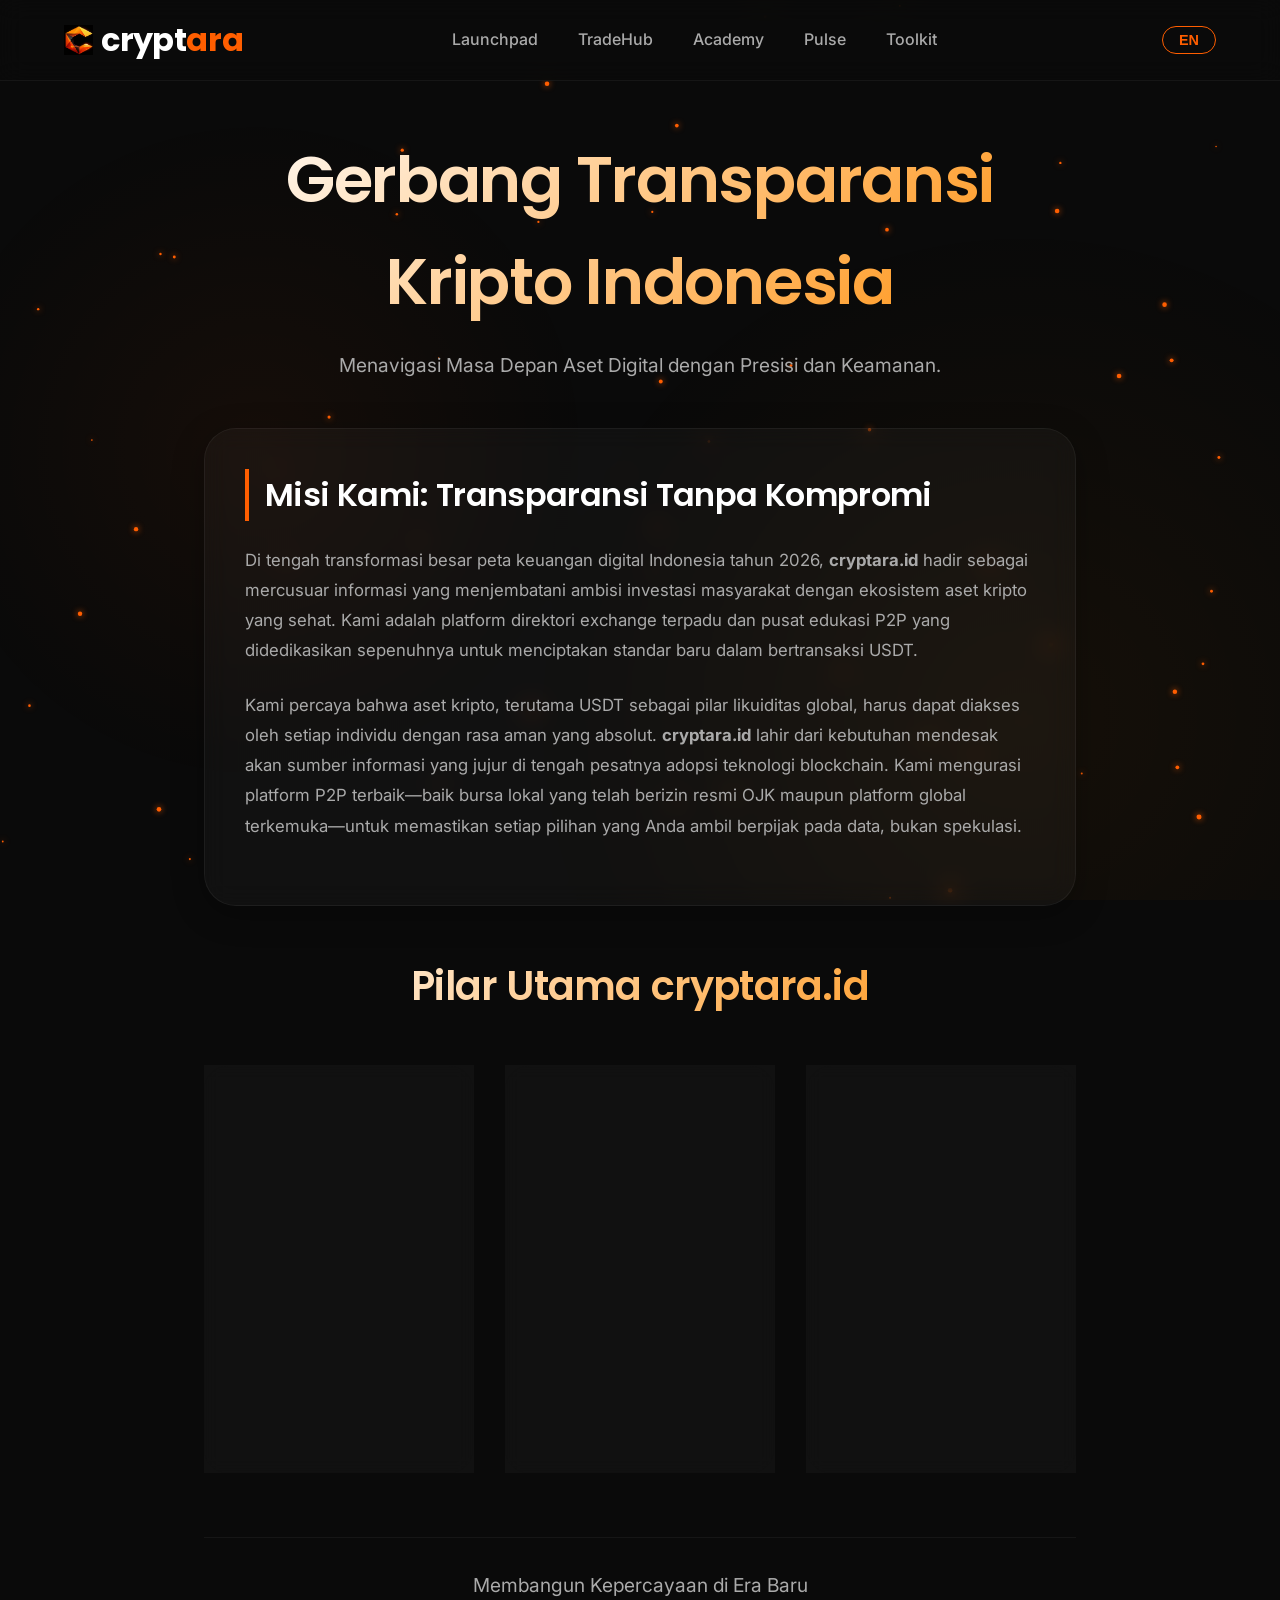
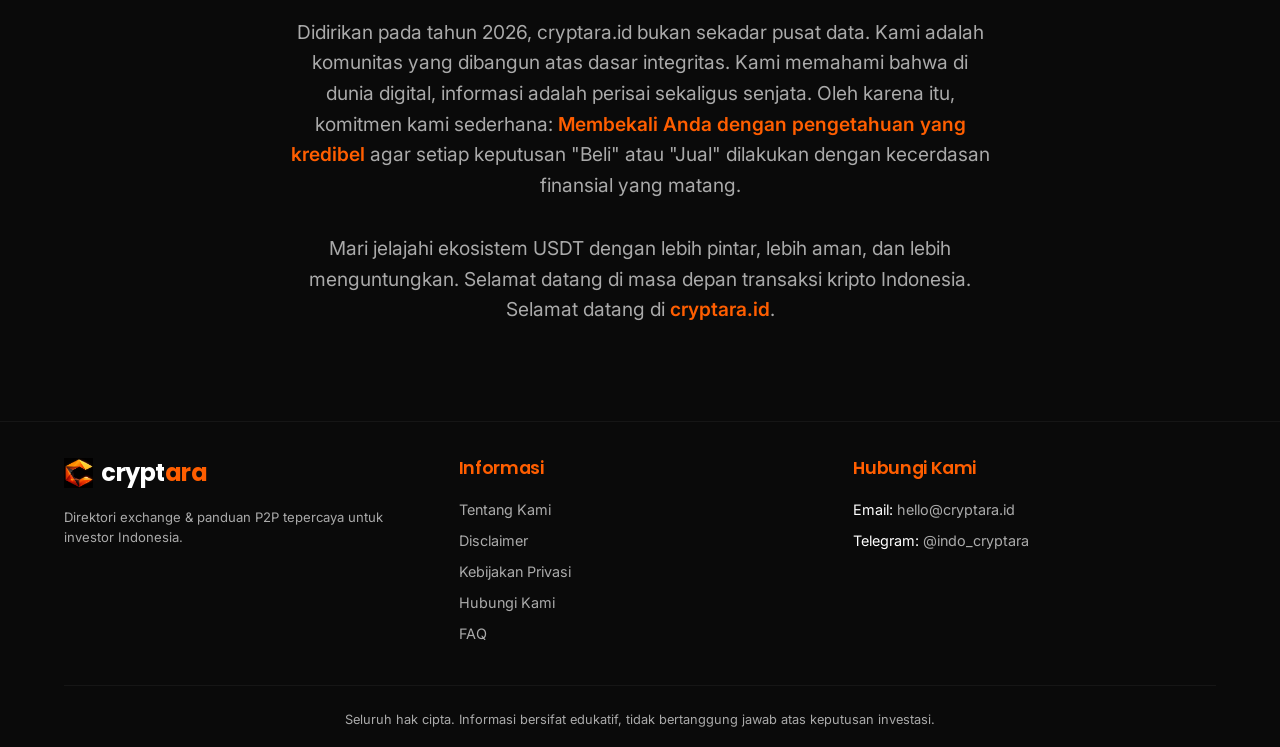
<file: about.html>
<!DOCTYPE html>
<html lang="id">
<head>
    <script src="translations.js" defer></script>
    <meta charset="UTF-8">
    <meta name="viewport" content="width=device-width, initial-scale=1.0">
    <title>Tentang Kami - cryptara.id</title>
    <link rel="icon" type="image/png" href="images/cryptara-logo-square.png">
    <link rel="stylesheet" href="base.css">
    <link rel="stylesheet" href="style.css">
    <link href="https://fonts.googleapis.com/css2?family=Inter:wght@400;500;600;700&family=Poppins:wght@600;700&display=swap" rel="stylesheet">
    <link rel="stylesheet" href="https://cdnjs.cloudflare.com/ajax/libs/font-awesome/6.5.1/css/all.min.css">
    <style>
        /* ===== PAGE SPECIFIC STYLES ===== */
        .about-container {
            max-width: 1000px;
            margin: 3rem auto;
            padding: 0 5%;
        }

        .about-hero {
            text-align: center;
            margin-bottom: 3rem;
        }

        .about-hero h1 {
            font-size: clamp(2.5rem, 8vw, 4rem);
            margin-bottom: 1rem;
        }

        .about-hero .subheadline {
            font-size: 1.2rem;
            color: var(--text-secondary);
            max-width: 700px;
            margin: 0 auto;
            line-height: 1.6;
        }

        .mission-card {
            background: var(--glass-bg);
            backdrop-filter: blur(12px);
            border: 1px solid var(--glass-border);
            border-radius: 32px;
            padding: 2.5rem;
            margin-bottom: 3rem;
            box-shadow: 0 8px 32px rgba(0,0,0,0.3);
        }

        .mission-card h2 {
            font-size: 2rem;
            text-align: left;
            margin-bottom: 1.5rem;
            border-left: 4px solid var(--accent-orange);
            padding-left: 1rem;
        }

        .mission-card p {
            color: var(--text-secondary);
            line-height: 1.8;
            font-size: 1.05rem;
            margin-bottom: 1.5rem;
        }

        .pillars-grid {
            display: grid;
            grid-template-columns: repeat(3, 1fr);
            gap: 2rem;
            margin: 3rem 0;
        }

        .pillar-item {
            background: var(--glass-bg);
            backdrop-filter: blur(8px);
            border: 1px solid var(--glass-border);
            border-radius: 24px;
            padding: 2rem 1.5rem;
            transition: 0.3s;
        }

        .pillar-item:hover {
            border-color: var(--accent-orange);
            box-shadow: var(--shadow-glow);
        }

        .pillar-icon {
            font-size: 2rem;
            margin-bottom: 1rem;
            color: var(--accent-orange);
        }

        .pillar-item h3 {
            font-size: 1.3rem;
            margin-bottom: 0.8rem;
            color: var(--text-primary);
        }

        .pillar-item p {
            color: var(--text-secondary);
            font-size: 0.95rem;
            line-height: 1.6;
        }

        .closing-statement {
            text-align: center;
            margin-top: 4rem;
            padding: 2rem;
            border-top: 1px solid var(--glass-border);
        }

        .closing-statement p {
            font-size: 1.2rem;
            color: var(--text-secondary);
            max-width: 700px;
            margin: 0 auto 1rem;
        }

        .closing-statement .highlight {
            color: var(--accent-orange);
            font-weight: 600;
        }

        @media (max-width: 800px) {
            .pillars-grid {
                grid-template-columns: 1fr;
            }
        }
    </style>
</head>
<body>
    <canvas id="particleCanvas"></canvas>

    <nav class="navbar">
        <a href="index.html" class="logo">
            <img src="images/cryptara-logo-square.png" alt="Cryptara" class="logo-img" onerror="this.style.display='none'; this.nextElementSibling.style.display='inline-block';">
            <span class="logo-text">crypt<span>ara</span></span>
        </a>
        <div class="nav-links">
            <a href="launchpad.html" data-i18n="nav.launchpad">Launchpad</a>
            <a href="exchange.html" data-i18n="nav.tradehub">TradeHub</a>
            <a href="learn.html" data-i18n="nav.academy">Academy</a>
            <a href="market.html" data-i18n="nav.pulse">Pulse</a>
            <a href="toolkit.html" data-i18n="nav.toolkit">Toolkit</a>
        </div>
        <button class="lang-btn" id="langToggle">EN</button>
        <div class="hamburger">☰</div>
    </nav>

    <section class="about-container">
        <div class="about-hero">
            <h1 class="gradient-title" data-i18n="about.title">Gerbang Transparansi Kripto Indonesia</h1>
            <p class="subheadline" data-i18n="about.subtitle">Menavigasi Masa Depan Aset Digital dengan Presisi dan Keamanan.</p>
        </div>

        <div class="mission-card">
            <h2 data-i18n="about.mission.title">Misi Kami: Transparansi Tanpa Kompromi</h2>
            <p data-i18n="about.mission.desc1" data-i18n-html="true">Di tengah transformasi besar peta keuangan digital Indonesia tahun 2026, <strong class="highlight">cryptara.id</strong> hadir sebagai mercusuar informasi yang menjembatani ambisi investasi masyarakat dengan ekosistem aset kripto yang sehat. Kami adalah platform direktori exchange terpadu dan pusat edukasi P2P yang didedikasikan sepenuhnya untuk menciptakan standar baru dalam bertransaksi USDT.</p>
            <p data-i18n="about.mission.desc2" data-i18n-html="true">Kami percaya bahwa aset kripto, terutama USDT sebagai pilar likuiditas global, harus dapat diakses oleh setiap individu dengan rasa aman yang absolut. <strong>cryptara.id</strong> lahir dari kebutuhan mendesak akan sumber informasi yang jujur di tengah pesatnya adopsi teknologi blockchain. Kami mengurasi platform P2P terbaik—baik bursa lokal yang telah berizin resmi OJK maupun platform global terkemuka—untuk memastikan setiap pilihan yang Anda ambil berpijak pada data, bukan spekulasi.</p>
        </div>

        <h2 class="gradient-title" style="margin-bottom: 2rem;" data-i18n="about.pillars.title">Pilar Utama cryptara.id</h2>
        <div class="pillars-grid">
            <div class="pillar-item">
                <div class="pillar-icon"><i class="fas fa-clipboard-list"></i></div>
                <h3 data-i18n="about.pillars.item1.title">Kurasi Exchange Terpercaya</h3>
                <p data-i18n="about.pillars.item1.desc">Kami menyajikan direktori mendalam mengenai platform yang mematuhi regulasi ketat tahun 2026, membantu Anda membedakan mana entitas yang memiliki legalitas penuh dan mana yang berisiko.</p>
            </div>
            <div class="pillar-item">
                <div class="pillar-icon"><i class="fas fa-book-open"></i></div>
                <h3 data-i18n="about.pillars.item2.title">Pusat Edukasi P2P Strategis</h3>
                <p data-i18n="about.pillars.item2.desc">Dari pengenalan dasar bagi pemula hingga strategi arbitrase dan manajemen risiko bagi trader mahir, materi kami disusun secara taktis dan mudah dipahami.</p>
            </div>
            <div class="pillar-item">
                <div class="pillar-icon"><i class="fas fa-chart-bar"></i></div>
                <h3 data-i18n="about.pillars.item3.title">Data Real-Time & Navigasi Pajak</h3>
                <p data-i18n="about.pillars.item3.desc">Di era regulasi baru ini, kami menghadirkan transparansi harga serta panduan kepatuhan pajak bagi pengguna P2P, sehingga aktivitas finansial Anda tetap selaras dengan hukum yang berlaku di Indonesia.</p>
            </div>
        </div>

        <div class="closing-statement">
            <p data-i18n="about.closing.tagline">Membangun Kepercayaan di Era Baru</p>
            <p data-i18n="about.closing.desc1" data-i18n-html="true">Didirikan pada tahun 2026, cryptara.id bukan sekadar pusat data. Kami adalah komunitas yang dibangun atas dasar integritas. Kami memahami bahwa di dunia digital, informasi adalah perisai sekaligus senjata. Oleh karena itu, komitmen kami sederhana: <span class="highlight">Membekali Anda dengan pengetahuan yang kredibel</span> agar setiap keputusan "Beli" atau "Jual" dilakukan dengan kecerdasan finansial yang matang.</p>
            <p style="margin-top: 2rem;" data-i18n="about.closing.desc2" data-i18n-html="true">Mari jelajahi ekosistem USDT dengan lebih pintar, lebih aman, dan lebih menguntungkan. Selamat datang di masa depan transaksi kripto Indonesia. Selamat datang di <span class="highlight">cryptara.id</span>.</p>
        </div>
    </section>

    <footer class="footer">
        <div class="footer-container">
            <div class="footer-col">
                <a href="index.html" class="footer-logo">
                    <img src="images/cryptara-logo-square.png" alt="Cryptara" class="footer-logo-img" onerror="this.style.display='none'; this.nextElementSibling.style.display='inline-block';">
                    <span class="footer-logo-text">crypt<span>ara</span></span>
                </a>
                <p class="footer-tagline" data-i18n="footer.tagline">Direktori exchange & panduan P2P tepercaya untuk investor Indonesia.</p>
            </div>
            <div class="footer-col">
                <h4 data-i18n="footer.info">Informasi</h4>
                <ul>
                    <li><a href="about.html" data-i18n="footer.about">Tentang Kami</a></li>
                    <li><a href="disclaimer.html" data-i18n="footer.disclaimer">Disclaimer</a></li>
                    <li><a href="privacy.html" data-i18n="footer.privacy">Kebijakan Privasi</a></li>
                    <li><a href="hubungikami.html" data-i18n="footer.contact">Hubungi Kami</a></li>
                    <li><a href="faq.html" data-i18n="footer.faq">FAQ</a></li>
                </ul>
            </div>
            <div class="footer-col">
                <h4 data-i18n="footer.contact">Kontak</h4>
                <ul>
                    <li>Email: <a href="mailto:hello@cryptara.id">hello@cryptara.id</a></li>
                    <li>Telegram: <a href="https://t.me/indo_cryptara">@indo_cryptara</a></li>
                </ul>
            </div>
        </div>
        <div class="footer-bottom">
            <p data-i18n="footer.copyright">© 2026 cryptara.id. Seluruh hak cipta. Informasi bersifat edukatif, tidak bertanggung jawab atas keputusan investasi.</p>
        </div>
    </footer>

    <script>
        // ==================== PARTICLE CANVAS ====================
        function initParticles() {
            const canvas = document.getElementById('particleCanvas');
            if (!canvas) return;
            const ctx = canvas.getContext('2d');
            let width, height;
            let particles = [];

            function resize() {
                width = window.innerWidth;
                height = window.innerHeight;
                canvas.width = width;
                canvas.height = height;
                initParticlesArray();
            }

            function initParticlesArray() {
                particles = [];
                for (let i = 0; i < 60; i++) {
                    particles.push({
                        x: Math.random() * width,
                        y: Math.random() * height,
                        vx: (Math.random() - 0.5) * 0.2,
                        vy: (Math.random() - 0.5) * 0.2,
                        size: Math.random() * 2 + 0.5,
                    });
                }
            }

            function draw() {
                ctx.clearRect(0, 0, width, height);
                ctx.fillStyle = '#FF5E00';
                ctx.shadowColor = '#FF5E00';
                ctx.shadowBlur = 6;

                particles.forEach(p => {
                    ctx.beginPath();
                    ctx.arc(p.x, p.y, p.size, 0, Math.PI * 2);
                    ctx.fill();
                    p.x += p.vx;
                    p.y += p.vy;
                    if (p.x < 0) p.x = width;
                    if (p.x > width) p.x = 0;
                    if (p.y < 0) p.y = height;
                    if (p.y > height) p.y = 0;
                });
                requestAnimationFrame(draw);
            }

            resize();
            window.addEventListener('resize', resize);
            draw();
        }

        document.addEventListener('DOMContentLoaded', function() {
            initParticles();
            // translations.js sudah auto-initialize, tidak perlu tambahan apa pun
        });
    </script>
</body>
</html>
</file>
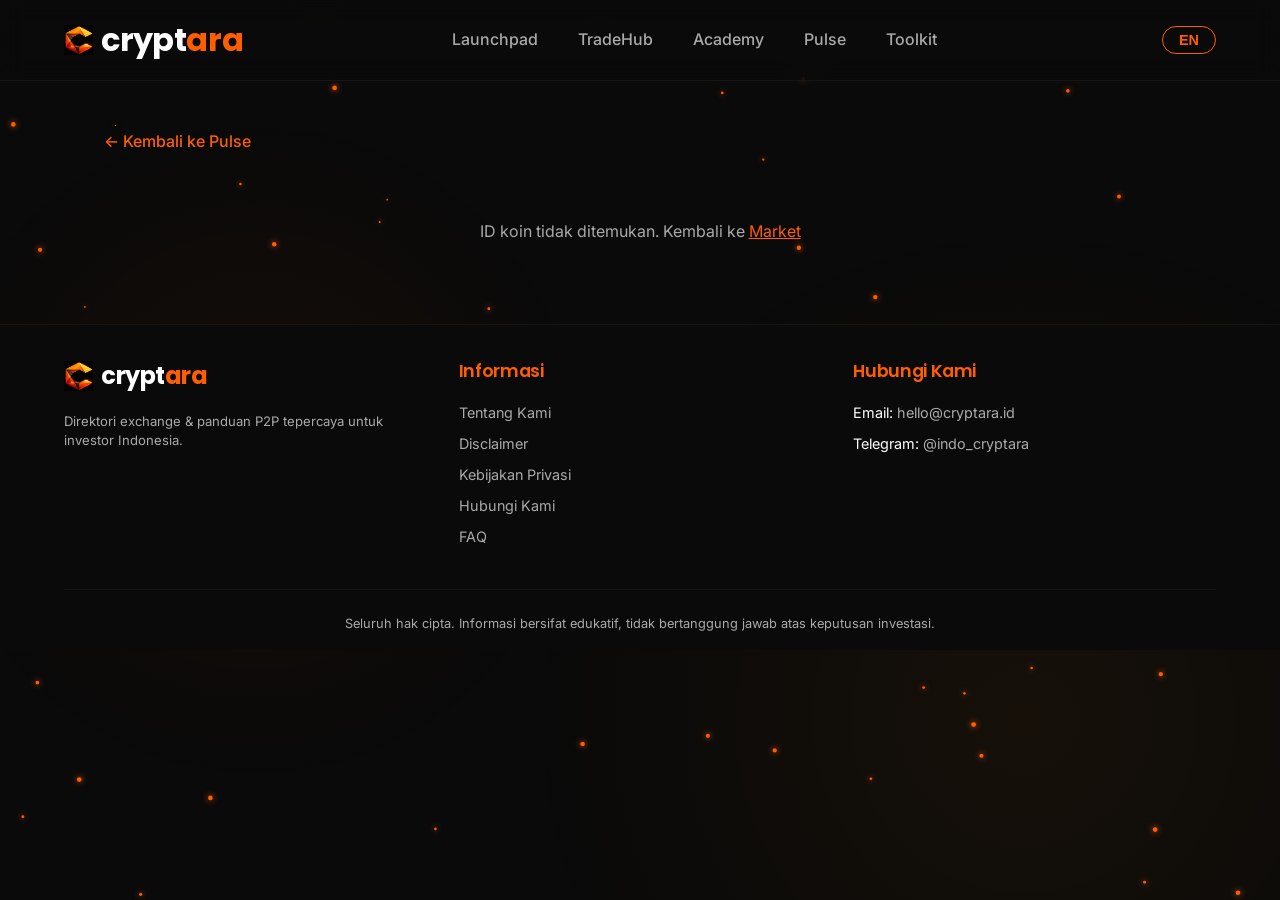
<file: coin.html>
<!DOCTYPE html>
<html lang="id">
<head>
    <script src="translations.js" defer></script>
    <meta charset="UTF-8">
    <meta name="viewport" content="width=device-width, initial-scale=1.0">
    <title>Detail Koin - cryptara.id</title>
    <link rel="icon" type="image/png" href="images/cryptara-logo-square.png">
    <link rel="stylesheet" href="base.css">
    <link href="https://fonts.googleapis.com/css2?family=Inter:wght@400;500;600;700&family=Poppins:wght@600;700&display=swap" rel="stylesheet">
    <style>
        /* ===== RESET & VARIABLES ===== */
        * {
            margin: 0;
            padding: 0;
            box-sizing: border-box;
        }
        :root {
            --bg-primary: #0A0A0A;
            --bg-secondary: #111111;
            --text-primary: #FFFFFF;
            --text-secondary: #AAAAAA;
            --accent-orange: #FF5E00;
            --accent-orange-light: #FF8A00;
            --glass-bg: rgba(255, 255, 255, 0.03);
            --glass-border: rgba(255, 255, 255, 0.05);
            --shadow-glow: 0 0 15px var(--accent-orange);
            --font-main: 'Inter', sans-serif;
            --font-display: 'Poppins', sans-serif;
        }

        body {
            background-color: var(--bg-primary);
            color: var(--text-primary);
            font-family: var(--font-main);
            line-height: 1.6;
            overflow-x: hidden;
            position: relative;
            min-height: 100vh;
        }

        body::before {
            content: '';
            position: fixed;
            top: 0;
            left: 0;
            width: 100%;
            height: 100%;
            background: radial-gradient(circle at 20% 50%, rgba(255,94,0,0.05) 0%, transparent 30%),
                        radial-gradient(circle at 80% 80%, rgba(255,138,0,0.05) 0%, transparent 40%);
            pointer-events: none;
            z-index: -2;
            animation: moveGradient 20s ease infinite alternate;
        }

        @keyframes moveGradient {
            0% { background-position: 0% 0%; }
            100% { background-position: 100% 100%; }
        }

        #particleCanvas {
            position: fixed;
            top: 0;
            left: 0;
            width: 100%;
            height: 100%;
            z-index: -1;
            pointer-events: none;
        }

        h1, h2, h3, h4 {
            font-family: var(--font-display);
            font-weight: 600;
            letter-spacing: -0.02em;
        }

        h1 { font-size: clamp(2rem, 6vw, 3.5rem); }
        h2 { font-size: clamp(1.8rem, 5vw, 2.5rem); margin-bottom: 2rem; text-align: center; }
        h3 { font-size: 1.3rem; }

        .gradient-title {
            font-family: var(--font-display);
            background: linear-gradient(135deg, #fff, var(--accent-orange-light));
            -webkit-background-clip: text;
            -webkit-text-fill-color: transparent;
            background-clip: text;
            margin-bottom: 1.5rem;
            text-align: center;
        }

        .glass-card {
            background: var(--glass-bg);
            backdrop-filter: blur(12px);
            -webkit-backdrop-filter: blur(12px);
            border: 1px solid var(--glass-border);
            border-radius: 24px;
            transition: all 0.3s ease;
        }

        .glass-card:hover {
            border-color: var(--accent-orange);
            box-shadow: var(--shadow-glow);
        }

        .navbar {
            position: sticky;
            top: 0;
            z-index: 1000;
            padding: 1.2rem 5%;
            display: flex;
            justify-content: space-between;
            align-items: center;
            background: rgba(10, 10, 10, 0.8);
            backdrop-filter: blur(12px);
            border-bottom: 1px solid var(--glass-border);
        }

        .logo {
            display: flex;
            align-items: center;
            gap: 8px;
            text-decoration: none;
            font-family: var(--font-display);
            font-size: 2rem;
            font-weight: 700;
            color: var(--text-primary);
            letter-spacing: -0.02em;
        }

        .logo-img {
            height: 30px;
            width: auto;
            object-fit: contain;
        }

        .logo-text {
            display: inline-block;
            line-height: 1;
        }

        .logo-text span {
            color: var(--accent-orange);
            letter-spacing: normal;
            word-spacing: normal;
        }

        .nav-links {
            display: flex;
            gap: 2.5rem;
        }

        .nav-links a {
            text-decoration: none;
            color: var(--text-secondary);
            font-weight: 500;
            transition: color 0.3s;
            position: relative;
            padding: 0.5rem 0;
        }

        .nav-links a::after {
            content: '';
            position: absolute;
            bottom: 0;
            left: 0;
            width: 0;
            height: 2px;
            background: var(--accent-orange);
            transition: width 0.3s ease;
            box-shadow: 0 0 8px var(--accent-orange);
        }

        .nav-links a:hover {
            color: var(--text-primary);
        }

        .nav-links a:hover::after {
            width: 100%;
        }

        .lang-btn {
            margin-left: 1rem;
            padding: 0.3rem 1rem;
            border-radius: 30px;
            background: transparent;
            border: 1px solid var(--accent-orange);
            color: var(--accent-orange);
            font-size: 0.9rem;
            font-weight: 600;
            cursor: pointer;
            transition: 0.3s;
        }

        .lang-btn:hover {
            background: var(--accent-orange);
            color: black;
            box-shadow: var(--shadow-glow);
        }

        .hamburger {
            display: none;
        }

        .coin-header {
            display: flex;
            align-items: center;
            gap: 1.5rem;
            margin-bottom: 2rem;
            flex-wrap: wrap;
        }

        .coin-icon {
            width: 80px;
            height: 80px;
            border-radius: 50%;
            background: rgba(255,94,0,0.2);
            border: 2px solid var(--accent-orange);
            display: flex;
            align-items: center;
            justify-content: center;
            font-size: 2rem;
            font-weight: bold;
            color: var(--accent-orange);
            overflow: hidden;
        }

        .coin-icon img {
            width: 100%;
            height: 100%;
            object-fit: contain;
        }

        .coin-title h1 {
            margin-bottom: 0.3rem;
        }

        .coin-symbol {
            color: var(--text-secondary);
            font-size: 1.2rem;
        }

        .coin-rank {
            background: var(--accent-orange);
            color: black;
            padding: 0.3rem 1rem;
            border-radius: 30px;
            font-weight: 600;
            font-size: 0.9rem;
        }

        .coin-price-large {
            font-size: 3rem;
            font-weight: 700;
            color: var(--text-primary);
            margin: 1rem 0;
        }

        .coin-price-change {
            font-size: 1.2rem;
            margin-bottom: 2rem;
        }

        .stats-grid {
            display: grid;
            grid-template-columns: repeat(3, 1fr);
            gap: 1.5rem;
            margin: 2rem 0;
        }

        .stat-box {
            background: var(--glass-bg);
            backdrop-filter: blur(8px);
            border: 1px solid var(--glass-border);
            border-radius: 20px;
            padding: 1.5rem;
            text-align: center;
            transition: transform 0.2s, box-shadow 0.2s;
        }

        .stat-box:hover {
            transform: translateY(-4px);
            box-shadow: 0 10px 25px rgba(0,0,0,0.3);
            border-color: var(--accent-orange);
        }

        .stat-label {
            color: var(--text-secondary);
            font-size: 0.9rem;
            margin-bottom: 0.5rem;
            text-transform: uppercase;
        }

        .stat-value {
            font-size: 1.3rem;
            font-weight: 600;
            color: var(--text-primary);
            word-break: break-word;
        }

        .supply-grid {
            display: grid;
            grid-template-columns: repeat(3, 1fr);
            gap: 1rem;
            margin-top: 1rem;
        }

        .social-grid {
            display: grid;
            grid-template-columns: repeat(2, 1fr);
            gap: 1.5rem;
            margin: 2rem 0;
        }

        .market-table {
            width: 100%;
            margin-top: 1rem;
            border-collapse: collapse;
        }

        .market-table th {
            text-align: left;
            color: var(--text-secondary);
            font-weight: 500;
            font-size: 0.8rem;
            padding: 0.5rem;
            border-bottom: 1px solid var(--glass-border);
        }

        .market-table td {
            padding: 0.8rem 0.5rem;
            border-bottom: 1px solid var(--glass-border);
        }

        .market-table tr:last-child td {
            border-bottom: none;
        }

        .market-table td:nth-child(2),
        .market-table td:nth-child(3),
        .market-table td:nth-child(4) {
            text-align: right;
        }

        .market-name {
            color: var(--accent-orange);
            text-decoration: none;
        }

        .market-name:hover {
            text-decoration: underline;
        }

        .back-button {
            display: inline-block;
            margin-bottom: 2rem;
            color: var(--accent-orange);
            text-decoration: none;
            font-weight: 500;
            transition: transform 0.2s;
        }

        .back-button:hover {
            text-decoration: underline;
            transform: translateX(-2px);
        }

        .chart-container {
            margin-top: 3rem;
            padding: 1.5rem;
            background: var(--glass-bg);
            backdrop-filter: blur(8px);
            border: 1px solid var(--glass-border);
            border-radius: 24px;
        }

        #tradingview_chart {
            height: 500px;
            width: 100%;
            border-radius: 12px;
            overflow: hidden;
        }

        @media (max-width: 600px) {
            .stats-grid, .social-grid {
                grid-template-columns: 1fr;
            }
            .supply-grid {
                grid-template-columns: 1fr;
            }
            .coin-header {
                flex-direction: column;
                text-align: center;
            }
        }

        footer {
            background: var(--bg-primary);
            padding: 2rem 5% 1rem;
            border-top: 1px solid var(--glass-border);
            font-size: 0.9rem;
        }

        .footer-container {
            display: grid;
            grid-template-columns: repeat(3, 1fr);
            gap: 2rem;
            max-width: 1200px;
            margin: 0 auto;
            padding-bottom: 2rem;
        }

        .footer-col h4 {
            font-family: var(--font-display);
            font-size: 1.1rem;
            margin-bottom: 1rem;
            color: var(--accent-orange);
        }

        .footer-col ul {
            list-style: none;
            padding: 0;
        }

        .footer-col ul li {
            margin-bottom: 0.5rem;
        }

        .footer-col ul li a {
            color: var(--text-secondary);
            text-decoration: none;
            transition: color 0.2s;
        }

        .footer-col ul li a:hover {
            color: var(--accent-orange);
        }

        .footer-logo {
            display: flex;
            align-items: center;
            gap: 8px;
            text-decoration: none;
            margin-bottom: 1rem;
        }

        .footer-logo-img {
            height: 30px;
            width: auto;
        }

        .footer-logo-text {
            font-family: var(--font-display);
            font-size: 1.5rem;
            font-weight: 700;
            color: var(--text-primary);
            letter-spacing: -0.02em;
        }

        .footer-logo-text span {
            color: var(--accent-orange);
        }

        .footer-tagline {
            color: var(--text-secondary);
            line-height: 1.5;
        }

        .footer-bottom {
            text-align: center;
            padding-top: 1.5rem;
            border-top: 1px solid var(--glass-border);
            color: var(--text-secondary);
            font-size: 0.8rem;
        }

        @media (max-width: 768px) {
            .footer-container { grid-template-columns: 1fr; gap: 1.5rem; }
            .nav-links { display: none; }
            .hamburger { display: block; color: var(--text-primary); font-size: 1.5rem; }
        }

        .loading {
            padding: 2rem;
            text-align: center;
            color: var(--text-secondary);
        }
    </style>
</head>
<body>
    <canvas id="particleCanvas"></canvas>

    <nav class="navbar">
        <a href="index.html" class="logo">
            <img src="images/cryptara-logo-square.png" alt="Cryptara" class="logo-img" onerror="this.style.display='none'; this.nextElementSibling.style.display='inline-block';">
            <span class="logo-text">crypt<span>ara</span></span>
        </a>
        <div class="nav-links">
            <a href="launchpad.html" data-i18n="nav.launchpad">Launchpad</a>
            <a href="exchange.html" data-i18n="nav.tradehub">TradeHub</a>
            <a href="learn.html" data-i18n="nav.academy">Academy</a>
            <a href="market.html" data-i18n="nav.pulse">Pulse</a>
            <a href="toolkit.html" data-i18n="nav.toolkit">Toolkit</a>
        </div>
        <button class="lang-btn" id="langToggle">EN</button>
        <div class="hamburger">☰</div>
    </nav>

    <section style="padding: 3rem 5%; max-width: 1200px; margin: 0 auto;">
        <a href="market.html" class="back-button" id="back-button" data-i18n="common.backToPulse">← Kembali ke Pulse</a>
        
        <div id="loading" class="loading" style="display: block;" data-i18n="common.loading">Memuat data koin...</div>
        
        <div id="coin-content" style="display: none;">
            <div class="coin-header">
                <div class="coin-icon" id="coin-icon"></div>
                <div class="coin-title">
                    <h1 id="coin-name" class="gradient-title" style="font-size: 2.5rem; text-align: left; margin-bottom: 0;">Bitcoin</h1>
                    <div class="coin-symbol" id="coin-symbol">BTC</div>
                </div>
                <div class="coin-rank" id="coin-rank">Rank #1</div>
            </div>
            
            <div class="coin-price-large" id="coin-price">$0</div>
            <div class="coin-price-change" id="coin-change"></div>
            
            <h2 class="gradient-title" style="font-size: 1.8rem; text-align: left;" data-i18n="coin.marketStats">Statistik Pasar</h2>
            <div class="stats-grid">
                <div class="stat-box">
                    <div class="stat-label" data-i18n="common.marketCap">Market Cap</div>
                    <div class="stat-value" id="market-cap">$0</div>
                </div>
                <div class="stat-box">
                    <div class="stat-label" data-i18n="common.volume24h">Volume 24 Jam</div>
                    <div class="stat-value" id="volume-24h">$0</div>
                </div>
                <div class="stat-box">
                    <div class="stat-label" data-i18n="common.volumeNative">Volume (Native)</div>
                    <div class="stat-value" id="volume-native">0</div>
                </div>
            </div>
            
            <h2 class="gradient-title" style="font-size: 1.8rem; text-align: left;" data-i18n="coin.supply">Supply</h2>
            <div class="supply-grid">
                <div class="stat-box">
                    <div class="stat-label" data-i18n="common.circulatingSupply">Circulating Supply</div>
                    <div class="stat-value" id="circ-supply">0</div>
                </div>
                <div class="stat-box">
                    <div class="stat-label" data-i18n="common.totalSupply">Total Supply</div>
                    <div class="stat-value" id="total-supply">0</div>
                </div>
                <div class="stat-box">
                    <div class="stat-label" data-i18n="common.maxSupply">Max Supply</div>
                    <div class="stat-value" id="max-supply">0</div>
                </div>
            </div>
            
            <h2 class="gradient-title" style="font-size: 1.8rem; text-align: left;" data-i18n="coin.socialMedia">Social Media</h2>
            <div class="social-grid">
                <div class="stat-box">
                    <div class="stat-label" data-i18n="common.redditSubs">Reddit Subscribers</div>
                    <div class="stat-value" id="reddit-subs">Memuat...</div>
                </div>
                <div class="stat-box">
                    <div class="stat-label" data-i18n="common.twitterFollowers">Twitter Followers</div>
                    <div class="stat-value" id="twitter-followers">Memuat...</div>
                </div>
            </div>
            
            <div style="margin-top: 2rem; padding: 1.5rem; background: var(--glass-bg); border-radius: 20px;">
                <h3 class="gradient-title" style="font-size: 1.5rem; text-align: left;" data-i18n="coin.priceInBTC">₿ Harga dalam BTC</h3>
                <div style="font-size: 1.2rem; color: var(--accent-orange);" id="price-btc">0 BTC</div>
            </div>
            
            <h2 class="gradient-title" style="font-size: 1.8rem; text-align: left;" data-i18n="coin.topMarkets">Top Markets</h2>
            <div class="market-container glass-card" style="padding: 1.5rem;">
                <div id="markets-list">
                    <div class="loading" data-i18n="common.loading">Memuat data market...</div>
                </div>
            </div>
            
            <h2 class="gradient-title" style="font-size: 1.8rem; text-align: left;" data-i18n="coin.technicalAnalysis">Analisis Teknikal</h2>
            <div class="chart-container">
                <div id="tradingview_chart"></div>
            </div>
        </div>
    </section>

    <footer class="footer">
        <div class="footer-container">
            <div class="footer-col">
                <a href="index.html" class="footer-logo">
                    <img src="images/cryptara-logo-square.png" alt="Cryptara" class="footer-logo-img" onerror="this.style.display='none'; this.nextElementSibling.style.display='inline-block';">
                    <span class="footer-logo-text">crypt<span>ara</span></span>
                </a>
                <p class="footer-tagline" data-i18n="footer.tagline">Direktori exchange & panduan P2P tepercaya untuk investor Indonesia.</p>
            </div>
            <div class="footer-col">
                <h4 data-i18n="footer.info">Informasi</h4>
                <ul>
                    <li><a href="about.html" data-i18n="footer.about">Tentang Kami</a></li>
                    <li><a href="disclaimer.html" data-i18n="footer.disclaimer">Disclaimer</a></li>
                    <li><a href="privacy.html" data-i18n="footer.privacy">Kebijakan Privasi</a></li>
                    <li><a href="hubungikami.html" data-i18n="footer.contact">Hubungi Kami</a></li>
                    <li><a href="faq.html" data-i18n="footer.faq">FAQ</a></li>
                </ul>
            </div>
            <div class="footer-col">
                <h4 data-i18n="footer.contact">Kontak</h4>
                <ul>
                    <li>Email: <a href="mailto:hello@cryptara.id">hello@cryptara.id</a></li>
                    <li>Telegram: <a href="https://t.me/indo_cryptara">@indo_cryptara</a></li>
                </ul>
            </div>
        </div>
        <div class="footer-bottom">
            <p data-i18n="footer.copyright">© 2026 cryptara.id. Seluruh hak cipta. Informasi bersifat edukatif, tidak bertanggung jawab atas keputusan investasi.</p>
        </div>
    </footer>

    <script>
        // ==================== FUNGSI FORMAT ANGKA ====================
        function formatNumberID(num) {
            if (num === null || num === undefined) return "0";
            if (typeof num === 'string') num = parseFloat(num.replace(/\./g, ''));
            if (isNaN(num)) return "0";
            if (num >= 1e12) return (num / 1e12).toFixed(2) + " T";
            if (num >= 1e9) return (num / 1e9).toFixed(2) + " M";
            if (num >= 1e6) {
                const unit = (typeof currentLang !== 'undefined' && currentLang === 'en') ? " M" : " Jt";
                return (num / 1e6).toFixed(2) + unit;
            }
            return Math.round(num).toString().replace(/\B(?=(\d{3})+(?!\d))/g, ".");
        }

        function formatCurrencyUSD(num) {
            if (num === null || num === undefined) return "$0";
            return "$" + formatNumberID(num);
        }

        function formatNumber(num) {
            if (num === null || num === undefined) return "0";
            if (typeof num === 'string') num = parseFloat(num);
            return num.toLocaleString('id-ID');
        }

        // ==================== PARTICLE CANVAS ====================
        function initParticles() {
            const canvas = document.getElementById('particleCanvas');
            if (!canvas) return;
            const ctx = canvas.getContext('2d');
            let width, height;
            let particles = [];

            function resize() {
                width = window.innerWidth;
                height = window.innerHeight;
                canvas.width = width;
                canvas.height = height;
                initParticlesArray();
            }

            function initParticlesArray() {
                particles = [];
                for (let i = 0; i < 60; i++) {
                    particles.push({
                        x: Math.random() * width,
                        y: Math.random() * height,
                        vx: (Math.random() - 0.5) * 0.2,
                        vy: (Math.random() - 0.5) * 0.2,
                        size: Math.random() * 2 + 0.5,
                    });
                }
            }

            function draw() {
                ctx.clearRect(0, 0, width, height);
                ctx.fillStyle = '#FF5E00';
                ctx.shadowColor = '#FF5E00';
                ctx.shadowBlur = 6;

                particles.forEach(p => {
                    ctx.beginPath();
                    ctx.arc(p.x, p.y, p.size, 0, Math.PI * 2);
                    ctx.fill();

                    p.x += p.vx;
                    p.y += p.vy;

                    if (p.x < 0) p.x = width;
                    if (p.x > width) p.x = 0;
                    if (p.y < 0) p.y = height;
                    if (p.y > height) p.y = 0;
                });

                requestAnimationFrame(draw);
            }

            resize();
            window.addEventListener('resize', resize);
            draw();
        }

        // ==================== LOAD LOGO (MULTI-SOURCE) ====================
        const logoCache = {};

        async function loadCoinLogo(coin, containerId) {
            const iconElement = document.getElementById(containerId);
            if (!iconElement) return;

            const symbol = coin.symbol.toLowerCase();

            if (logoCache[symbol]) {
                const img = new Image();
                img.src = logoCache[symbol];
                img.alt = coin.name;
                img.style.width = '100%';
                img.style.height = '100%';
                img.style.objectFit = 'contain';
                iconElement.innerHTML = '';
                iconElement.appendChild(img);
                iconElement.style.background = 'transparent';
                return;
            }

            const coinGeckoMap = {
                'usdt': 'tether',
                'usdc': 'usd-coin',
                'busd': 'binance-usd',
                'dai': 'dai',
                'frax': 'frax',
                'lusd': 'liquity-usd',
                'pyusd': 'paypal-usd',
                'fdusd': 'first-digital-usd',
                'usds': 'usds',
                'usde': 'ethena',
                'rlusd': 'rlusd',
                'usd0': 'usd0',
                'btc': 'bitcoin',
                'eth': 'ethereum',
                'bnb': 'binancecoin',
                'sol': 'solana',
                'xrp': 'ripple',
                'ada': 'cardano',
                'doge': 'dogecoin',
                'trx': 'tron',
                'matic': 'matic-network',
                'link': 'chainlink',
                'ltc': 'litecoin'
            };

            const coinId = coinGeckoMap[symbol];
            if (!coinId) {
                fallbackToJsDelivr();
                return;
            }

            try {
                const response = await fetch(`https://api.coingecko.com/api/v3/coins/${coinId}`);
                if (!response.ok) throw new Error(`HTTP ${response.status}`);
                const data = await response.json();
                const logoUrl = data.image?.small || data.image?.thumb;
                if (logoUrl) {
                    logoCache[symbol] = logoUrl;
                    const img = new Image();
                    img.onload = () => {
                        iconElement.innerHTML = '';
                        iconElement.appendChild(img);
                        iconElement.style.background = 'transparent';
                    };
                    img.onerror = () => {
                        fallbackToJsDelivr();
                    };
                    img.src = logoUrl;
                    img.alt = coin.name;
                    img.style.width = '100%';
                    img.style.height = '100%';
                    img.style.objectFit = 'contain';
                } else {
                    fallbackToJsDelivr();
                }
            } catch (err) {
                console.warn('CoinGecko error:', err);
                fallbackToJsDelivr();
            }

            function fallbackToJsDelivr() {
                const fileNameMap = {
                    'usdt': 'tether',
                    'usdc': 'usd-coin',
                    'busd': 'binance-usd',
                    'dai': 'dai',
                    'frax': 'frax',
                    'lusd': 'liquity-usd',
                    'pyusd': 'paypal-usd',
                    'fdusd': 'first-digital-usd',
                    'usds': 'usds',
                    'usde': 'ethena',
                    'rlusd': 'rlusd',
                    'usd0': 'usd0',
                    'btc': 'bitcoin',
                    'eth': 'ethereum',
                    'bnb': 'binance-coin',
                    'sol': 'solana',
                    'xrp': 'xrp',
                    'ada': 'cardano',
                    'doge': 'dogecoin',
                    'trx': 'tron',
                    'matic': 'matic',
                    'link': 'chainlink',
                    'ltc': 'litecoin'
                };
                const fileName = fileNameMap[symbol] || symbol;
                const url = `https://cdn.jsdelivr.net/npm/cryptocurrency-icons@0.18.0/32@2x/icon/${fileName}.png`;

                const img = new Image();
                img.crossOrigin = 'anonymous';
                const timeout = setTimeout(() => {
                    fallbackToCryptoicons();
                }, 3000);
                img.onload = () => {
                    clearTimeout(timeout);
                    iconElement.innerHTML = '';
                    iconElement.appendChild(img);
                    iconElement.style.background = 'transparent';
                };
                img.onerror = () => {
                    clearTimeout(timeout);
                    fallbackToCryptoicons();
                };
                img.src = url;
                img.alt = coin.name;
                img.style.width = '100%';
                img.style.height = '100%';
                img.style.objectFit = 'contain';
            }

            function fallbackToCryptoicons() {
                const url = `https://cryptoicons.org/api/icon/${symbol}/80`;
                const img = new Image();
                img.crossOrigin = 'anonymous';
                const timeout = setTimeout(() => {
                    showInitial();
                }, 3000);
                img.onload = () => {
                    clearTimeout(timeout);
                    iconElement.innerHTML = '';
                    iconElement.appendChild(img);
                    iconElement.style.background = 'transparent';
                };
                img.onerror = () => {
                    clearTimeout(timeout);
                    showInitial();
                };
                img.src = url;
                img.alt = coin.name;
                img.style.width = '100%';
                img.style.height = '100%';
                img.style.objectFit = 'contain';
            }

            function showInitial() {
                iconElement.innerHTML = coin.symbol.charAt(0).toUpperCase();
                iconElement.style.display = 'flex';
                iconElement.style.alignItems = 'center';
                iconElement.style.justifyContent = 'center';
                iconElement.style.fontSize = '2rem';
                iconElement.style.fontWeight = 'bold';
                iconElement.style.background = 'linear-gradient(135deg, rgba(255,94,0,0.2), rgba(255,94,0,0.05))';
                iconElement.style.color = '#ff8a00';
                iconElement.style.borderRadius = '50%';
            }
        }

        // ==================== AMBIL ID DARI URL ====================
        function getCoinIdFromUrl() {
            const urlParams = new URLSearchParams(window.location.search);
            return urlParams.get('id') || urlParams.get('symbol');
        }

        // ==================== FETCH DENGAN TIMEOUT ====================
        async function fetchWithTimeout(url, timeout = 8000) {
            const controller = new AbortController();
            const id = setTimeout(() => controller.abort(), timeout);
            try {
                const response = await fetch(url, { signal: controller.signal });
                clearTimeout(id);
                return response;
            } catch (error) {
                clearTimeout(id);
                throw error;
            }
        }

        // ==================== FETCH DETAIL KOIN ====================
        async function fetchCoinDetails(coinId) {
            try {
                let response = await fetchWithTimeout(`https://api.coinlore.net/api/ticker/?id=${coinId}`);
                let data = await response.json();
                if (!data || data.length === 0) {
                    response = await fetchWithTimeout(`https://api.coinlore.net/api/ticker/?symbol=${coinId.toUpperCase()}`);
                    data = await response.json();
                }
                if (data && data.length > 0) {
                    const coin = data[0];
                    displayCoinDetails(coin);
                    fetchSocialStats(coin.id);
                    fetchMarkets(coin.id);
                    loadTradingViewChart(coin.symbol);
                } else {
                    showError('Koin tidak ditemukan');
                }
            } catch (error) {
                console.error('Gagal memuat detail koin:', error);
                showFallbackData(coinId);
            }
        }

        function showFallbackData(coinId) {
            document.getElementById('loading').style.display = 'none';
            document.getElementById('coin-content').style.display = 'block';

            const dummyCoin = {
                name: coinId.toUpperCase(),
                symbol: coinId.toUpperCase(),
                rank: 'N/A',
                price_usd: '0',
                percent_change_24h: '0',
                percent_change_1h: '0',
                percent_change_7d: '0',
                market_cap_usd: '0',
                volume24: '0',
                volume24_native: '0',
                csupply: '0',
                tsupply: null,
                msupply: null,
                price_btc: '0'
            };
            displayCoinDetails(dummyCoin);
            document.getElementById('reddit-subs').textContent = 'N/A';
            document.getElementById('twitter-followers').textContent = 'N/A';
            document.getElementById('markets-list').innerHTML = '<div class="loading">Data market tidak tersedia</div>';
        }

        async function fetchSocialStats(coinId) {
            try {
                const response = await fetchWithTimeout(`https://api.coinlore.net/api/coin/social_stats/?id=${coinId}`);
                const data = await response.json();
                if (data) {
                    document.getElementById('reddit-subs').textContent = data.reddit?.subscribers 
                        ? formatNumber(data.reddit.subscribers) : 'N/A';
                    document.getElementById('twitter-followers').textContent = data.twitter?.followers_count 
                        ? formatNumber(data.twitter.followers_count) : 'N/A';
                }
            } catch (error) {
                console.error('Gagal memuat social stats:', error);
                document.getElementById('reddit-subs').textContent = 'N/A';
                document.getElementById('twitter-followers').textContent = 'N/A';
            }
        }

        async function fetchMarkets(coinId) {
            try {
                const response = await fetchWithTimeout(`https://api.coinlore.net/api/coin/markets/?id=${coinId}`);
                const data = await response.json();
                if (data && data.length > 0) {
                    displayMarkets(data.slice(0, 10));
                } else {
                    document.getElementById('markets-list').innerHTML = '<div class="loading">Tidak ada data market</div>';
                }
            } catch (error) {
                console.error('Gagal memuat markets:', error);
                document.getElementById('markets-list').innerHTML = '<div class="loading">Gagal memuat data market</div>';
            }
        }

        function displayMarkets(markets) {
            let html = `
                <table class="market-table">
                    <thead> <th data-i18n="common.exchange">Exchange</th> <th data-i18n="common.pair">Pair</th> <th data-i18n="common.priceUSD">Price (USD)</th> <th data-i18n="common.volume">24h Volume</th> </thead>
                    <tbody>
            `;
            markets.forEach(market => {
                html += `
                    <tr>
                        <td><a href="https://${market.name}.com" target="_blank" class="market-name">${market.name}</a></td>
                        <td>${market.base}/${market.quote}</td>
                        <td>${formatCurrencyUSD(market.price_usd)}</td>
                        <td>${formatCurrencyUSD(market.volume_usd)}</td>
                    </tr>
                `;
            });
            html += '</tbody></table>';
            document.getElementById('markets-list').innerHTML = html;
        }

        function loadTradingViewChart(symbol) {
            const container = document.getElementById('tradingview_chart');
            if (!container) return;

            const script = document.createElement('script');
            script.src = 'https://s3.tradingview.com/tv.js';
            script.async = true;
            script.onload = function() {
                try {
                    new TradingView.widget({
                        "container_id": "tradingview_chart",
                        "symbol": `BINANCE:${symbol}USDT`,
                        "interval": "D",
                        "timezone": "Asia/Jakarta",
                        "theme": "dark",
                        "style": "1",
                        "locale": "id",
                        "toolbar_bg": "#0A0A0A",
                        "enable_publishing": false,
                        "hide_top_toolbar": false,
                        "save_image": true,
                        "backgroundColor": "#0A0A0A",
                        "gridColor": "#2A2A2A",
                        "studies": ["RSI@tv-basicstudies", "MACD@tv-basicstudies", "MASimple@tv-basicstudies"],
                        "show_popup_button": true,
                        "popup_width": "1000",
                        "popup_height": "650",
                        "height": 500,
                        "width": "100%",
                        "autosize": true
                    });
                } catch (e) {
                    container.innerHTML = '<div class="loading">Grafik tidak tersedia</div>';
                }
            };
            script.onerror = function() {
                container.innerHTML = '<div class="loading">Grafik tidak tersedia</div>';
            };
            document.head.appendChild(script);
        }

        function displayCoinDetails(coin) {
            document.getElementById('loading').style.display = 'none';
            document.getElementById('coin-content').style.display = 'block';
            document.title = `${coin.name} (${coin.symbol}) - cryptara.id`;

            loadCoinLogo(coin, 'coin-icon');

            document.getElementById('coin-name').textContent = coin.name;
            document.getElementById('coin-symbol').textContent = coin.symbol;
            document.getElementById('coin-rank').textContent = coin.rank ? `Rank #${coin.rank}` : 'Rank N/A';

            const price = parseFloat(coin.price_usd) || 0;
            const change = parseFloat(coin.percent_change_24h) || 0;
            const changeClass = change >= 0 ? 'market-change' : 'market-change negative';
            const changeSign = change >= 0 ? '▲' : '▼';

            document.getElementById('coin-price').textContent = formatCurrencyUSD(price);
            document.getElementById('coin-change').innerHTML = `
                <span class="${changeClass}">${changeSign} ${Math.abs(change).toFixed(2)}% (24 jam)</span>
                <span style="margin-left: 1rem; color: var(--text-secondary);">1h: ${coin.percent_change_1h || '0'}% | 7d: ${coin.percent_change_7d || '0'}%</span>
            `;

            document.getElementById('market-cap').textContent = formatCurrencyUSD(coin.market_cap_usd);
            document.getElementById('volume-24h').textContent = formatCurrencyUSD(coin.volume24);
            document.getElementById('volume-native').textContent = formatNumber(coin.volume24_native) + ' ' + coin.symbol;
            document.getElementById('circ-supply').textContent = formatNumber(coin.csupply) + ' ' + coin.symbol;
            document.getElementById('total-supply').textContent = coin.tsupply ? formatNumber(coin.tsupply) + ' ' + coin.symbol : '∞';
            document.getElementById('max-supply').textContent = coin.msupply ? formatNumber(coin.msupply) + ' ' + coin.symbol : '∞';

            const priceBtc = parseFloat(coin.price_btc) || 0;
            document.getElementById('price-btc').textContent = priceBtc.toFixed(8) + ' BTC';
        }

        function showError(message) {
            document.getElementById('loading').innerHTML = message;
        }

        // ==================== UPDATE BACK BUTTON HREF ====================
        function updateBackButtonHref() {
            const urlParams = new URLSearchParams(window.location.search);
            const from = urlParams.get('from');
            const backButton = document.getElementById('back-button');
            if (backButton) {
                if (from === 'launchpad') {
                    backButton.href = 'launchpad.html';
                } else {
                    backButton.href = 'market.html';
                }
            }
        }

        // ==================== INIT ====================
        document.addEventListener('DOMContentLoaded', function() {
            initParticles();

            // Setel href tombol kembali sesuai parameter from
            updateBackButtonHref();

            // Inisialisasi bahasa (translations.js sudah auto, tapi kita panggil lagi untuk memastikan)
            if (typeof setLanguage !== 'undefined' && typeof currentLang !== 'undefined') {
                setLanguage(currentLang);
            }

            const coinId = getCoinIdFromUrl();
            if (!coinId) {
                showError('ID koin tidak ditemukan. Kembali ke <a href="market.html" style="color: var(--accent-orange);">Market</a>');
                return;
            }
            fetchCoinDetails(coinId);
        });
    </script>
</body>
</html>
</file>
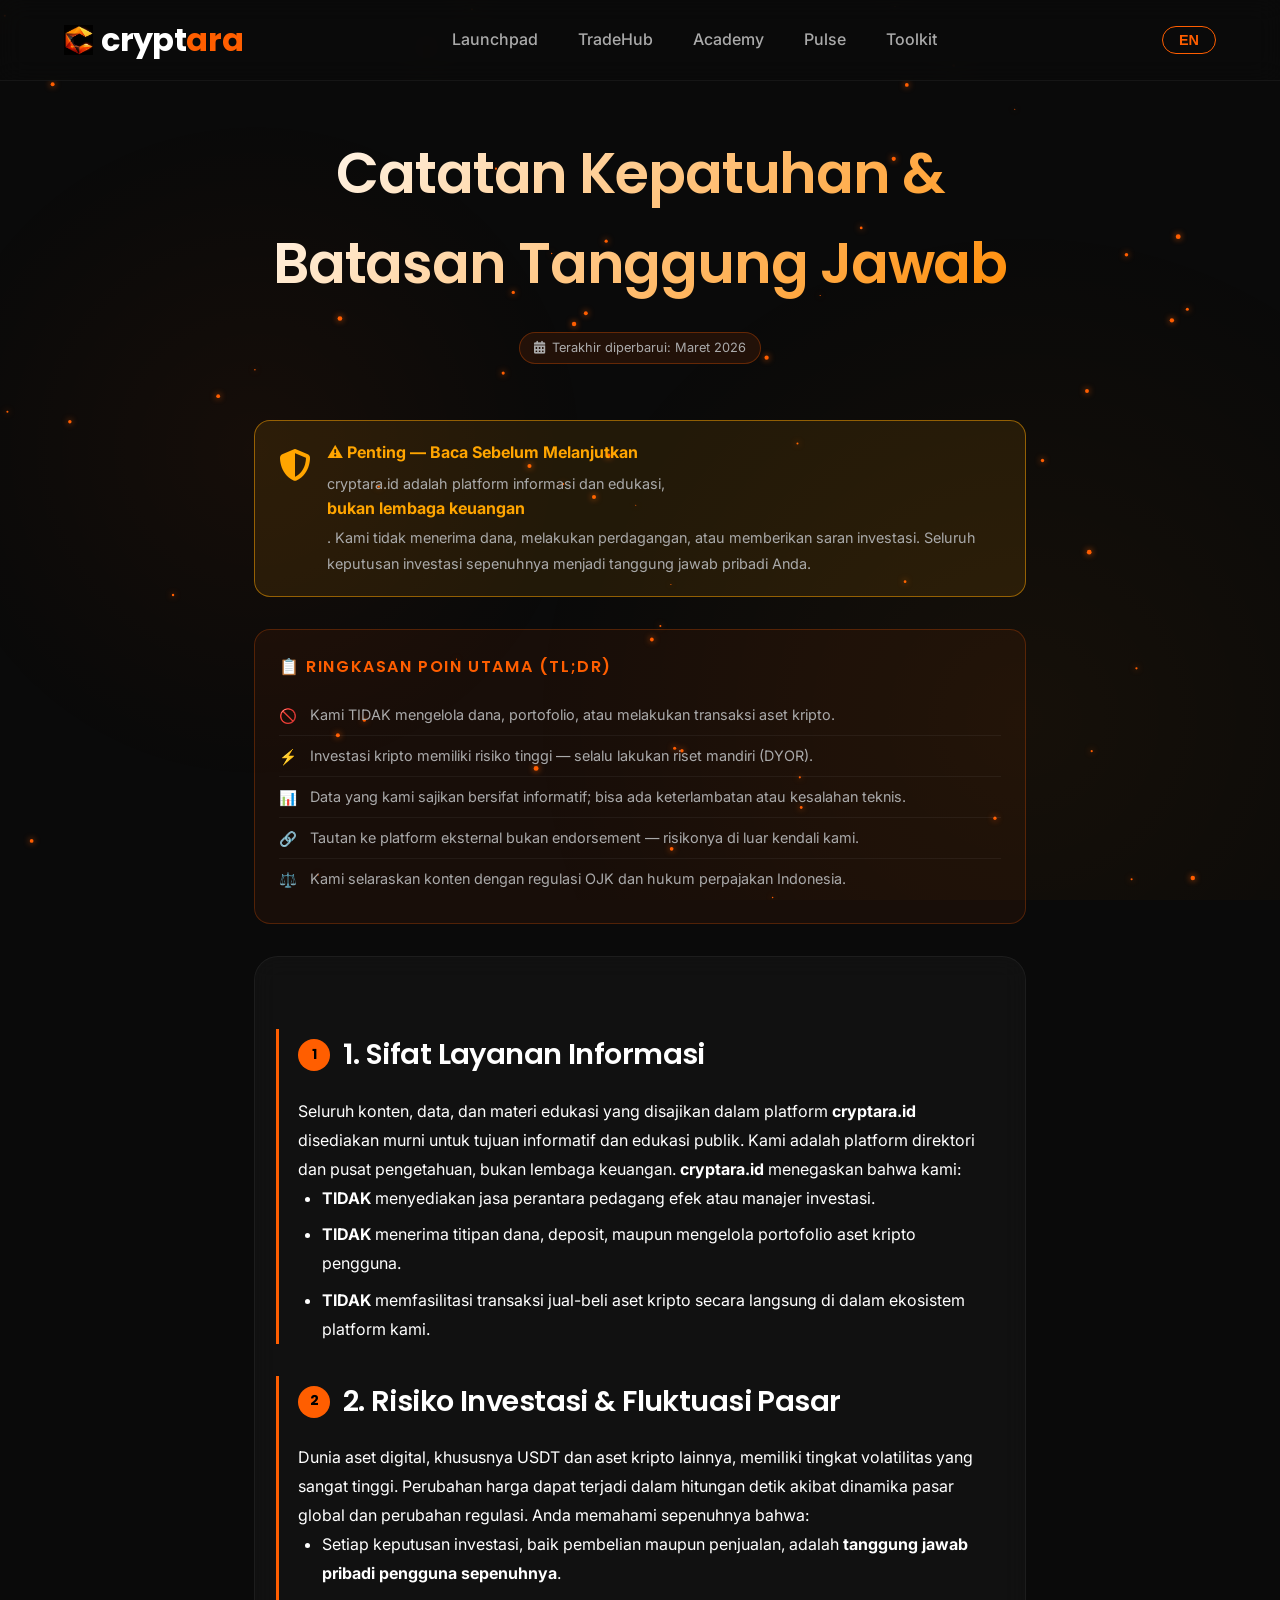
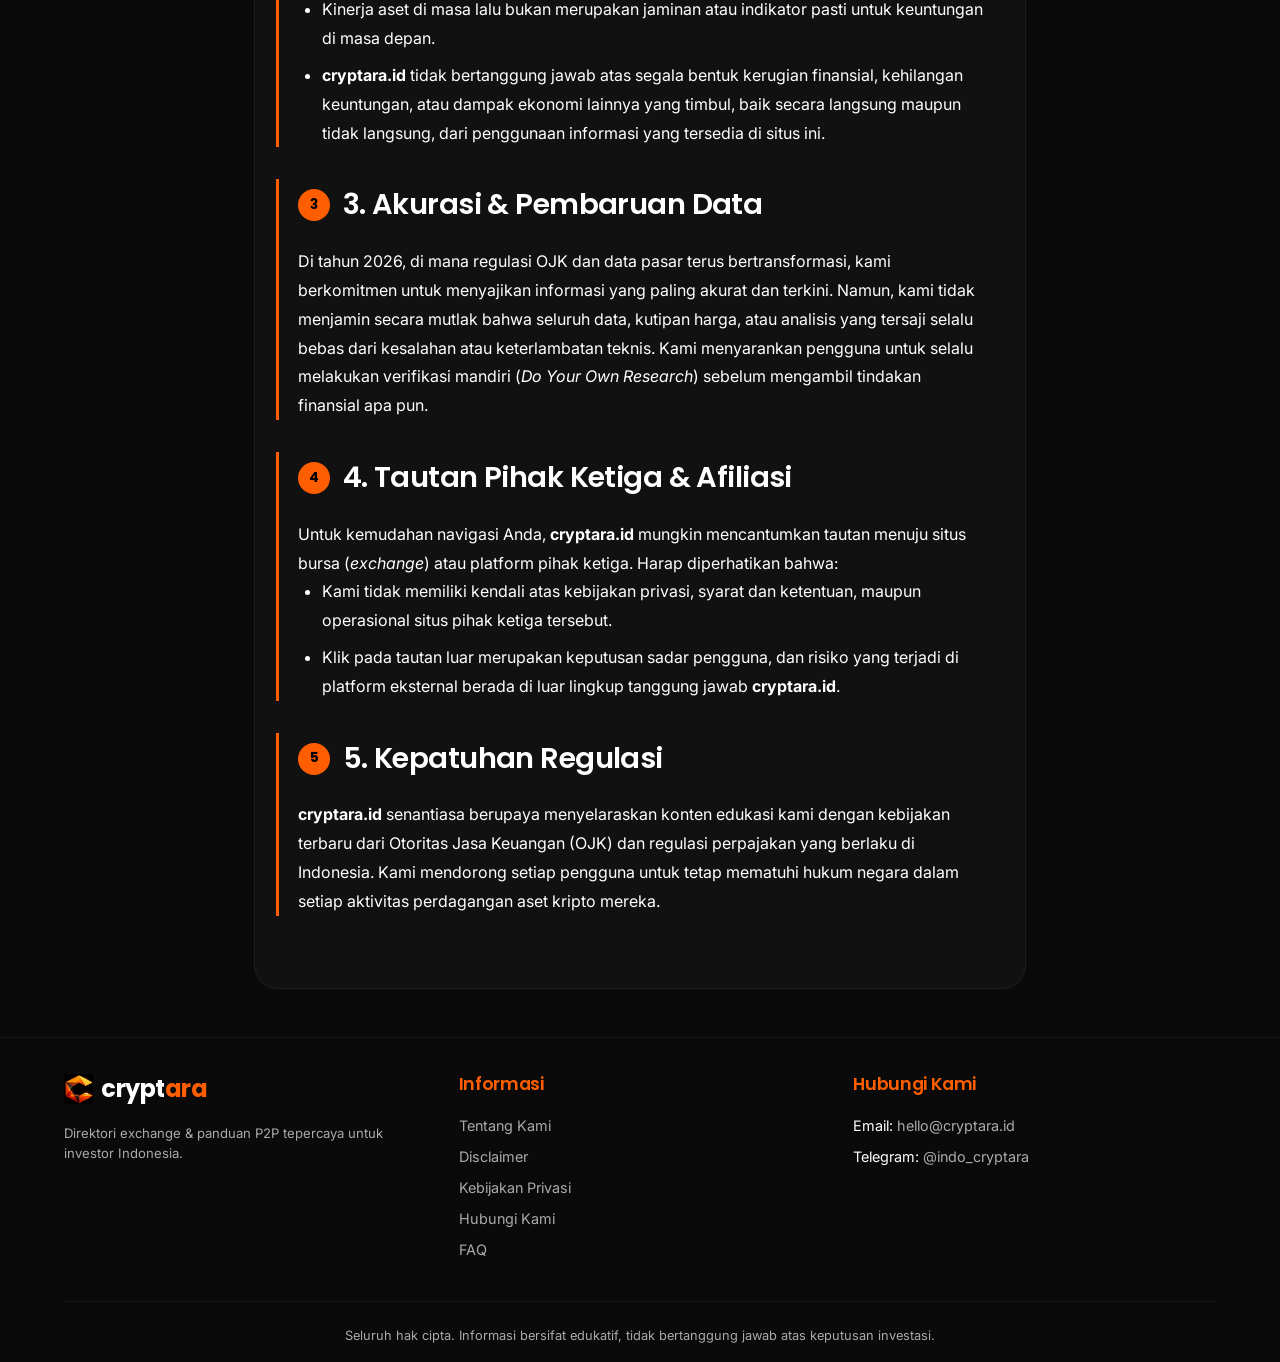
<file: disclaimer.html>
<!DOCTYPE html>
<html lang="id">
<head>
    <script src="translations.js" defer></script>
    <meta charset="UTF-8">
    <meta name="viewport" content="width=device-width, initial-scale=1.0">
    <title>Disclaimer - cryptara.id</title>
    <link rel="icon" type="image/png" href="images/cryptara-logo-square.png">
    <link rel="stylesheet" href="base.css">
    <link rel="stylesheet" href="style.css">
    <link href="https://fonts.googleapis.com/css2?family=Inter:wght@400;500;600;700&family=Poppins:wght@600;700&display=swap" rel="stylesheet">
    <link rel="stylesheet" href="https://cdnjs.cloudflare.com/ajax/libs/font-awesome/6.5.1/css/all.min.css">
    <style>
        .disclaimer-content h2 {
            font-size: 1.8rem;
            margin: 2rem 0 1rem;
            text-align: left;
        }
        .disclaimer-content p, .disclaimer-content li {
            color: var(--text-primary);
        }
        .disclaimer-content ul {
            margin-left: 1.5rem;
            margin-bottom: 1.5rem;
        }
        .disclaimer-content li {
            margin-bottom: 0.5rem;
        }

        /* Warning Banner */
        .warning-banner {
            background: rgba(255, 165, 0, 0.1);
            border: 1px solid rgba(255, 165, 0, 0.5);
            border-radius: 16px;
            padding: 1.2rem 1.5rem;
            margin-bottom: 2rem;
            display: flex;
            align-items: flex-start;
            gap: 1rem;
        }
        .warning-banner-icon {
            font-size: 2rem;
            flex-shrink: 0;
            color: #ffa500;
        }
        .warning-banner-text strong {
            color: #ffa500;
            display: block;
            margin-bottom: 0.3rem;
            font-size: 1rem;
        }
        .warning-banner-text span {
            color: var(--text-secondary);
            font-size: 0.9rem;
            line-height: 1.5;
        }

        /* Key Points Box */
        .key-points-box {
            background: rgba(255, 94, 0, 0.06);
            border: 1px solid rgba(255, 94, 0, 0.25);
            border-radius: 16px;
            padding: 1.5rem;
            margin-bottom: 2rem;
        }
        .key-points-box h3 {
            font-size: 1rem;
            text-transform: uppercase;
            letter-spacing: 0.1em;
            color: var(--accent-orange);
            margin-bottom: 1rem;
        }
        .key-points-list {
            list-style: none;
            padding: 0;
            margin: 0;
        }
        .key-points-list li {
            display: flex;
            align-items: flex-start;
            gap: 0.8rem;
            padding: 0.5rem 0;
            border-bottom: 1px solid rgba(255,255,255,0.05);
            font-size: 0.9rem;
            color: var(--text-secondary);
        }
        .key-points-list li:last-child {
            border-bottom: none;
        }
        .key-points-list li span.kp-icon {
            color: var(--accent-orange);
            flex-shrink: 0;
            margin-top: 1px;
        }

        /* Section headings with accent line */
        .disclaimer-section {
            border-left: 3px solid var(--accent-orange);
            padding-left: 1.2rem;
            margin-left: -1.2rem;
            margin-bottom: 2rem;
        }
        .section-heading {
            display: flex;
            align-items: center;
            gap: 0.8rem;
            font-size: 1.5rem;
            margin: 0 0 1rem;
            text-align: left;
        }
        .section-num {
            display: inline-flex;
            align-items: center;
            justify-content: center;
            width: 32px;
            height: 32px;
            min-width: 32px;
            border-radius: 50%;
            background: var(--accent-orange);
            color: black;
            font-size: 0.85rem;
            font-weight: 700;
        }

        /* Last Updated */
        .last-updated-badge {
            display: inline-flex;
            align-items: center;
            gap: 0.4rem;
            background: rgba(255,94,0,0.1);
            border: 1px solid rgba(255,94,0,0.3);
            border-radius: 20px;
            padding: 0.3rem 0.9rem;
            font-size: 0.8rem;
            color: var(--text-secondary);
            margin-bottom: 2rem;
        }
    </style>
</head>
<body>
    <canvas id="particleCanvas"></canvas>

    <nav class="navbar">
        <a href="index.html" class="logo">
            <img src="images/cryptara-logo-square.png" alt="Cryptara" class="logo-img" onerror="this.style.display='none'; this.nextElementSibling.style.display='inline-block';">
            <span class="logo-text">crypt<span>ara</span></span>
        </a>
        <div class="nav-links">
            <a href="launchpad.html" data-i18n="nav.launchpad">Launchpad</a>
            <a href="exchange.html" data-i18n="nav.tradehub">TradeHub</a>
            <a href="learn.html" data-i18n="nav.academy">Academy</a>
            <a href="market.html" data-i18n="nav.pulse">Pulse</a>
            <a href="toolkit.html" data-i18n="nav.toolkit">Toolkit</a>
        </div>
        <button class="lang-btn" id="langToggle">EN</button>
        <div class="hamburger">☰</div>
    </nav>

    <section style="max-width: 900px; margin: 3rem auto; padding: 0 5%;">
        <h1 class="gradient-title" data-i18n="disclaimer.title">Catatan Kepatuhan & Batasan Tanggung Jawab</h1>
        <div style="text-align:center; margin-bottom: 1.5rem;">
            <span class="last-updated-badge"><i class="fas fa-calendar-alt"></i> Terakhir diperbarui: Maret 2026</span>
        </div>

        <!-- Warning Banner -->
        <div class="warning-banner">
            <div class="warning-banner-icon"><i class="fas fa-shield-alt"></i></div>
            <div class="warning-banner-text">
                <strong>⚠️ Penting — Baca Sebelum Melanjutkan</strong>
                <span>cryptara.id adalah platform informasi dan edukasi, <strong>bukan lembaga keuangan</strong>. Kami tidak menerima dana, melakukan perdagangan, atau memberikan saran investasi. Seluruh keputusan investasi sepenuhnya menjadi tanggung jawab pribadi Anda.</span>
            </div>
        </div>

        <!-- Key Points TL;DR -->
        <div class="key-points-box">
            <h3>📋 Ringkasan Poin Utama (TL;DR)</h3>
            <ul class="key-points-list">
                <li><span class="kp-icon">🚫</span> Kami TIDAK mengelola dana, portofolio, atau melakukan transaksi aset kripto.</li>
                <li><span class="kp-icon">⚡</span> Investasi kripto memiliki risiko tinggi — selalu lakukan riset mandiri (DYOR).</li>
                <li><span class="kp-icon">📊</span> Data yang kami sajikan bersifat informatif; bisa ada keterlambatan atau kesalahan teknis.</li>
                <li><span class="kp-icon">🔗</span> Tautan ke platform eksternal bukan endorsement — risikonya di luar kendali kami.</li>
                <li><span class="kp-icon">⚖️</span> Kami selaraskan konten dengan regulasi OJK dan hukum perpajakan Indonesia.</li>
            </ul>
        </div>

        <div class="glass-card disclaimer-content" style="padding: 2.5rem; line-height: 1.8;">
            <!-- Section 1 -->
            <div class="disclaimer-section">
                <h2 class="section-heading"><span class="section-num">1</span> <span data-i18n="disclaimer.section1.title">Sifat Layanan Informasi</span></h2>
            <p data-i18n="disclaimer.section1.desc1" data-i18n-html="true">
                Seluruh konten, data, dan materi edukasi yang disajikan dalam platform <strong>cryptara.id</strong> disediakan murni untuk tujuan informatif dan edukasi publik. Kami adalah platform direktori dan pusat pengetahuan, bukan lembaga keuangan. <strong>cryptara.id</strong> menegaskan bahwa kami:
            </p>
            <ul>
                <li data-i18n="disclaimer.section1.list1" data-i18n-html="true"><strong>TIDAK</strong> menyediakan jasa perantara pedagang efek atau manajer investasi.</li>
                <li data-i18n="disclaimer.section1.list2" data-i18n-html="true"><strong>TIDAK</strong> menerima titipan dana, deposit, maupun mengelola portofolio aset kripto pengguna.</li>
                <li data-i18n="disclaimer.section1.list3" data-i18n-html="true"><strong>TIDAK</strong> memfasilitasi transaksi jual-beli aset kripto secara langsung di dalam ekosistem platform kami.</li>
            </ul>
            </div>

            <!-- Section 2 -->
            <div class="disclaimer-section">
                <h2 class="section-heading"><span class="section-num">2</span> <span data-i18n="disclaimer.section2.title">Risiko Investasi & Fluktuasi Pasar</span></h2>
            <p data-i18n="disclaimer.section2.desc1" data-i18n-html="true">
                Dunia aset digital, khususnya USDT dan aset kripto lainnya, memiliki tingkat volatilitas yang sangat tinggi. Perubahan harga dapat terjadi dalam hitungan detik akibat dinamika pasar global dan perubahan regulasi. Anda memahami sepenuhnya bahwa:
            </p>
            <ul>
                <li data-i18n="disclaimer.section2.list1" data-i18n-html="true">Setiap keputusan investasi, baik pembelian maupun penjualan, adalah <strong>tanggung jawab pribadi pengguna sepenuhnya</strong>.</li>
                <li data-i18n="disclaimer.section2.list2" data-i18n-html="true">Kinerja aset di masa lalu bukan merupakan jaminan atau indikator pasti untuk keuntungan di masa depan.</li>
                <li data-i18n="disclaimer.section2.list3" data-i18n-html="true"><strong>cryptara.id</strong> tidak bertanggung jawab atas segala bentuk kerugian finansial, kehilangan keuntungan, atau dampak ekonomi lainnya yang timbul, baik secara langsung maupun tidak langsung, dari penggunaan informasi yang tersedia di situs ini.</li>
            </ul>
            </div>

            <!-- Section 3 -->
            <div class="disclaimer-section">
                <h2 class="section-heading"><span class="section-num">3</span> <span data-i18n="disclaimer.section3.title">Akurasi & Pembaruan Data</span></h2>
            <p data-i18n="disclaimer.section3.desc1" data-i18n-html="true">
                Di tahun 2026, di mana regulasi OJK dan data pasar terus bertransformasi, kami berkomitmen untuk menyajikan informasi yang paling akurat dan terkini. Namun, kami tidak menjamin secara mutlak bahwa seluruh data, kutipan harga, atau analisis yang tersaji selalu bebas dari kesalahan atau keterlambatan teknis. Kami menyarankan pengguna untuk selalu melakukan verifikasi mandiri (<em>Do Your Own Research</em>) sebelum mengambil tindakan finansial apa pun.
            </p>
            </div>

            <!-- Section 4 -->
            <div class="disclaimer-section">
                <h2 class="section-heading"><span class="section-num">4</span> <span data-i18n="disclaimer.section4.title">Tautan Pihak Ketiga & Afiliasi</span></h2>
            <p data-i18n="disclaimer.section4.desc1" data-i18n-html="true">
                Untuk kemudahan navigasi Anda, <strong>cryptara.id</strong> mungkin mencantumkan tautan menuju situs bursa (<em>exchange</em>) atau platform pihak ketiga. Harap diperhatikan bahwa:
            </p>
            <ul>
                <li data-i18n="disclaimer.section4.list1" data-i18n-html="true">Kami tidak memiliki kendali atas kebijakan privasi, syarat dan ketentuan, maupun operasional situs pihak ketiga tersebut.</li>
                <li data-i18n="disclaimer.section4.list2" data-i18n-html="true">Klik pada tautan luar merupakan keputusan sadar pengguna, dan risiko yang terjadi di platform eksternal berada di luar lingkup tanggung jawab <strong>cryptara.id</strong>.</li>
            </ul>
            </div>

            <!-- Section 5 -->
            <div class="disclaimer-section">
                <h2 class="section-heading"><span class="section-num">5</span> <span data-i18n="disclaimer.section5.title">Kepatuhan Regulasi</span></h2>
            <p data-i18n="disclaimer.section5.desc1" data-i18n-html="true">
                <strong>cryptara.id</strong> senantiasa berupaya menyelaraskan konten edukasi kami dengan kebijakan terbaru dari Otoritas Jasa Keuangan (OJK) dan regulasi perpajakan yang berlaku di Indonesia. Kami mendorong setiap pengguna untuk tetap mematuhi hukum negara dalam setiap aktivitas perdagangan aset kripto mereka.
            </p>
            </div>
        </div>
    </section>

    <footer class="footer">
        <div class="footer-container">
            <div class="footer-col">
                <a href="index.html" class="footer-logo">
                    <img src="images/cryptara-logo-square.png" alt="Cryptara" class="footer-logo-img" onerror="this.style.display='none'; this.nextElementSibling.style.display='inline-block';">
                    <span class="footer-logo-text">crypt<span>ara</span></span>
                </a>
                <p class="footer-tagline" data-i18n="footer.tagline">Direktori exchange & panduan P2P tepercaya untuk investor Indonesia.</p>
            </div>
            <div class="footer-col">
                <h4 data-i18n="footer.info">Informasi</h4>
                <ul>
                    <li><a href="about.html" data-i18n="footer.about">Tentang Kami</a></li>
                    <li><a href="disclaimer.html" data-i18n="footer.disclaimer">Disclaimer</a></li>
                    <li><a href="privacy.html" data-i18n="footer.privacy">Kebijakan Privasi</a></li>
                    <li><a href="hubungikami.html" data-i18n="footer.contact">Hubungi Kami</a></li>
                    <li><a href="faq.html" data-i18n="footer.faq">FAQ</a></li>
                </ul>
            </div>
            <div class="footer-col">
                <h4 data-i18n="footer.contact">Kontak</h4>
                <ul>
                    <li>Email: <a href="mailto:hello@cryptara.id">hello@cryptara.id</a></li>
                    <li>Telegram: <a href="https://t.me/indo_cryptara">@indo_cryptara</a></li>
                </ul>
            </div>
        </div>
        <div class="footer-bottom">
            <p data-i18n="footer.copyright">© 2026 cryptara.id. Seluruh hak cipta. Informasi bersifat edukatif, tidak bertanggung jawab atas keputusan investasi.</p>
        </div>
    </footer>

    <script>
        // ==================== PARTICLE CANVAS ====================
        function initParticles() {
            const canvas = document.getElementById('particleCanvas');
            if (!canvas) return;
            const ctx = canvas.getContext('2d');
            let width, height;
            let particles = [];

            function resize() {
                width = window.innerWidth;
                height = window.innerHeight;
                canvas.width = width;
                canvas.height = height;
                initParticlesArray();
            }

            function initParticlesArray() {
                particles = [];
                for (let i = 0; i < 60; i++) {
                    particles.push({
                        x: Math.random() * width,
                        y: Math.random() * height,
                        vx: (Math.random() - 0.5) * 0.2,
                        vy: (Math.random() - 0.5) * 0.2,
                        size: Math.random() * 2 + 0.5,
                    });
                }
            }

            function draw() {
                ctx.clearRect(0, 0, width, height);
                ctx.fillStyle = '#FF5E00';
                ctx.shadowColor = '#FF5E00';
                ctx.shadowBlur = 6;

                particles.forEach(p => {
                    ctx.beginPath();
                    ctx.arc(p.x, p.y, p.size, 0, Math.PI * 2);
                    ctx.fill();
                    p.x += p.vx;
                    p.y += p.vy;
                    if (p.x < 0) p.x = width;
                    if (p.x > width) p.x = 0;
                    if (p.y < 0) p.y = height;
                    if (p.y > height) p.y = 0;
                });
                requestAnimationFrame(draw);
            }

            resize();
            window.addEventListener('resize', resize);
            draw();
        }

        document.addEventListener('DOMContentLoaded', function() {
            initParticles();
            // translations.js sudah auto-initialize, tidak perlu tambahan apa pun
        });
    </script>
</body>
</html>
</file>
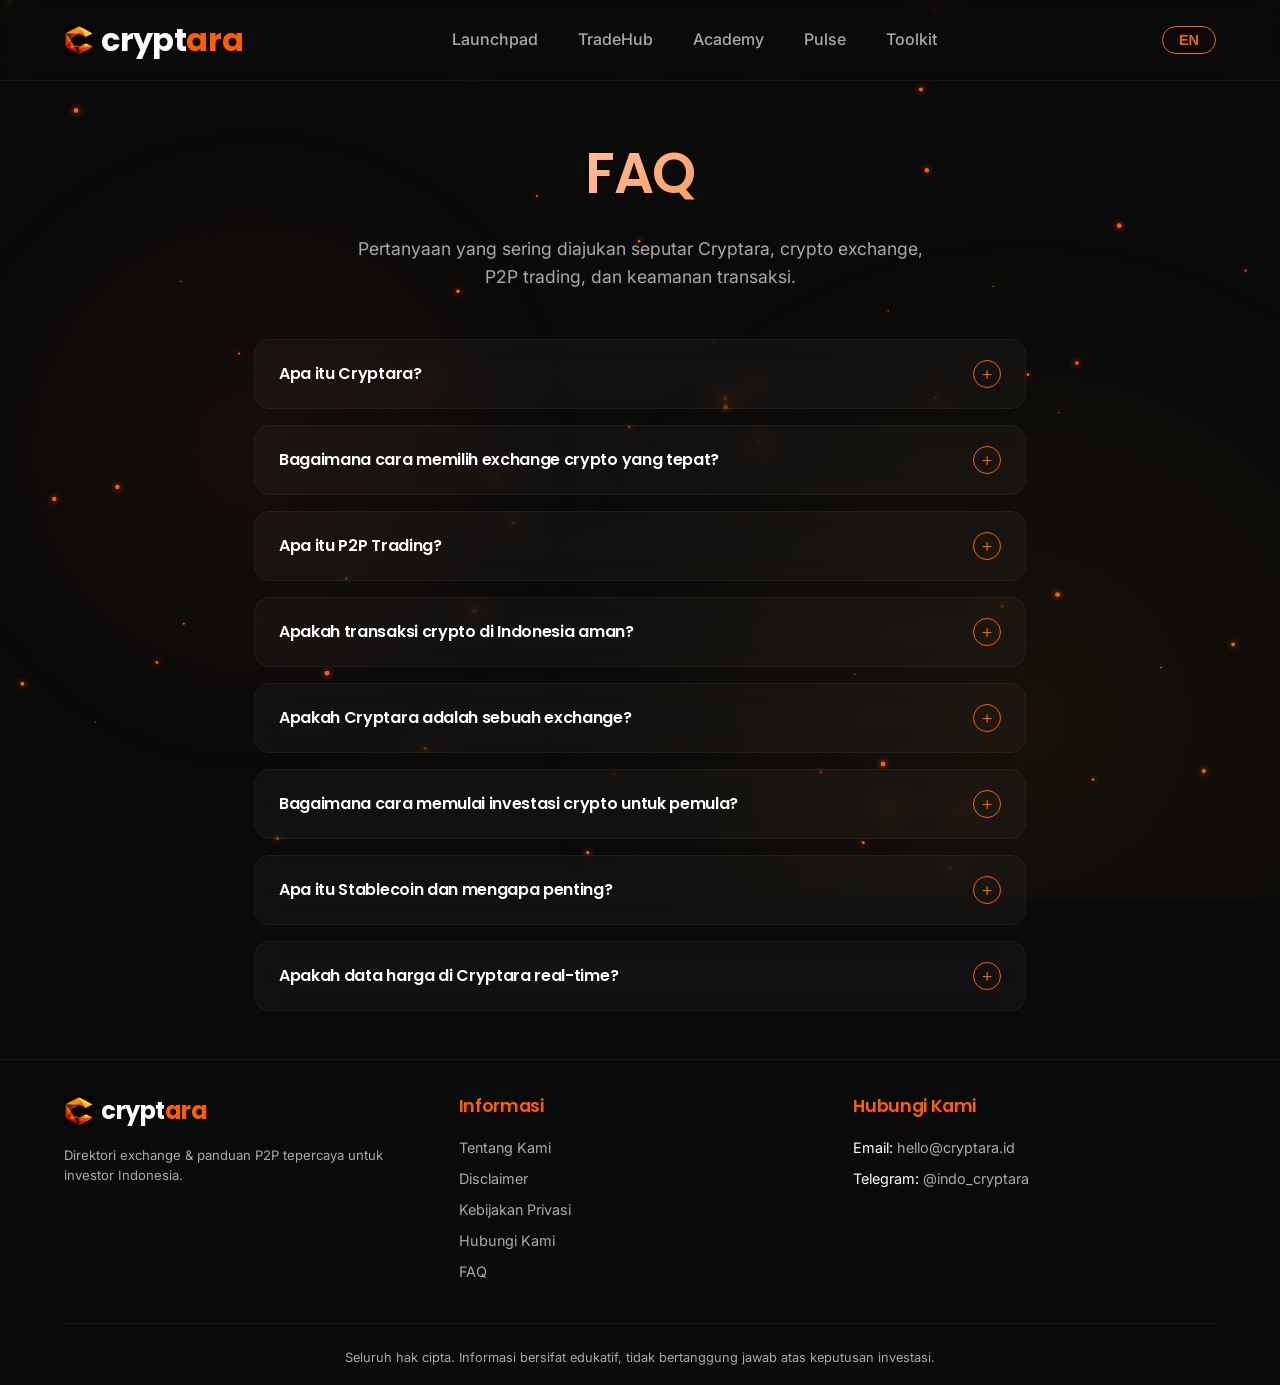
<file: faq.html>
<!DOCTYPE html>
<html lang="id">
<head>
    <script src="translations.js" defer></script>
    <meta charset="UTF-8">
    <meta name="viewport" content="width=device-width, initial-scale=1.0">
    <meta name="description" content="FAQ Cryptara - Pertanyaan yang sering diajukan seputar crypto exchange, P2P trading, keamanan transaksi, dan cara memulai investasi crypto di Indonesia.">
    <title>FAQ - cryptara.id</title>
    <link rel="icon" type="image/png" href="images/cryptara-logo-square.png">
    <link rel="stylesheet" href="base.css">
    <link rel="stylesheet" href="style.css">
    <link href="https://fonts.googleapis.com/css2?family=Inter:wght@400;500;600;700&family=Poppins:wght@600;700&display=swap" rel="stylesheet">
    <style>
        .faq-container {
            max-width: 900px;
            margin: 3rem auto;
            padding: 0 5%;
        }

        .faq-hero {
            text-align: center;
            margin-bottom: 3rem;
        }

        .faq-hero h1 {
            font-size: clamp(2rem, 6vw, 3.5rem);
            margin-bottom: 1rem;
            background: linear-gradient(135deg, var(--text-primary), var(--accent-orange));
            -webkit-background-clip: text;
            -webkit-text-fill-color: transparent;
            background-clip: text;
        }

        .faq-hero p {
            color: var(--text-secondary);
            font-size: 1.1rem;
            max-width: 600px;
            margin: 0 auto;
        }

        .faq-list {
            display: flex;
            flex-direction: column;
            gap: 1rem;
        }

        .faq-item {
            background: var(--glass-bg);
            backdrop-filter: blur(12px);
            border: 1px solid var(--glass-border);
            border-radius: 16px;
            overflow: hidden;
            transition: border-color 0.3s ease;
        }

        .faq-item.active {
            border-color: var(--accent-orange);
        }

        .faq-question {
            display: flex;
            justify-content: space-between;
            align-items: center;
            padding: 1.25rem 1.5rem;
            cursor: pointer;
            gap: 1rem;
            user-select: none;
        }

        .faq-question h3 {
            font-size: 1rem;
            font-weight: 600;
            color: var(--text-primary);
            margin: 0;
            line-height: 1.5;
        }

        .faq-icon {
            flex-shrink: 0;
            width: 28px;
            height: 28px;
            border-radius: 50%;
            border: 1px solid var(--accent-orange);
            color: var(--accent-orange);
            display: flex;
            align-items: center;
            justify-content: center;
            font-size: 1.2rem;
            font-weight: 300;
            transition: transform 0.3s ease, background 0.3s ease;
            line-height: 1;
        }

        .faq-item.active .faq-icon {
            transform: rotate(45deg);
            background: var(--accent-orange);
            color: black;
        }

        .faq-answer {
            max-height: 0;
            overflow: hidden;
            transition: max-height 0.35s ease, padding 0.35s ease;
            padding: 0 1.5rem;
        }

        .faq-item.active .faq-answer {
            max-height: 400px;
            padding: 0 1.5rem 1.25rem;
        }

        .faq-answer p {
            color: var(--text-secondary);
            line-height: 1.7;
            margin: 0;
        }

        .faq-answer a {
            color: var(--accent-orange);
            text-decoration: none;
        }

        .faq-answer a:hover {
            text-decoration: underline;
        }

        @media (max-width: 768px) {
            .faq-question {
                padding: 1rem 1.25rem;
            }
            .faq-answer {
                padding: 0 1.25rem;
            }
            .faq-item.active .faq-answer {
                padding: 0 1.25rem 1rem;
            }
        }
    </style>
</head>
<body>
    <canvas id="particleCanvas"></canvas>

    <nav class="navbar">
        <a href="index.html" class="logo">
            <img src="images/cryptara-logo-square.png" alt="Cryptara" class="logo-img" onerror="this.style.display='none'; this.nextElementSibling.style.display='inline-block';">
            <span class="logo-text">crypt<span>ara</span></span>
        </a>
        <div class="nav-links">
            <a href="launchpad.html" data-i18n="nav.launchpad">Launchpad</a>
            <a href="exchange.html" data-i18n="nav.tradehub">TradeHub</a>
            <a href="learn.html" data-i18n="nav.academy">Academy</a>
            <a href="market.html" data-i18n="nav.pulse">Pulse</a>
            <a href="toolkit.html" data-i18n="nav.toolkit">Toolkit</a>
        </div>
        <button class="lang-btn" id="langToggle">EN</button>
        <div class="hamburger">☰</div>
    </nav>

    <main class="faq-container">
        <div class="faq-hero">
            <h1>FAQ</h1>
            <p>Pertanyaan yang sering diajukan seputar Cryptara, crypto exchange, P2P trading, dan keamanan transaksi.</p>
        </div>

        <div class="faq-list">

            <div class="faq-item">
                <div class="faq-question" onclick="toggleFaq(this)">
                    <h3>Apa itu Cryptara?</h3>
                    <span class="faq-icon">+</span>
                </div>
                <div class="faq-answer">
                    <p>Cryptara adalah platform direktori crypto terpercaya untuk investor Indonesia. Kami menyediakan informasi lengkap tentang exchange lokal & global, data market real-time, panduan P2P USDT, serta tools berguna untuk membantu Anda bertransaksi dengan lebih aman dan cerdas. Cryptara <strong>bukan</strong> sebuah exchange — kami adalah sumber informasi dan panduan independen.</p>
                </div>
            </div>

            <div class="faq-item">
                <div class="faq-question" onclick="toggleFaq(this)">
                    <h3>Bagaimana cara memilih exchange crypto yang tepat?</h3>
                    <span class="faq-icon">+</span>
                </div>
                <div class="faq-answer">
                    <p>Ada beberapa faktor penting yang perlu dipertimbangkan: (1) <strong>Regulasi & Legalitas</strong> — pastikan exchange terdaftar dan diawasi oleh OJK/Bappebti untuk exchange lokal. (2) <strong>Keamanan</strong> — cek fitur keamanan seperti 2FA, cold storage, dan rekam jejak keamanannya. (3) <strong>Likuiditas & Volume Trading</strong> — exchange dengan volume tinggi menawarkan spread lebih kecil. (4) <strong>Biaya Transaksi</strong> — bandingkan fee trading, deposit, dan withdrawal. Kunjungi halaman <a href="exchange.html">TradeHub</a> kami untuk perbandingan lengkap exchange.</p>
                </div>
            </div>

            <div class="faq-item">
                <div class="faq-question" onclick="toggleFaq(this)">
                    <h3>Apa itu P2P Trading?</h3>
                    <span class="faq-icon">+</span>
                </div>
                <div class="faq-answer">
                    <p>P2P (Peer-to-Peer) Trading adalah metode jual beli crypto langsung antara dua pengguna tanpa perantara exchange tradisional. Dalam P2P, Anda bisa membeli USDT langsung dari penjual lain menggunakan transfer bank, dompet digital, atau metode pembayaran lokal lainnya. Keuntungannya adalah fleksibilitas metode pembayaran dan potensi harga lebih kompetitif. Platform seperti Binance P2P, OKX P2P, dan Tokocrypto P2P menyediakan layanan ini dengan sistem escrow untuk keamanan transaksi.</p>
                </div>
            </div>

            <div class="faq-item">
                <div class="faq-question" onclick="toggleFaq(this)">
                    <h3>Apakah transaksi crypto di Indonesia aman?</h3>
                    <span class="faq-icon">+</span>
                </div>
                <div class="faq-answer">
                    <p>Transaksi crypto bisa aman jika Anda mengikuti langkah-langkah keamanan yang tepat: (1) Gunakan hanya exchange yang terdaftar di Bappebti/OJK. (2) Aktifkan Two-Factor Authentication (2FA) di semua akun. (3) Jangan pernah membagikan seed phrase atau private key kepada siapapun. (4) Waspada terhadap penipuan (scam) — exchange legitimate tidak pernah meminta password atau seed phrase Anda. (5) Gunakan hardware wallet untuk menyimpan aset dalam jumlah besar. Pelajari lebih lanjut di halaman <a href="learn.html">Academy</a> kami.</p>
                </div>
            </div>

            <div class="faq-item">
                <div class="faq-question" onclick="toggleFaq(this)">
                    <h3>Apakah Cryptara adalah sebuah exchange?</h3>
                    <span class="faq-icon">+</span>
                </div>
                <div class="faq-answer">
                    <p>Tidak. Cryptara <strong>bukan</strong> exchange crypto. Kami adalah platform informasi dan direktori independen yang membantu investor Indonesia menemukan exchange terpercaya, memahami cara kerja P2P trading, dan mengakses data market real-time. Kami tidak menyimpan dana pengguna, tidak memfasilitasi transaksi, dan tidak memiliki afiliasi finansial dengan exchange manapun yang kami tampilkan.</p>
                </div>
            </div>

            <div class="faq-item">
                <div class="faq-question" onclick="toggleFaq(this)">
                    <h3>Bagaimana cara memulai investasi crypto untuk pemula?</h3>
                    <span class="faq-icon">+</span>
                </div>
                <div class="faq-answer">
                    <p>Untuk memulai investasi crypto sebagai pemula: (1) <strong>Edukasi diri</strong> — pelajari dasar-dasar blockchain, Bitcoin, dan aset digital di halaman <a href="learn.html">Academy</a> kami. (2) <strong>Pilih exchange terpercaya</strong> — daftar di exchange yang terdaftar Bappebti seperti Indodax atau Tokocrypto. (3) <strong>Mulai dengan modal kecil</strong> — jangan investasikan lebih dari yang siap Anda rugi. (4) <strong>Diversifikasi</strong> — jangan taruh semua dana di satu aset. (5) <strong>Gunakan Dollar Cost Averaging (DCA)</strong> — beli secara rutin dalam jumlah tetap untuk mengurangi risiko volatilitas.</p>
                </div>
            </div>

            <div class="faq-item">
                <div class="faq-question" onclick="toggleFaq(this)">
                    <h3>Apa itu Stablecoin dan mengapa penting?</h3>
                    <span class="faq-icon">+</span>
                </div>
                <div class="faq-answer">
                    <p>Stablecoin adalah jenis cryptocurrency yang nilainya dipatok (pegged) pada aset stabil seperti USD. Contoh populer: USDT (Tether), USDC (USD Coin), dan DAI. Stablecoin penting karena: (1) Melindungi dari volatilitas harga crypto yang tinggi. (2) Memudahkan transaksi P2P dengan nilai yang dapat diprediksi. (3) Digunakan sebagai "parkir dana" saat pasar sedang turun. (4) Memungkinkan pengiriman uang lintas batas dengan biaya lebih rendah. Lihat analisis mendalam stablecoin di halaman <a href="launchpad.html">Launchpad</a> kami.</p>
                </div>
            </div>

            <div class="faq-item">
                <div class="faq-question" onclick="toggleFaq(this)">
                    <h3>Apakah data harga di Cryptara real-time?</h3>
                    <span class="faq-icon">+</span>
                </div>
                <div class="faq-answer">
                    <p>Ya, data harga yang ditampilkan di Cryptara diperbarui secara real-time dari berbagai sumber API terpercaya termasuk CoinLore dan ExchangeRate-API. Ticker USDT/IDR di halaman utama diperbarui setiap 30 detik, sementara data market diperbarui setiap menit. Namun perlu diingat bahwa harga aktual di exchange mungkin sedikit berbeda karena spread dan waktu pemrosesan. Untuk data market yang lebih lengkap, kunjungi halaman <a href="market.html">Pulse</a> kami.</p>
                </div>
            </div>

        </div>
    </main>

    <footer class="footer">
        <div class="footer-container">
            <div class="footer-col">
                <a href="index.html" class="footer-logo">
                    <img src="images/cryptara-logo-square.png" alt="Cryptara" class="footer-logo-img" onerror="this.style.display='none'; this.nextElementSibling.style.display='inline-block';">
                    <span class="footer-logo-text">crypt<span>ara</span></span>
                </a>
                <p class="footer-tagline" data-i18n="footer.tagline">Direktori exchange & panduan P2P tepercaya untuk investor Indonesia.</p>
            </div>
            <div class="footer-col">
                <h4 data-i18n="footer.info">Informasi</h4>
                <ul>
                    <li><a href="about.html" data-i18n="footer.about">Tentang Kami</a></li>
                    <li><a href="disclaimer.html" data-i18n="footer.disclaimer">Disclaimer</a></li>
                    <li><a href="privacy.html" data-i18n="footer.privacy">Kebijakan Privasi</a></li>
                    <li><a href="hubungikami.html" data-i18n="footer.contact">Hubungi Kami</a></li>
                    <li><a href="faq.html" data-i18n="footer.faq">FAQ</a></li>
                </ul>
            </div>
            <div class="footer-col">
                <h4 data-i18n="footer.contact">Kontak</h4>
                <ul>
                    <li>Email: <a href="mailto:hello@cryptara.id">hello@cryptara.id</a></li>
                    <li>Telegram: <a href="https://t.me/indo_cryptara">@indo_cryptara</a></li>
                </ul>
            </div>
        </div>
        <div class="footer-bottom">
            <p data-i18n="footer.copyright">© 2026 cryptara.id. Seluruh hak cipta. Informasi bersifat edukatif, tidak bertanggung jawab atas keputusan investasi.</p>
        </div>
    </footer>

    <script src="script.js"></script>
    <script>
        function toggleFaq(questionEl) {
            const item = questionEl.closest('.faq-item');
            const isActive = item.classList.contains('active');

            document.querySelectorAll('.faq-item.active').forEach(function (el) {
                el.classList.remove('active');
            });

            if (!isActive) {
                item.classList.add('active');
            }
        }
    </script>
</body>
</html>
</file>
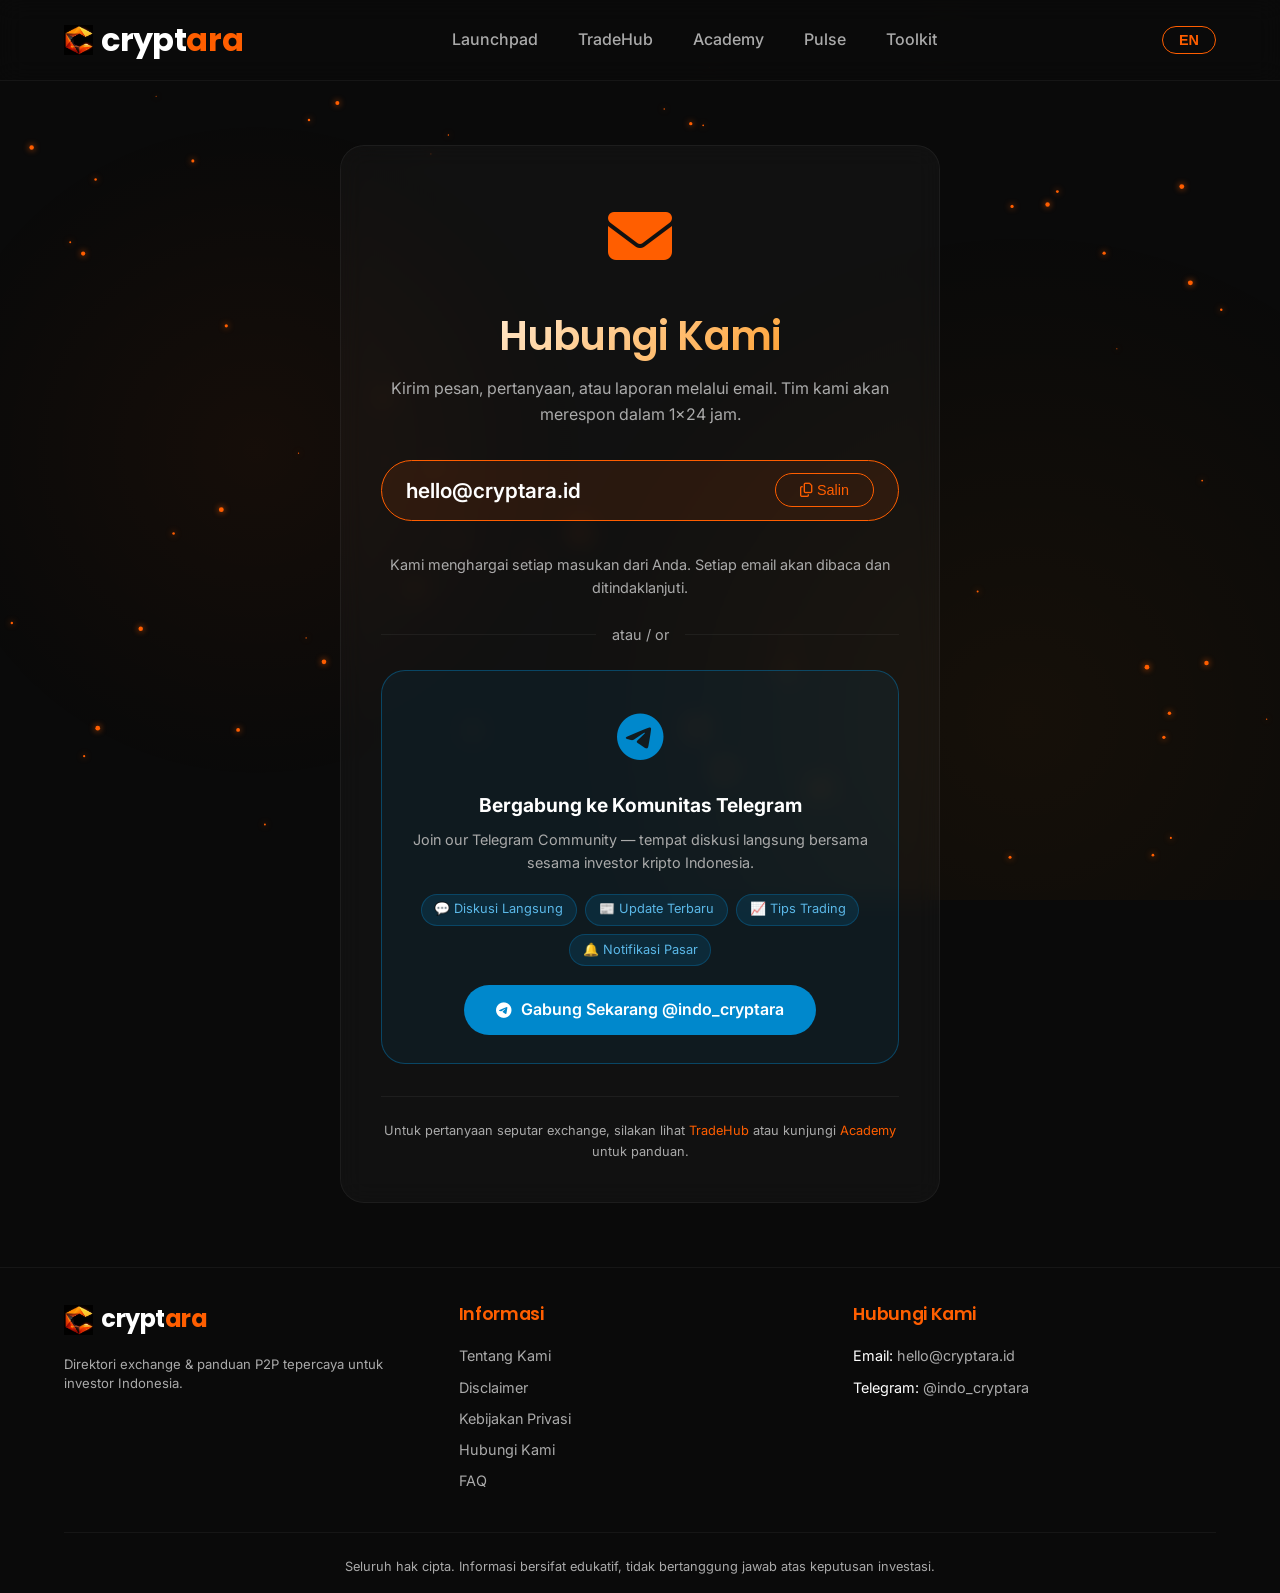
<file: hubungikami.html>
<!DOCTYPE html>
<html lang="id">
<head>
    <script src="translations.js" defer></script>
    <meta charset="UTF-8">
    <meta name="viewport" content="width=device-width, initial-scale=1.0">
    <title>Hubungi Kami - cryptara.id</title>
    <link rel="icon" type="image/png" href="images/cryptara-logo-square.png">
    <link rel="stylesheet" href="base.css">
    <link rel="stylesheet" href="style.css">
    <link href="https://fonts.googleapis.com/css2?family=Inter:wght@400;500;600;700&family=Poppins:wght@600;700&display=swap" rel="stylesheet">
    <link rel="stylesheet" href="https://cdnjs.cloudflare.com/ajax/libs/font-awesome/6.5.1/css/all.min.css">
    <style>
        .contact-card {
            max-width: 600px;
            margin: 2rem auto;
            padding: 2rem;
            text-align: center;
        }
        .email-box {
            background: rgba(255,94,0,0.1);
            border: 1px solid var(--accent-orange);
            border-radius: 60px;
            padding: 0.8rem 1.5rem;
            margin: 2rem 0;
            display: flex;
            align-items: center;
            justify-content: space-between;
            gap: 1rem;
            flex-wrap: wrap;
        }
        .email-text {
            font-size: 1.3rem;
            font-weight: 600;
            color: var(--text-primary);
            word-break: break-all;
        }
        .copy-btn {
            background: transparent;
            border: 1px solid var(--accent-orange);
            color: var(--accent-orange);
            padding: 0.5rem 1.5rem;
            border-radius: 30px;
            cursor: pointer;
            font-size: 0.9rem;
            transition: 0.3s;
        }
        .copy-btn:hover {
            background: var(--accent-orange);
            color: black;
        }
        .contact-note {
            color: var(--text-secondary);
            font-size: 0.9rem;
        }
        .footer-note {
            margin-top: 2rem;
            padding-top: 1.5rem;
            border-top: 1px solid var(--glass-border);
            font-size: 0.8rem;
            color: var(--text-secondary);
        }
        .footer-note a {
            color: var(--accent-orange);
            text-decoration: none;
        }
        .footer-note a:hover {
            text-decoration: underline;
        }
        .section-divider {
            display: flex;
            align-items: center;
            gap: 1rem;
            margin: 1.5rem 0;
            color: var(--text-secondary);
            font-size: 0.9rem;
        }
        .section-divider::before,
        .section-divider::after {
            content: '';
            flex: 1;
            height: 1px;
            background: var(--glass-border);
        }
        .telegram-box {
            background: rgba(0, 136, 204, 0.08);
            border: 1px solid rgba(0, 136, 204, 0.4);
            border-radius: 24px;
            padding: 1.8rem;
            margin: 1rem 0 1.5rem;
            text-align: center;
            transition: 0.3s;
        }
        .telegram-box:hover {
            background: rgba(0, 136, 204, 0.12);
            border-color: rgba(0, 136, 204, 0.6);
            box-shadow: 0 0 20px rgba(0, 136, 204, 0.15);
        }
        .telegram-icon {
            font-size: 3rem;
            color: #0088cc;
            margin-bottom: 0.8rem;
        }
        .telegram-title {
            font-size: 1.2rem;
            font-weight: 700;
            color: var(--text-primary);
            margin-bottom: 0.5rem;
        }
        .telegram-desc {
            color: var(--text-secondary);
            font-size: 0.9rem;
            margin-bottom: 1.2rem;
            line-height: 1.6;
        }
        .telegram-benefits {
            display: flex;
            flex-wrap: wrap;
            justify-content: center;
            gap: 0.5rem;
            margin-bottom: 1.2rem;
        }
        .telegram-badge {
            background: rgba(0, 136, 204, 0.15);
            border: 1px solid rgba(0, 136, 204, 0.3);
            border-radius: 20px;
            padding: 0.3rem 0.8rem;
            font-size: 0.8rem;
            color: #5bb8e8;
        }
        .telegram-btn {
            display: inline-flex;
            align-items: center;
            gap: 0.6rem;
            background: #0088cc;
            color: white;
            padding: 0.75rem 2rem;
            border-radius: 30px;
            text-decoration: none;
            font-weight: 600;
            font-size: 1rem;
            transition: 0.3s;
            border: none;
            cursor: pointer;
        }
        .telegram-btn:hover {
            background: #0077b5;
            transform: translateY(-2px);
            box-shadow: 0 6px 20px rgba(0, 136, 204, 0.4);
        }
    </style>
</head>
<body>
    <canvas id="particleCanvas"></canvas>

    <nav class="navbar">
        <a href="index.html" class="logo">
            <img src="images/cryptara-logo-square.png" alt="Cryptara" class="logo-img" onerror="this.style.display='none'; this.nextElementSibling.style.display='inline-block';">
            <span class="logo-text">crypt<span>ara</span></span>
        </a>
        <div class="nav-links">
            <a href="launchpad.html" data-i18n="nav.launchpad">Launchpad</a>
            <a href="exchange.html" data-i18n="nav.tradehub">TradeHub</a>
            <a href="learn.html" data-i18n="nav.academy">Academy</a>
            <a href="market.html" data-i18n="nav.pulse">Pulse</a>
            <a href="toolkit.html" data-i18n="nav.toolkit">Toolkit</a>
        </div>
        <button class="lang-btn" id="langToggle">EN</button>
        <div class="hamburger">☰</div>
    </nav>

    <section style="min-height: 70vh; display: flex; align-items: center; justify-content: center; padding: 2rem;">
        <div class="glass-card contact-card" style="padding: 2.5rem;">
            <div style="font-size: 4rem; color: var(--accent-orange); margin-bottom: 1rem;">
                <i class="fas fa-envelope"></i>
            </div>
            <h1 class="gradient-title" style="font-size: 2.5rem; margin-bottom: 0.5rem;" data-i18n="contact.title">Hubungi Kami</h1>
            <p style="color: var(--text-secondary); margin-bottom: 2rem;" data-i18n="contact.subtitle">
                Kirim pesan, pertanyaan, atau laporan melalui email. Tim kami akan merespon dalam 1x24 jam.
            </p>

            <div class="email-box">
                <span class="email-text">hello@cryptara.id</span>
                <button id="copyEmailBtn" class="copy-btn">
                    <i class="far fa-copy"></i> <span data-i18n="contact.copyBtn">Salin</span>
                </button>
            </div>

            <p class="contact-note" data-i18n="contact.note">
                Kami menghargai setiap masukan dari Anda. Setiap email akan dibaca dan ditindaklanjuti.
            </p>

            <div class="section-divider">atau / or</div>

            <div class="telegram-box">
                <div class="telegram-icon">
                    <i class="fab fa-telegram"></i>
                </div>
                <div class="telegram-title">Bergabung ke Komunitas Telegram</div>
                <p class="telegram-desc">Join our Telegram Community — tempat diskusi langsung bersama sesama investor kripto Indonesia.</p>
                <div class="telegram-benefits">
                    <span class="telegram-badge">💬 Diskusi Langsung</span>
                    <span class="telegram-badge">📰 Update Terbaru</span>
                    <span class="telegram-badge">📈 Tips Trading</span>
                    <span class="telegram-badge">🔔 Notifikasi Pasar</span>
                </div>
                <a href="https://t.me/indo_cryptara" target="_blank" rel="noopener noreferrer" class="telegram-btn">
                    <i class="fab fa-telegram"></i> Gabung Sekarang @indo_cryptara
                </a>
            </div>

            <div class="footer-note">
                <p data-i18n="contact.footerNote" data-i18n-html="true">
                    Untuk pertanyaan seputar exchange, silakan lihat <a href="exchange.html" data-i18n="nav.tradehub">TradeHub</a> atau kunjungi <a href="learn.html" data-i18n="nav.academy">Academy</a> untuk panduan.
                </p>
            </div>
        </div>
    </section>

    <footer class="footer">
        <div class="footer-container">
            <div class="footer-col">
                <a href="index.html" class="footer-logo">
                    <img src="images/cryptara-logo-square.png" alt="Cryptara" class="footer-logo-img" onerror="this.style.display='none'; this.nextElementSibling.style.display='inline-block';">
                    <span class="footer-logo-text">crypt<span>ara</span></span>
                </a>
                <p class="footer-tagline" data-i18n="footer.tagline">Direktori exchange & panduan P2P tepercaya untuk investor Indonesia.</p>
            </div>
            <div class="footer-col">
                <h4 data-i18n="footer.info">Informasi</h4>
                <ul>
                    <li><a href="about.html" data-i18n="footer.about">Tentang Kami</a></li>
                    <li><a href="disclaimer.html" data-i18n="footer.disclaimer">Disclaimer</a></li>
                    <li><a href="privacy.html" data-i18n="footer.privacy">Kebijakan Privasi</a></li>
                    <li><a href="hubungikami.html" data-i18n="footer.contact">Hubungi Kami</a></li>
                    <li><a href="faq.html" data-i18n="footer.faq">FAQ</a></li>
                </ul>
            </div>
            <div class="footer-col">
                <h4 data-i18n="footer.contact">Kontak</h4>
                <ul>
                    <li>Email: <a href="mailto:hello@cryptara.id">hello@cryptara.id</a></li>
                    <li>Telegram: <a href="https://t.me/indo_cryptara">@indo_cryptara</a></li>
                </ul>
            </div>
        </div>
        <div class="footer-bottom">
            <p data-i18n="footer.copyright">© 2026 cryptara.id. Seluruh hak cipta. Informasi bersifat edukatif, tidak bertanggung jawab atas keputusan investasi.</p>
        </div>
    </footer>

    <script>
        // ==================== PARTICLE CANVAS ====================
        function initParticles() {
            const canvas = document.getElementById('particleCanvas');
            if (!canvas) return;
            const ctx = canvas.getContext('2d');
            let width, height;
            let particles = [];

            function resize() {
                width = window.innerWidth;
                height = window.innerHeight;
                canvas.width = width;
                canvas.height = height;
                initParticlesArray();
            }

            function initParticlesArray() {
                particles = [];
                for (let i = 0; i < 60; i++) {
                    particles.push({
                        x: Math.random() * width,
                        y: Math.random() * height,
                        vx: (Math.random() - 0.5) * 0.2,
                        vy: (Math.random() - 0.5) * 0.2,
                        size: Math.random() * 2 + 0.5,
                    });
                }
            }

            function draw() {
                ctx.clearRect(0, 0, width, height);
                ctx.fillStyle = '#FF5E00';
                ctx.shadowColor = '#FF5E00';
                ctx.shadowBlur = 6;

                particles.forEach(p => {
                    ctx.beginPath();
                    ctx.arc(p.x, p.y, p.size, 0, Math.PI * 2);
                    ctx.fill();
                    p.x += p.vx;
                    p.y += p.vy;
                    if (p.x < 0) p.x = width;
                    if (p.x > width) p.x = 0;
                    if (p.y < 0) p.y = height;
                    if (p.y > height) p.y = 0;
                });
                requestAnimationFrame(draw);
            }

            resize();
            window.addEventListener('resize', resize);
            draw();
        }

        // ==================== TOMBOL SALIN EMAIL ====================
        function copyEmail() {
            const email = 'hello@cryptara.id';
            navigator.clipboard.writeText(email).then(() => {
                alert(t('contact.copySuccess'));
            }).catch(() => {
                prompt(t('contact.copyManual'), email);
            });
        }

        // ==================== INIT ====================
        document.addEventListener('DOMContentLoaded', function() {
            initParticles();

            // Tombol salin email
            const copyBtn = document.getElementById('copyEmailBtn');
            if (copyBtn) copyBtn.addEventListener('click', copyEmail);

            // translations.js sudah auto-initialize, tidak perlu tambahan apa pun
        });
    </script>
</body>
</html>
</file>
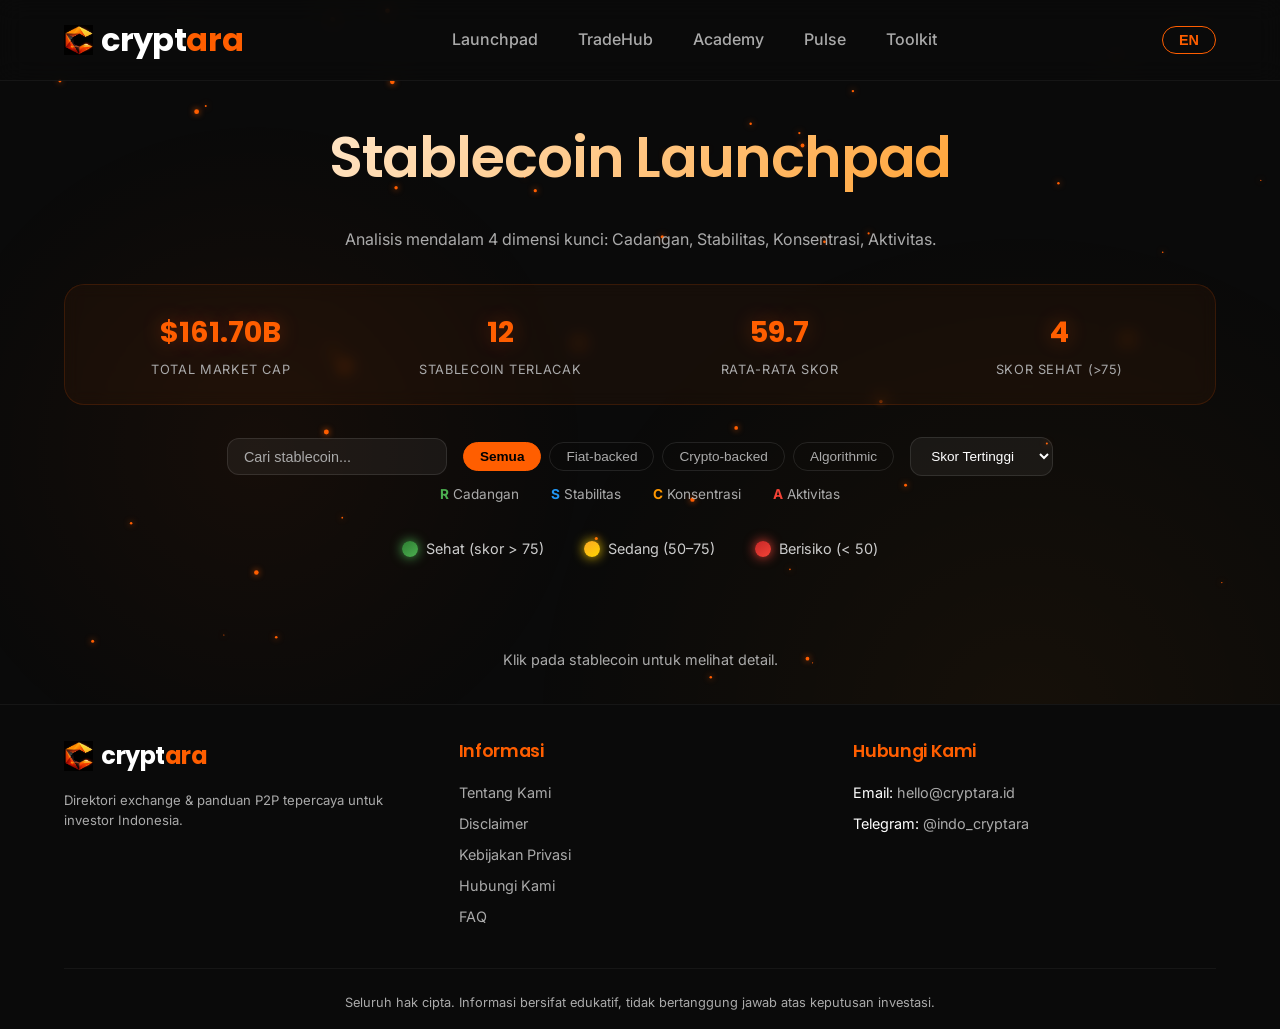
<file: launchpad.html>
<!DOCTYPE html>
<html lang="id">
<head>
    <script src="translations.js" defer></script>
    <meta charset="UTF-8">
    <meta name="viewport" content="width=device-width, initial-scale=1.0">
    <title>Launchpad - cryptara.id</title>
    <link rel="icon" type="image/png" href="images/cryptara-logo-square.png">
    <link rel="stylesheet" href="base.css">
    <link href="https://fonts.googleapis.com/css2?family=Inter:wght@400;500;600;700&family=Poppins:wght@600;700&display=swap" rel="stylesheet">
    <style>
        /* ===== semua gaya tetap sama, tidak diubah ===== */
        * {
            margin: 0;
            padding: 0;
            box-sizing: border-box;
        }
        :root {
            --bg-primary: #0A0A0A;
            --bg-secondary: #111111;
            --text-primary: #FFFFFF;
            --text-secondary: #AAAAAA;
            --accent-orange: #FF5E00;
            --accent-orange-light: #FF8A00;
            --glass-bg: rgba(255, 255, 255, 0.03);
            --glass-border: rgba(255, 255, 255, 0.05);
            --shadow-glow: 0 0 15px var(--accent-orange);
            --font-main: 'Inter', sans-serif;
            --font-display: 'Poppins', sans-serif;
        }

        body {
            background-color: var(--bg-primary);
            color: var(--text-primary);
            font-family: var(--font-main);
            line-height: 1.6;
            overflow-x: hidden;
            position: relative;
            min-height: 100vh;
        }

        body::before {
            content: '';
            position: fixed;
            top: 0;
            left: 0;
            width: 100%;
            height: 100%;
            background: radial-gradient(circle at 20% 50%, rgba(255,94,0,0.05) 0%, transparent 30%),
                        radial-gradient(circle at 80% 80%, rgba(255,138,0,0.05) 0%, transparent 40%);
            pointer-events: none;
            z-index: -2;
            animation: moveGradient 20s ease infinite alternate;
        }

        @keyframes moveGradient {
            0% { background-position: 0% 0%; }
            100% { background-position: 100% 100%; }
        }

        #particleCanvas {
            position: fixed;
            top: 0;
            left: 0;
            width: 100%;
            height: 100%;
            z-index: -1;
            pointer-events: none;
        }

        h1, h2, h3, h4 {
            font-family: var(--font-display);
            font-weight: 600;
            letter-spacing: -0.02em;
        }

        h1 { font-size: clamp(2rem, 6vw, 3.5rem); }
        h2 { font-size: clamp(1.8rem, 5vw, 2.5rem); margin-bottom: 2rem; text-align: center; }
        h3 { font-size: 1.3rem; }

        .gradient-title {
            font-family: var(--font-display);
            background: linear-gradient(135deg, #fff, var(--accent-orange-light));
            -webkit-background-clip: text;
            -webkit-text-fill-color: transparent;
            background-clip: text;
            margin-bottom: 1.5rem;
            text-align: center;
        }

        .glass-card {
            background: var(--glass-bg);
            backdrop-filter: blur(12px);
            -webkit-backdrop-filter: blur(12px);
            border: 1px solid var(--glass-border);
            border-radius: 24px;
            transition: all 0.3s ease;
        }

        .glass-card:hover {
            border-color: var(--accent-orange);
            box-shadow: var(--shadow-glow);
        }

        .navbar {
            position: sticky;
            top: 0;
            z-index: 1000;
            padding: 1.2rem 5%;
            display: flex;
            justify-content: space-between;
            align-items: center;
            background: rgba(10, 10, 10, 0.8);
            backdrop-filter: blur(12px);
            border-bottom: 1px solid var(--glass-border);
        }

        .logo {
            display: flex;
            align-items: center;
            gap: 8px;
            text-decoration: none;
            font-family: var(--font-display);
            font-size: 2rem;
            font-weight: 700;
            color: var(--text-primary);
            letter-spacing: -0.02em;
        }

        .logo-img {
            height: 30px;
            width: auto;
            object-fit: contain;
        }

        .logo-text {
            display: inline-block;
            line-height: 1;
        }

        .logo-text span {
            color: var(--accent-orange);
            letter-spacing: normal;
            word-spacing: normal;
        }

        .nav-links {
            display: flex;
            gap: 2.5rem;
        }

        .nav-links a {
            text-decoration: none;
            color: var(--text-secondary);
            font-weight: 500;
            transition: color 0.3s;
            position: relative;
            padding: 0.5rem 0;
        }

        .nav-links a::after {
            content: '';
            position: absolute;
            bottom: 0;
            left: 0;
            width: 0;
            height: 2px;
            background: var(--accent-orange);
            transition: width 0.3s ease;
            box-shadow: 0 0 8px var(--accent-orange);
        }

        .nav-links a:hover {
            color: var(--text-primary);
        }

        .nav-links a:hover::after {
            width: 100%;
        }

        .lang-btn {
            margin-left: 1rem;
            padding: 0.3rem 1rem;
            border-radius: 30px;
            background: transparent;
            border: 1px solid var(--accent-orange);
            color: var(--accent-orange);
            font-size: 0.9rem;
            font-weight: 600;
            cursor: pointer;
            transition: 0.3s;
        }

        .lang-btn:hover {
            background: var(--accent-orange);
            color: black;
            box-shadow: var(--shadow-glow);
        }

        .hamburger {
            display: none;
        }

        .heatmap-container {
            max-width: 1400px;
            margin: 2rem auto;
            padding: 0 5%;
        }

        .dimension-legend {
            display: flex;
            justify-content: center;
            gap: 2rem;
            margin-top: -1rem;
            margin-bottom: 2rem;
            flex-wrap: wrap;
            font-size: 0.85rem;
            color: var(--text-secondary);
        }

        .legend {
            display: flex;
            justify-content: center;
            gap: 2.5rem;
            margin-bottom: 2.5rem;
            flex-wrap: wrap;
        }

        .legend-item {
            display: flex;
            align-items: center;
            gap: 0.5rem;
            font-size: 0.9rem;
            color: #ccc;
        }

        .legend-color {
            width: 16px;
            height: 16px;
            border-radius: 50%;
            box-shadow: 0 0 8px currentColor;
        }

        .legend-color.green { 
            background: linear-gradient(145deg, #2e7d32, #4caf50);
            box-shadow: 0 0 12px #4caf50;
        }
        .legend-color.yellow { 
            background: linear-gradient(145deg, #f9a825, #ffd600);
            box-shadow: 0 0 12px #ffd600;
        }
        .legend-color.red { 
            background: linear-gradient(145deg, #c62828, #f44336);
            box-shadow: 0 0 12px #f44336;
        }

        .heatmap-grid {
            display: grid;
            grid-template-columns: repeat(4, 1fr);
            gap: 1.5rem;
            margin-bottom: 3rem;
        }

        .heatmap-card {
            background: rgba(20,20,20,0.5);
            backdrop-filter: blur(16px);
            border: 1px solid rgba(255,94,0,0.2);
            border-radius: 24px;
            padding: 1.5rem;
            transition: all 0.3s cubic-bezier(0.25,0.8,0.25,1);
            cursor: pointer;
            position: relative;
            overflow: hidden;
            display: flex;
            flex-direction: column;
            box-shadow: 0 8px 32px rgba(0,0,0,0.3);
        }

        .heatmap-card:hover {
            transform: translateY(-8px);
            border-color: var(--accent-orange);
            box-shadow: 0 20px 40px rgba(255,94,0,0.3);
        }

        .heatmap-card[data-color="green"] { border-left: 4px solid #4caf50; }
        .heatmap-card[data-color="yellow"] { border-left: 4px solid #ffd600; }
        .heatmap-card[data-color="red"] { border-left: 4px solid #f44336; }

        .coin-logo {
            width: 32px;
            height: 32px;
            border-radius: 50%;
            overflow: hidden;
            display: flex;
            align-items: center;
            justify-content: center;
            background: rgba(255,94,0,0.2);
            color: var(--accent-orange);
            font-weight: bold;
            font-size: 1rem;
            flex-shrink: 0;
        }

        .coin-logo img {
            width: 100%;
            height: 100%;
            object-fit: contain;
        }

        .card-header {
            display: flex;
            align-items: center;
            gap: 0.5rem;
            margin-bottom: 0.5rem;
            flex-wrap: wrap;
        }

        .card-symbol {
            font-weight: 700;
            font-size: 1.3rem;
            color: var(--text-primary);
            text-shadow: 0 2px 5px rgba(255,94,0,0.3);
            flex: 1 1 auto;
            min-width: 0;
            overflow-wrap: break-word;
        }

        .card-cap {
            font-size: 0.8rem;
            color: var(--accent-orange);
            font-weight: 600;
            background: rgba(255,94,0,0.15);
            padding: 0.2rem 0.5rem;
            border-radius: 20px;
            white-space: nowrap;
        }

        .card-name {
            color: var(--text-secondary);
            font-size: 0.8rem;
            margin-bottom: 0.5rem;
            display: flex;
            align-items: center;
            gap: 0.3rem;
            flex-wrap: wrap;
        }

        .card-name span {
            color: var(--accent-orange);
            font-size: 0.7rem;
            background: rgba(255,94,0,0.1);
            padding: 0.1rem 0.3rem;
            border-radius: 12px;
        }

        .card-price {
            font-size: 1rem;
            font-weight: 600;
            color: var(--text-primary);
            margin-bottom: 0.5rem;
            display: flex;
            align-items: center;
            gap: 0.3rem;
            flex-wrap: wrap;
        }

        .price-change {
            font-size: 0.7rem;
            padding: 0.1rem 0.3rem;
            border-radius: 20px;
            background: rgba(255,255,255,0.05);
        }
        .price-change.positive { color: #4caf50; }
        .price-change.negative { color: #f44336; }

        .dimension-bars {
            display: flex;
            gap: 0.2rem;
            margin: 0.5rem 0 0.3rem;
        }

        .dimension-bar {
            flex: 1;
            height: 4px;
            background: rgba(255,255,255,0.1);
            border-radius: 2px;
            overflow: hidden;
        }

        .dimension-bar-fill {
            height: 100%;
            width: 0%;
            transition: width 0.5s;
        }

        .dimension-label {
            display: flex;
            justify-content: space-between;
            font-size: 0.55rem;
            color: #777;
            margin-top: 0.1rem;
        }

        .dimension-label span {
            cursor: help;
            border-bottom: 1px dotted var(--accent-orange);
        }

        .card-score {
            font-size: 1rem;
            font-weight: 700;
            text-align: right;
            margin-top: 0.3rem;
        }

        .tooltip {
            visibility: hidden;
            opacity: 0;
            position: absolute;
            bottom: 110%;
            left: 50%;
            transform: translateX(-50%);
            width: 220px;
            background: #111;
            border: 1px solid var(--accent-orange);
            border-radius: 12px;
            padding: 0.8rem;
            color: var(--text-primary);
            font-size: 0.8rem;
            z-index: 100;
            transition: opacity 0.2s;
            pointer-events: none;
            box-shadow: 0 8px 25px rgba(0,0,0,0.7);
        }

        .heatmap-card:hover .tooltip {
            visibility: visible;
            opacity: 1;
        }

        .tooltip-row {
            display: flex;
            justify-content: space-between;
            margin-bottom: 0.3rem;
        }
        .tooltip-label { color: var(--text-secondary); }
        .tooltip-value { font-weight: 600; }
        .tooltip-green { color: #4caf50; }
        .tooltip-yellow { color: #ffd600; }
        .tooltip-red { color: #f44336; }

        footer {
            background: var(--bg-primary);
            padding: 2rem 5% 1rem;
            border-top: 1px solid var(--glass-border);
            font-size: 0.9rem;
        }

        .footer-container {
            display: grid;
            grid-template-columns: repeat(3, 1fr);
            gap: 2rem;
            max-width: 1200px;
            margin: 0 auto;
            padding-bottom: 2rem;
        }

        .footer-col h4 {
            font-family: var(--font-display);
            font-size: 1.1rem;
            margin-bottom: 1rem;
            color: var(--accent-orange);
        }

        .footer-col ul {
            list-style: none;
            padding: 0;
        }

        .footer-col ul li {
            margin-bottom: 0.5rem;
        }

        .footer-col ul li a {
            color: var(--text-secondary);
            text-decoration: none;
            transition: color 0.2s;
        }

        .footer-col ul li a:hover {
            color: var(--accent-orange);
        }

        .footer-logo {
            display: flex;
            align-items: center;
            gap: 8px;
            text-decoration: none;
            margin-bottom: 1rem;
        }

        .footer-logo-img {
            height: 30px;
            width: auto;
        }

        .footer-logo-text {
            font-family: var(--font-display);
            font-size: 1.5rem;
            font-weight: 700;
            color: var(--text-primary);
            letter-spacing: -0.02em;
        }

        .footer-logo-text span {
            color: var(--accent-orange);
        }

        .footer-tagline {
            color: var(--text-secondary);
            line-height: 1.5;
        }

        .footer-bottom {
            text-align: center;
            padding-top: 1.5rem;
            border-top: 1px solid var(--glass-border);
            color: var(--text-secondary);
            font-size: 0.8rem;
        }

        @media (max-width: 768px) {
            .footer-container { grid-template-columns: 1fr; gap: 1.5rem; }
            .nav-links { display: none; }
            .hamburger { display: block; color: var(--text-primary); font-size: 1.5rem; }
        }

        .loading {
            padding: 2rem;
            text-align: center;
            color: var(--text-secondary);
        }

        @media (max-width: 1000px) { .heatmap-grid { grid-template-columns: repeat(3,1fr); } }
        @media (max-width: 700px) { .heatmap-grid { grid-template-columns: repeat(2,1fr); } }
        @media (max-width: 400px) { .heatmap-grid { grid-template-columns: 1fr; } }

        /* ===== Stats Banner ===== */
        .stats-banner {
            display: grid;
            grid-template-columns: repeat(4, 1fr);
            gap: 1rem;
            margin-bottom: 2rem;
            padding: 1.5rem;
            background: rgba(255, 94, 0, 0.05);
            border: 1px solid rgba(255, 94, 0, 0.15);
            border-radius: 20px;
            backdrop-filter: blur(8px);
        }

        .stat-item {
            text-align: center;
            display: flex;
            flex-direction: column;
            gap: 0.3rem;
        }

        .stat-value {
            font-family: var(--font-display);
            font-size: 1.8rem;
            font-weight: 700;
            color: var(--accent-orange);
            text-shadow: 0 0 20px rgba(255, 94, 0, 0.3);
        }

        .stat-label {
            font-size: 0.8rem;
            color: var(--text-secondary);
            text-transform: uppercase;
            letter-spacing: 0.05em;
        }

        @media (max-width: 700px) { .stats-banner { grid-template-columns: repeat(2, 1fr); } }
        @media (max-width: 400px) { .stats-banner { grid-template-columns: 1fr; } }

        /* ===== Controls Bar ===== */
        .controls-bar {
            display: flex;
            gap: 1rem;
            margin-bottom: 1.5rem;
            flex-wrap: wrap;
            align-items: center;
            justify-content: center;
        }

        .search-box input {
            background: rgba(255, 255, 255, 0.05);
            border: 1px solid rgba(255, 255, 255, 0.1);
            border-radius: 12px;
            padding: 0.6rem 1rem;
            color: var(--text-primary);
            font-size: 0.9rem;
            width: 220px;
            transition: border-color 0.3s;
        }

        .search-box input:focus {
            outline: none;
            border-color: var(--accent-orange);
            box-shadow: 0 0 10px rgba(255, 94, 0, 0.2);
        }

        .search-box input::placeholder {
            color: var(--text-secondary);
        }

        .filter-buttons {
            display: flex;
            gap: 0.5rem;
            flex-wrap: wrap;
            justify-content: center;
        }

        .filter-btn {
            padding: 0.4rem 1rem;
            border-radius: 20px;
            border: 1px solid rgba(255, 255, 255, 0.1);
            background: transparent;
            color: var(--text-secondary);
            font-size: 0.85rem;
            cursor: pointer;
            transition: all 0.3s;
        }

        .filter-btn:hover {
            border-color: var(--accent-orange);
            color: var(--accent-orange);
        }

        .filter-btn.active {
            background: var(--accent-orange);
            color: #000;
            border-color: var(--accent-orange);
            font-weight: 600;
        }

        .sort-select select {
            background: rgba(255, 255, 255, 0.05);
            border: 1px solid rgba(255, 255, 255, 0.1);
            border-radius: 12px;
            padding: 0.6rem 1rem;
            color: var(--text-primary);
            font-size: 0.85rem;
            cursor: pointer;
        }

        .sort-select select:focus {
            outline: none;
            border-color: var(--accent-orange);
        }

        .sort-select select option {
            background: #111;
            color: var(--text-primary);
        }

        /* ===== Circular Progress Ring ===== */
        .card-score-ring {
            position: relative;
            width: 48px;
            height: 48px;
            align-self: flex-end;
            margin-top: auto;
        }

        .score-ring {
            width: 100%;
            height: 100%;
            transform: rotate(-90deg);
        }

        .ring-bg {
            fill: none;
            stroke: rgba(255, 255, 255, 0.08);
            stroke-width: 3;
        }

        .ring-fill {
            fill: none;
            stroke-width: 3;
            stroke-linecap: round;
            transition: stroke-dasharray 0.8s ease;
        }

        .ring-text {
            position: absolute;
            top: 50%;
            left: 50%;
            transform: translate(-50%, -50%);
            font-weight: 700;
            font-size: 0.75rem;
        }

        /* ===== Empty State ===== */
        .empty-state {
            text-align: center;
            padding: 3rem;
            color: var(--text-secondary);
            font-size: 1rem;
            width: 100%;
        }
    </style>
</head>
<body>
    <canvas id="particleCanvas"></canvas>

    <nav class="navbar">
        <a href="index.html" class="logo">
            <img src="images/cryptara-logo-square.png" alt="Cryptara" class="logo-img" onerror="this.style.display='none'; this.nextElementSibling.style.display='inline-block';">
            <span class="logo-text">crypt<span>ara</span></span>
        </a>
        <div class="nav-links">
            <a href="launchpad.html" data-i18n="nav.launchpad">Launchpad</a>
            <a href="exchange.html" data-i18n="nav.tradehub">TradeHub</a>
            <a href="learn.html" data-i18n="nav.academy">Academy</a>
            <a href="market.html" data-i18n="nav.pulse">Pulse</a>
            <a href="toolkit.html" data-i18n="nav.toolkit">Toolkit</a>
        </div>
        <button class="lang-btn" id="langToggle">EN</button>
        <div class="hamburger">☰</div>
    </nav>

    <section class="heatmap-container">
        <h1 class="gradient-title" data-i18n="launchpad.title">Stablecoin Launchpad</h1>
        <p class="heatmap-subtitle" style="text-align: center; color: var(--text-secondary); margin-bottom: 2rem;" data-i18n="launchpad.subtitle">
            Analisis mendalam 4 dimensi kunci: Cadangan, Stabilitas, Konsentrasi, Aktivitas.
        </p>

        <div class="stats-banner">
            <div class="stat-item">
                <span class="stat-value" id="totalMarketCap">$0</span>
                <span class="stat-label" data-i18n="launchpad.stats.totalMcap">Total Market Cap</span>
            </div>
            <div class="stat-item">
                <span class="stat-value" id="totalStablecoins">0</span>
                <span class="stat-label" data-i18n="launchpad.stats.totalCoins">Stablecoin Terlacak</span>
            </div>
            <div class="stat-item">
                <span class="stat-value" id="avgScore">0</span>
                <span class="stat-label" data-i18n="launchpad.stats.avgScore">Rata-rata Skor</span>
            </div>
            <div class="stat-item">
                <span class="stat-value" id="healthyCount">0</span>
                <span class="stat-label" data-i18n="launchpad.stats.healthy">Skor Sehat (&gt;75)</span>
            </div>
        </div>

        <div class="controls-bar">
            <div class="search-box">
                <input type="text" id="searchInput" data-i18n-placeholder="launchpad.searchPlaceholder" placeholder="Cari stablecoin...">
            </div>
            <div class="filter-buttons" id="filterButtons">
                <button class="filter-btn active" data-filter="all" data-i18n="launchpad.filter.all">Semua</button>
                <button class="filter-btn" data-filter="Fiat-backed">Fiat-backed</button>
                <button class="filter-btn" data-filter="Crypto-backed">Crypto-backed</button>
                <button class="filter-btn" data-filter="Algorithmic">Algorithmic</button>
            </div>
            <div class="sort-select">
                <select id="sortSelect">
                    <option value="score-desc" data-i18n="launchpad.sort.scoreDesc">Skor Tertinggi</option>
                    <option value="score-asc" data-i18n="launchpad.sort.scoreAsc">Skor Terendah</option>
                    <option value="mcap-desc" data-i18n="launchpad.sort.mcapDesc">Market Cap ↓</option>
                    <option value="mcap-asc" data-i18n="launchpad.sort.mcapAsc">Market Cap ↑</option>
                    <option value="name-asc" data-i18n="launchpad.sort.nameAsc">Nama A-Z</option>
                </select>
            </div>
        </div>

        <div class="dimension-legend">
            <div><span style="color:#4caf50; font-weight:bold;">R</span> <span data-i18n="launchpad.dimensions.reserves">Cadangan</span></div>
            <div><span style="color:#2196f3; font-weight:bold;">S</span> <span data-i18n="launchpad.dimensions.stability">Stabilitas</span></div>
            <div><span style="color:#ff9800; font-weight:bold;">C</span> <span data-i18n="launchpad.dimensions.concentration">Konsentrasi</span></div>
            <div><span style="color:#f44336; font-weight:bold;">A</span> <span data-i18n="launchpad.dimensions.activity">Aktivitas</span></div>
        </div>

        <div class="legend">
            <div class="legend-item"><span class="legend-color green"></span> <span data-i18n="launchpad.legend.healthy">Sehat (skor > 75)</span></div>
            <div class="legend-item"><span class="legend-color yellow"></span> <span data-i18n="launchpad.legend.medium">Sedang (50–75)</span></div>
            <div class="legend-item"><span class="legend-color red"></span> <span data-i18n="launchpad.legend.risky">Berisiko (< 50)</span></div>
        </div>

        <div class="heatmap-grid" id="heatmap-grid"></div>
        <div class="empty-state" id="emptyState" style="display:none;">
            <p data-i18n="launchpad.noResults">Tidak ada stablecoin ditemukan.</p>
        </div>
        <p style="text-align: center; color: var(--text-secondary); font-size:0.9rem;" data-i18n="launchpad.clickHint">Klik pada stablecoin untuk melihat detail.</p>
    </section>

    <footer class="footer">
        <div class="footer-container">
            <div class="footer-col">
                <a href="index.html" class="footer-logo">
                    <img src="images/cryptara-logo-square.png" alt="Cryptara" class="footer-logo-img" onerror="this.style.display='none'; this.nextElementSibling.style.display='inline-block';">
                    <span class="footer-logo-text">crypt<span>ara</span></span>
                </a>
                <p class="footer-tagline" data-i18n="footer.tagline">Direktori exchange & panduan P2P tepercaya untuk investor Indonesia.</p>
            </div>
            <div class="footer-col">
                <h4 data-i18n="footer.info">Informasi</h4>
                <ul>
                    <li><a href="about.html" data-i18n="footer.about">Tentang Kami</a></li>
                    <li><a href="disclaimer.html" data-i18n="footer.disclaimer">Disclaimer</a></li>
                    <li><a href="privacy.html" data-i18n="footer.privacy">Kebijakan Privasi</a></li>
                    <li><a href="hubungikami.html" data-i18n="footer.contact">Hubungi Kami</a></li>
                    <li><a href="faq.html" data-i18n="footer.faq">FAQ</a></li>
                </ul>
            </div>
            <div class="footer-col">
                <h4 data-i18n="footer.contact">Kontak</h4>
                <ul>
                    <li>Email: <a href="mailto:hello@cryptara.id">hello@cryptara.id</a></li>
                    <li>Telegram: <a href="https://t.me/indo_cryptara">@indo_cryptara</a></li>
                </ul>
            </div>
        </div>
        <div class="footer-bottom">
            <p data-i18n="footer.copyright">© 2026 cryptara.id. Seluruh hak cipta. Informasi bersifat edukatif, tidak bertanggung jawab atas keputusan investasi.</p>
        </div>
    </footer>

    <script>
        function initParticles() {
            const canvas = document.getElementById('particleCanvas');
            if (!canvas) return;
            const ctx = canvas.getContext('2d');
            let width, height;
            let particles = [];

            function resize() {
                width = window.innerWidth;
                height = window.innerHeight;
                canvas.width = width;
                canvas.height = height;
                initParticlesArray();
            }

            function initParticlesArray() {
                particles = [];
                for (let i = 0; i < 60; i++) {
                    particles.push({
                        x: Math.random() * width,
                        y: Math.random() * height,
                        vx: (Math.random() - 0.5) * 0.2,
                        vy: (Math.random() - 0.5) * 0.2,
                        size: Math.random() * 2 + 0.5,
                    });
                }
            }

            function draw() {
                ctx.clearRect(0, 0, width, height);
                ctx.fillStyle = '#FF5E00';
                ctx.shadowColor = '#FF5E00';
                ctx.shadowBlur = 6;

                particles.forEach(p => {
                    ctx.beginPath();
                    ctx.arc(p.x, p.y, p.size, 0, Math.PI * 2);
                    ctx.fill();

                    p.x += p.vx;
                    p.y += p.vy;

                    if (p.x < 0) p.x = width;
                    if (p.x > width) p.x = 0;
                    if (p.y < 0) p.y = height;
                    if (p.y > height) p.y = 0;
                });

                requestAnimationFrame(draw);
            }

            resize();
            window.addEventListener('resize', resize);
            draw();
        }

        // Cache untuk logo
        const logoCache = {};

        async function loadCoinLogo(coin, containerId) {
            const iconElement = document.getElementById(containerId);
            if (!iconElement) return;

            const symbol = coin.symbol.toLowerCase();

            if (logoCache[symbol]) {
                const img = new Image();
                img.src = logoCache[symbol];
                img.alt = coin.name;
                img.style.width = '100%';
                img.style.height = '100%';
                img.style.objectFit = 'contain';
                iconElement.innerHTML = '';
                iconElement.appendChild(img);
                iconElement.style.background = 'transparent';
                return;
            }

            const coinGeckoMap = {
                'usdt': 'tether',
                'usdc': 'usd-coin',
                'busd': 'binance-usd',
                'dai': 'dai',
                'frax': 'frax',
                'lusd': 'liquity-usd',
                'pyusd': 'paypal-usd',
                'fdusd': 'first-digital-usd',
                'usds': 'usds',
                'usde': 'ethena',
                'rlusd': 'rlusd',
                'usd0': 'usd0'
            };

            const coinId = coinGeckoMap[symbol];
            if (!coinId) {
                fallbackToJsDelivr();
                return;
            }

            try {
                if (!window.batchPromise) {
                    window.batchPromise = (async () => {
                        const ids = Object.values(coinGeckoMap).filter(id => id).join(',');
                        const response = await fetch(`https://api.coingecko.com/api/v3/coins/markets?vs_currency=usd&ids=${ids}&per_page=100&page=1&sparkline=false`);
                        if (!response.ok) throw new Error(`HTTP ${response.status}`);
                        const data = await response.json();
                        const map = {};
                        data.forEach(coin => {
                            if (coin.symbol && coin.image) {
                                map[coin.symbol] = coin.image;
                            }
                        });
                        return map;
                    })();
                }

                const logoMap = await window.batchPromise;
                const logoUrl = logoMap[symbol];

                if (logoUrl) {
                    logoCache[symbol] = logoUrl;
                    const img = new Image();
                    img.onload = () => {
                        iconElement.innerHTML = '';
                        iconElement.appendChild(img);
                        iconElement.style.background = 'transparent';
                    };
                    img.onerror = () => {
                        fallbackToJsDelivr();
                    };
                    img.src = logoUrl;
                    img.alt = coin.name;
                    img.style.width = '100%';
                    img.style.height = '100%';
                    img.style.objectFit = 'contain';
                } else {
                    fallbackToJsDelivr();
                }
            } catch (err) {
                console.warn('CoinGecko error:', err);
                fallbackToJsDelivr();
            }

            function fallbackToJsDelivr() {
                const fileNameMap = {
                    'usdt': 'tether',
                    'usdc': 'usd-coin',
                    'busd': 'binance-usd',
                    'dai': 'dai',
                    'frax': 'frax',
                    'lusd': 'liquity-usd',
                    'pyusd': 'paypal-usd',
                    'fdusd': 'first-digital-usd',
                    'usds': 'usds',
                    'usde': 'ethena',
                    'rlusd': 'rlusd',
                    'usd0': 'usd0'
                };
                const fileName = fileNameMap[symbol] || symbol;
                const url = `https://cdn.jsdelivr.net/npm/cryptocurrency-icons@0.18.0/32@2x/icon/${fileName}.png`;

                const img = new Image();
                img.crossOrigin = 'anonymous';
                const timeout = setTimeout(() => {
                    fallbackToCryptoicons();
                }, 3000);
                img.onload = () => {
                    clearTimeout(timeout);
                    iconElement.innerHTML = '';
                    iconElement.appendChild(img);
                    iconElement.style.background = 'transparent';
                };
                img.onerror = () => {
                    clearTimeout(timeout);
                    fallbackToCryptoicons();
                };
                img.src = url;
                img.alt = coin.name;
                img.style.width = '100%';
                img.style.height = '100%';
                img.style.objectFit = 'contain';
            }

            function fallbackToCryptoicons() {
                const url = `https://cryptoicons.org/api/icon/${symbol}/80`;
                const img = new Image();
                img.crossOrigin = 'anonymous';
                const timeout = setTimeout(() => {
                    showInitial();
                }, 3000);
                img.onload = () => {
                    clearTimeout(timeout);
                    iconElement.innerHTML = '';
                    iconElement.appendChild(img);
                    iconElement.style.background = 'transparent';
                };
                img.onerror = () => {
                    clearTimeout(timeout);
                    showInitial();
                };
                img.src = url;
                img.alt = coin.name;
                img.style.width = '100%';
                img.style.height = '100%';
                img.style.objectFit = 'contain';
            }

            function showInitial() {
                iconElement.innerHTML = coin.symbol.charAt(0).toUpperCase();
                iconElement.style.display = 'flex';
                iconElement.style.alignItems = 'center';
                iconElement.style.justifyContent = 'center';
                iconElement.style.fontSize = '1rem';
                iconElement.style.fontWeight = 'bold';
                iconElement.style.background = 'linear-gradient(135deg, rgba(255,94,0,0.2), rgba(255,94,0,0.05))';
                iconElement.style.color = '#ff8a00';
                iconElement.style.borderRadius = '50%';
            }
        }

        // ==================== DATA STABLECOIN ====================
        const stablecoins = [
            { name: 'Tether', symbol: 'USDT', category: 'Fiat-backed', marketCap: 112000000000, price: 1.00, change24h: 0.01, scores: { reserves: 75, peg: 90, concentration: 85, activity: 95 } },
            { name: 'USD Coin', symbol: 'USDC', category: 'Fiat-backed', marketCap: 35000000000, price: 1.00, change24h: -0.02, scores: { reserves: 95, peg: 95, concentration: 90, activity: 90 } },
            { name: 'Binance USD', symbol: 'BUSD', category: 'Fiat-backed', marketCap: 2000000000, price: 1.00, change24h: 0.03, scores: { reserves: 90, peg: 90, concentration: 70, activity: 60 } },
            { name: 'PayPal USD', symbol: 'PYUSD', category: 'Fiat-backed', marketCap: 800000000, price: 1.00, change24h: 0.05, scores: { reserves: 90, peg: 90, concentration: 20, activity: 40 } },
            { name: 'First Digital', symbol: 'FDUSD', category: 'Fiat-backed', marketCap: 3000000000, price: 1.00, change24h: -0.01, scores: { reserves: 70, peg: 85, concentration: 40, activity: 50 } },
            { name: 'Dai', symbol: 'DAI', category: 'Crypto-backed', marketCap: 5000000000, price: 1.00, change24h: 0.02, scores: { reserves: 80, peg: 85, concentration: 65, activity: 85 } },
            { name: 'LUSD', symbol: 'LUSD', category: 'Crypto-backed', marketCap: 200000000, price: 1.00, change24h: -0.04, scores: { reserves: 95, peg: 95, concentration: 55, activity: 40 } },
            { name: 'Frax', symbol: 'FRAX', category: 'Crypto-backed', marketCap: 650000000, price: 1.00, change24h: 0.07, scores: { reserves: 70, peg: 80, concentration: 60, activity: 50 } },
            { name: 'USDS', symbol: 'USDS', category: 'Algorithmic', marketCap: 400000000, price: 0.99, change24h: -0.15, scores: { reserves: 40, peg: 50, concentration: 10, activity: 30 } },
            { name: 'RLUSD', symbol: 'RLUSD', category: 'Algorithmic', marketCap: 100000000, price: 0.98, change24h: -0.22, scores: { reserves: 30, peg: 40, concentration: 10, activity: 20 } },
            { name: 'USD0', symbol: 'USD0', category: 'Algorithmic', marketCap: 50000000, price: 0.95, change24h: -0.35, scores: { reserves: 15, peg: 20, concentration: 5, activity: 15 } },
            { name: 'Ethena', symbol: 'USDe', category: 'Algorithmic', marketCap: 2500000000, price: 1.01, change24h: 0.12, scores: { reserves: 50, peg: 60, concentration: 30, activity: 70 } },
        ];

        // ==================== AMBIL DAFTAR ID DARI COINLORE ====================
        let coinIdMap = {};

        async function fetchCoinIdMap() {
            try {
                const response = await fetch('https://api.coinlore.net/api/tickers/?start=0&limit=500');
                const data = await response.json();
                if (data && data.data) {
                    data.data.forEach(coin => {
                        coinIdMap[coin.symbol.toUpperCase()] = coin.id;
                    });
                }
            } catch (error) {
                console.error('Gagal mengambil daftar koin:', error);
            }
        }

        function aggregateScore(scores) {
            return (scores.reserves + scores.peg + scores.concentration + scores.activity) / 4;
        }

        function formatMarketCap(mc) {
            if (mc >= 1e9) return '$' + (mc / 1e9).toFixed(2) + 'B';
            if (mc >= 1e6) return '$' + (mc / 1e6).toFixed(2) + 'M';
            return '$' + mc;
        }

        function getColorClass(score) {
            if (score >= 75) return 'green';
            if (score >= 50) return 'yellow';
            return 'red';
        }

        async function renderCards(coins) {
            const grid = document.getElementById('heatmap-grid');
            const emptyState = document.getElementById('emptyState');
            grid.innerHTML = '';

            if (!coins || coins.length === 0) {
                emptyState.style.display = 'block';
                return;
            }
            emptyState.style.display = 'none';

            for (const coin of coins) {
                const total = aggregateScore(coin.scores);
                const colorClass = getColorClass(total);
                const scoreColor = colorClass === 'green' ? '#4caf50' : colorClass === 'yellow' ? '#ffd600' : '#f44336';
                const mcFormatted = formatMarketCap(coin.marketCap);
                const changeClass = coin.change24h >= 0 ? 'positive' : 'negative';
                const changeSign = coin.change24h >= 0 ? '▲' : '▼';

                // Use translated dimension labels for tooltip
                const reservesLabel = t('launchpad.dimensions.reserves');
                const stabilityLabel = t('launchpad.dimensions.stability');
                const concentrationLabel = t('launchpad.dimensions.concentration');
                const activityLabel = t('launchpad.dimensions.activity');
                const totalScoreLabel = t('launchpad.totalScore');

                const tooltip = `
                    <div class="tooltip">
                        <div class="tooltip-row"><span class="tooltip-label">${reservesLabel}:</span> <span class="tooltip-value ${getColorClass(coin.scores.reserves)}">${coin.scores.reserves}</span></div>
                        <div class="tooltip-row"><span class="tooltip-label">${stabilityLabel}:</span> <span class="tooltip-value ${getColorClass(coin.scores.peg)}">${coin.scores.peg}</span></div>
                        <div class="tooltip-row"><span class="tooltip-label">${concentrationLabel}:</span> <span class="tooltip-value ${getColorClass(coin.scores.concentration)}">${coin.scores.concentration}</span></div>
                        <div class="tooltip-row"><span class="tooltip-label">${activityLabel}:</span> <span class="tooltip-value ${getColorClass(coin.scores.activity)}">${coin.scores.activity}</span></div>
                        <div style="margin-top:0.3rem; border-top:1px solid #333; padding-top:0.3rem;">${totalScoreLabel}: ${total.toFixed(1)}</div>
                    </div>
                `;

                const card = document.createElement('div');
                card.className = 'heatmap-card';
                card.setAttribute('data-color', colorClass);
                card.innerHTML = `
                    ${tooltip}
                    <div class="card-header">
                        <div class="coin-logo" id="logo-${coin.symbol}"></div>
                        <span class="card-symbol">${coin.symbol}</span>
                        <span class="card-cap">${mcFormatted}</span>
                    </div>
                    <div class="card-name">
                        ${coin.name}
                        <span>${coin.category}</span>
                    </div>
                    <div class="card-price">
                        $${coin.price.toFixed(2)}
                        <span class="price-change ${changeClass}">${changeSign} ${Math.abs(coin.change24h).toFixed(2)}%</span>
                    </div>
                    <div class="dimension-bars">
                        <div class="dimension-bar" title="${reservesLabel}"><div class="dimension-bar-fill" style="width:${coin.scores.reserves}%; background:#4caf50;"></div></div>
                        <div class="dimension-bar" title="${stabilityLabel}"><div class="dimension-bar-fill" style="width:${coin.scores.peg}%; background:#2196f3;"></div></div>
                        <div class="dimension-bar" title="${concentrationLabel}"><div class="dimension-bar-fill" style="width:${coin.scores.concentration}%; background:#ff9800;"></div></div>
                        <div class="dimension-bar" title="${activityLabel}"><div class="dimension-bar-fill" style="width:${coin.scores.activity}%; background:#f44336;"></div></div>
                    </div>
                    <div class="dimension-label">
                        <span title="${reservesLabel}">R</span>
                        <span title="${stabilityLabel}">S</span>
                        <span title="${concentrationLabel}">C</span>
                        <span title="${activityLabel}">A</span>
                    </div>
                    <div class="card-score-ring">
                        <svg viewBox="0 0 36 36" class="score-ring">
                            <path class="ring-bg" d="M18 2.0845 a 15.9155 15.9155 0 0 1 0 31.831 a 15.9155 15.9155 0 0 1 0 -31.831"/>
                            <path class="ring-fill" stroke="${scoreColor}" stroke-dasharray="${total.toFixed(1)}, 100" d="M18 2.0845 a 15.9155 15.9155 0 0 1 0 31.831 a 15.9155 15.9155 0 0 1 0 -31.831"/>
                        </svg>
                        <span class="ring-text" style="color: ${scoreColor}">${total.toFixed(0)}</span>
                    </div>
                `;

                card.addEventListener('click', (e) => {
                    e.preventDefault();
                    const id = coinIdMap[coin.symbol];
                    if (id) {
                        window.location.href = `coin.html?id=${id}&from=launchpad`;
                    } else {
                        window.location.href = `coin.html?symbol=${coin.symbol}&from=launchpad`;
                    }
                });

                grid.appendChild(card);
                await loadCoinLogo(coin, `logo-${coin.symbol}`);
            }
        }

        function updateStats() {
            const totalMcap = stablecoins.reduce((sum, c) => sum + c.marketCap, 0);
            const avgScoreVal = stablecoins.length > 0
                ? stablecoins.reduce((sum, c) => sum + aggregateScore(c.scores), 0) / stablecoins.length
                : 0;
            const healthyCountVal = stablecoins.filter(c => aggregateScore(c.scores) >= 75).length;

            document.getElementById('totalMarketCap').textContent = formatMarketCap(totalMcap);
            document.getElementById('totalStablecoins').textContent = stablecoins.length;
            document.getElementById('avgScore').textContent = avgScoreVal.toFixed(1);
            document.getElementById('healthyCount').textContent = healthyCountVal;
        }

        let currentFilter = 'all';
        let currentSort = 'score-desc';
        let currentSearch = '';

        function getFilteredSorted() {
            let filtered = [...stablecoins];

            if (currentFilter !== 'all') {
                filtered = filtered.filter(c => c.category === currentFilter);
            }

            if (currentSearch) {
                const q = currentSearch.toLowerCase();
                filtered = filtered.filter(c =>
                    c.name.toLowerCase().includes(q) ||
                    c.symbol.toLowerCase().includes(q)
                );
            }

            switch (currentSort) {
                case 'score-desc': filtered.sort((a, b) => aggregateScore(b.scores) - aggregateScore(a.scores)); break;
                case 'score-asc':  filtered.sort((a, b) => aggregateScore(a.scores) - aggregateScore(b.scores)); break;
                case 'mcap-desc':  filtered.sort((a, b) => b.marketCap - a.marketCap); break;
                case 'mcap-asc':   filtered.sort((a, b) => a.marketCap - b.marketCap); break;
                case 'name-asc':   filtered.sort((a, b) => a.name.localeCompare(b.name)); break;
            }

            return filtered;
        }

        function applyFilters() {
            renderCards(getFilteredSorted());
        }

        // Update sort option text when language changes
        function updateSortOptions() {
            const sortSelect = document.getElementById('sortSelect');
            if (!sortSelect) return;
            sortSelect.querySelectorAll('option[data-i18n]').forEach(opt => {
                const key = opt.getAttribute('data-i18n');
                const text = t(key);
                if (text && text !== key) opt.textContent = text;
            });
        }

        // Refresh card content when language changes
        async function refreshCards() {
            updateSortOptions();
            await renderCards(getFilteredSorted());
        }

        // ==================== INIT ====================
        (async function init() {
            initParticles();
            await fetchCoinIdMap();
            updateStats();
            await renderCards(getFilteredSorted());

            // Search
            document.getElementById('searchInput').addEventListener('input', function() {
                currentSearch = this.value.trim();
                applyFilters();
            });

            // Filter buttons
            document.getElementById('filterButtons').addEventListener('click', function(e) {
                const btn = e.target.closest('.filter-btn');
                if (!btn) return;
                document.querySelectorAll('.filter-btn').forEach(b => b.classList.remove('active'));
                btn.classList.add('active');
                currentFilter = btn.getAttribute('data-filter');
                applyFilters();
            });

            // Sort
            document.getElementById('sortSelect').addEventListener('change', function() {
                currentSort = this.value;
                applyFilters();
            });

            // translations.js sudah menangani inisialisasi bahasa dan event listener tombol.
            // refreshPageContent dipanggil oleh translations.js saat bahasa berubah.
            window.refreshPageContent = function() {
                refreshCards();
            };
        })();
    </script>
</body>
</html>
</file>
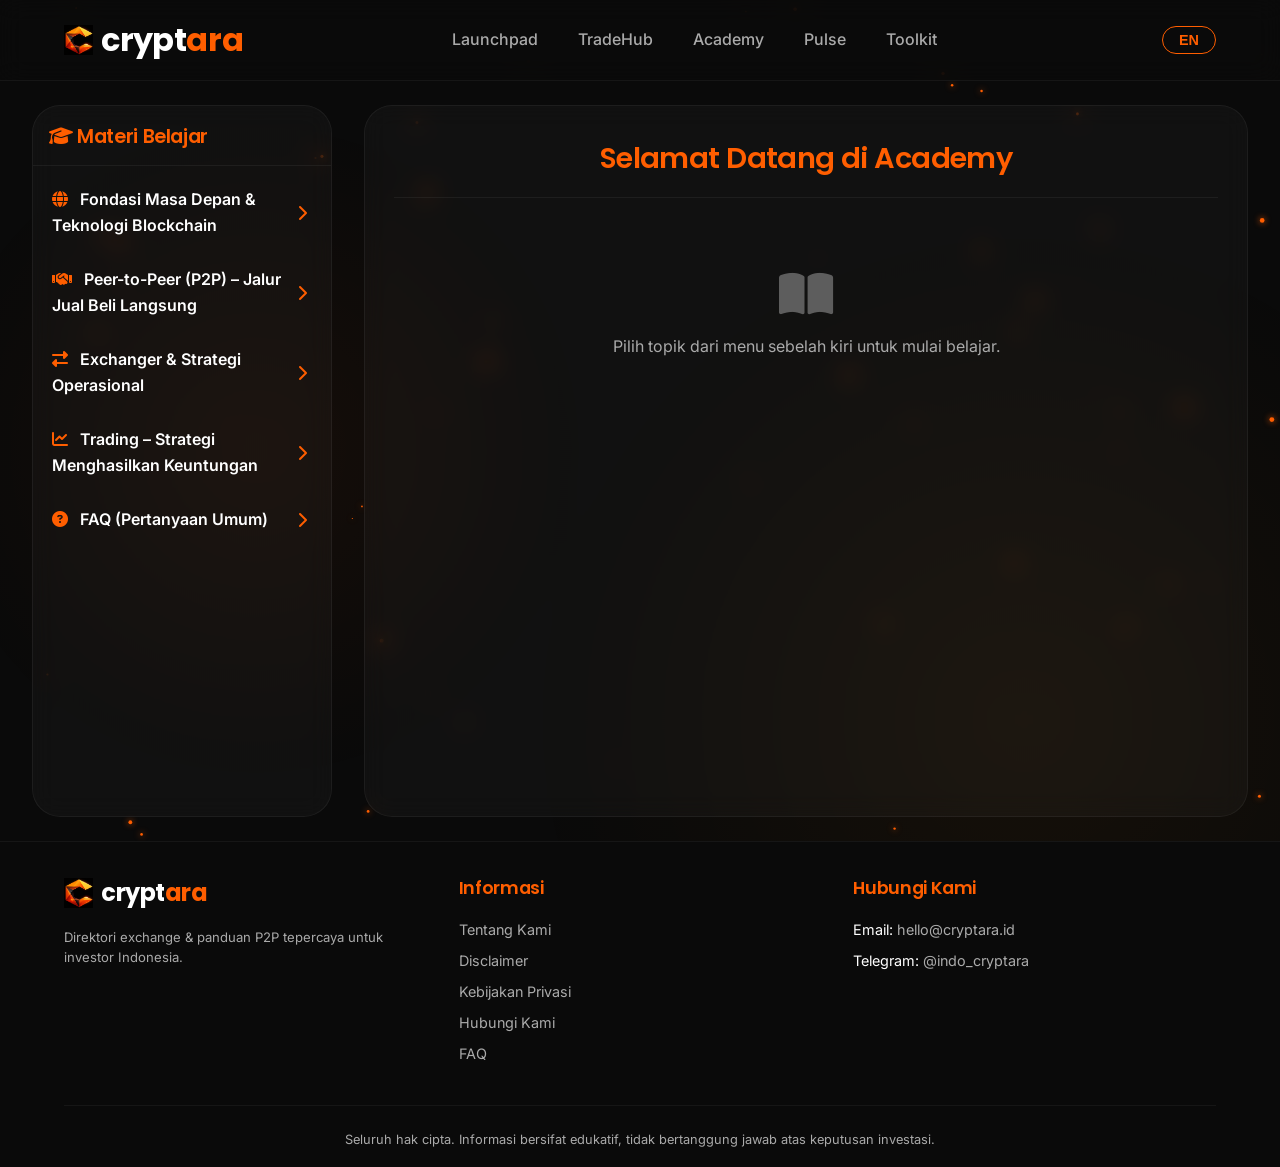
<file: learn.html>
<!DOCTYPE html>
<html lang="id">
<head>
    <script src="translations.js" defer></script>
    <meta charset="UTF-8">
    <meta name="viewport" content="width=device-width, initial-scale=1.0">
    <title>Academy - cryptara.id</title>
    <link rel="icon" type="image/png" href="images/cryptara-logo-square.png">
    <link rel="stylesheet" href="base.css">
    <link rel="stylesheet" href="style.css">
    <link href="https://fonts.googleapis.com/css2?family=Inter:wght@400;500;600;700&family=Poppins:wght@600;700&display=swap" rel="stylesheet">
    <link rel="stylesheet" href="https://cdnjs.cloudflare.com/ajax/libs/font-awesome/6.5.1/css/all.min.css">
    <style>
        /* ===== ACADEMY LAYOUT (EXPLORER STYLE) ===== */
        .academy-wrapper {
            display: flex;
            min-height: calc(100vh - 140px);
            max-width: 1400px;
            margin: 0 auto;
            padding: 1.5rem 2rem;
            gap: 2rem;
        }

        .sidebar {
            width: 300px;
            flex-shrink: 0;
            background: var(--glass-bg);
            backdrop-filter: blur(12px);
            border: 1px solid var(--glass-border);
            border-radius: 28px;
            padding: 1rem 0;
            overflow-y: auto;
            max-height: calc(100vh - 120px);
            position: sticky;
            top: 80px;
        }

        .sidebar-header {
            padding: 0 1rem 0.8rem 1rem;
            border-bottom: 1px solid var(--glass-border);
            margin-bottom: 0.5rem;
        }

        .sidebar-header h3 {
            font-size: 1.2rem;
            font-weight: 600;
            margin: 0;
            color: var(--accent-orange);
        }

        .category-item {
            margin-bottom: 0.2rem;
        }

        .category-title {
            display: flex;
            align-items: center;
            justify-content: space-between;
            padding: 0.8rem 1rem;
            cursor: pointer;
            font-weight: 600;
            color: var(--text-primary);
            transition: 0.2s;
            border-left: 3px solid transparent;
        }

        .category-title:hover {
            background: rgba(255,94,0,0.1);
            border-left-color: var(--accent-orange);
        }

        .category-title i {
            color: var(--accent-orange);
            margin-right: 0.5rem;
        }

        .category-title .toggle-icon {
            transition: transform 0.2s;
        }

        .category-title.open .toggle-icon {
            transform: rotate(90deg);
        }

        .topic-list {
            display: none;
            list-style: none;
            padding-left: 2rem;
            margin: 0;
            background: rgba(0,0,0,0.2);
        }

        .topic-list.show {
            display: block;
        }

        .topic-item {
            padding: 0.5rem 1rem;
            cursor: pointer;
            transition: 0.2s;
            color: var(--text-secondary);
            border-radius: 8px;
            margin: 0.2rem 0.5rem;
        }

        .topic-item:hover {
            background: rgba(255,94,0,0.1);
            color: var(--text-primary);
        }

        .topic-item.active {
            background: rgba(255,94,0,0.2);
            color: var(--accent-orange);
            border-left: 2px solid var(--accent-orange);
        }

        .content-panel {
            flex: 1;
            background: var(--glass-bg);
            backdrop-filter: blur(12px);
            border: 1px solid var(--glass-border);
            border-radius: 28px;
            padding: 1.8rem;
            overflow-y: auto;
            max-height: calc(100vh - 120px);
        }

        .content-header {
            margin-bottom: 1.5rem;
            padding-bottom: 1rem;
            border-bottom: 1px solid var(--glass-border);
        }

        .content-header h2 {
            font-size: 1.8rem;
            margin: 0;
            color: var(--accent-orange);
        }

        .content-body {
            color: var(--text-primary);
            line-height: 1.6;
        }

        .content-body h3 {
            margin-top: 1.2rem;
            margin-bottom: 0.5rem;
            color: var(--accent-orange);
        }

        .content-body ul, .content-body ol {
            margin-left: 1.5rem;
            margin-bottom: 1rem;
        }

        .content-body li {
            margin-bottom: 0.3rem;
        }

        .content-body p {
            margin-bottom: 1rem;
        }

        .empty-state {
            text-align: center;
            color: var(--text-secondary);
            padding: 3rem;
        }

        @media (max-width: 768px) {
            .academy-wrapper {
                flex-direction: column;
                padding: 1rem;
            }
            .sidebar {
                width: 100%;
                position: static;
                max-height: 300px;
                margin-bottom: 1rem;
            }
            .content-panel {
                max-height: none;
            }
        }
    </style>
</head>
<body>
    <canvas id="particleCanvas"></canvas>

    <nav class="navbar">
        <a href="index.html" class="logo">
            <img src="images/cryptara-logo-square.png" alt="Cryptara" class="logo-img" onerror="this.style.display='none'; this.nextElementSibling.style.display='inline-block';">
            <span class="logo-text">crypt<span>ara</span></span>
        </a>
        <div class="nav-links">
            <a href="launchpad.html" data-i18n="nav.launchpad">Launchpad</a>
            <a href="exchange.html" data-i18n="nav.tradehub">TradeHub</a>
            <a href="learn.html" data-i18n="nav.academy">Academy</a>
            <a href="market.html" data-i18n="nav.pulse">Pulse</a>
            <a href="toolkit.html" data-i18n="nav.toolkit">Toolkit</a>
        </div>
        <button class="lang-btn" id="langToggle">EN</button>
        <div class="hamburger">☰</div>
    </nav>

    <div class="academy-wrapper">
        <div class="sidebar">
            <div class="sidebar-header">
                <h3><i class="fas fa-graduation-cap"></i> <span data-i18n="academy.sidebarTitle">Materi Belajar</span></h3>
            </div>
            <div id="sidebar-categories"></div>
        </div>

        <div class="content-panel">
            <div class="content-header">
                <h2 id="content-title" data-i18n="academy.welcomeTitle">Selamat Datang di Academy</h2>
            </div>
            <div id="content-body" class="content-body">
                <div class="empty-state">
                    <i class="fas fa-book-open" style="font-size: 3rem; margin-bottom: 1rem; opacity: 0.5;"></i>
                    <p data-i18n="academy.welcomeMessage">Pilih topik dari menu sebelah kiri untuk mulai belajar.</p>
                </div>
            </div>
        </div>
    </div>

    <footer class="footer">
        <div class="footer-container">
            <div class="footer-col">
                <a href="index.html" class="footer-logo">
                    <img src="images/cryptara-logo-square.png" alt="Cryptara" class="footer-logo-img" onerror="this.style.display='none'; this.nextElementSibling.style.display='inline-block';">
                    <span class="footer-logo-text">crypt<span>ara</span></span>
                </a>
                <p class="footer-tagline" data-i18n="footer.tagline">Direktori exchange & panduan P2P tepercaya untuk investor Indonesia.</p>
            </div>
            <div class="footer-col">
                <h4 data-i18n="footer.info">Informasi</h4>
                <ul>
                    <li><a href="about.html" data-i18n="footer.about">Tentang Kami</a></li>
                    <li><a href="disclaimer.html" data-i18n="footer.disclaimer">Disclaimer</a></li>
                    <li><a href="privacy.html" data-i18n="footer.privacy">Kebijakan Privasi</a></li>
                    <li><a href="hubungikami.html" data-i18n="footer.contact">Hubungi Kami</a></li>
                    <li><a href="faq.html" data-i18n="footer.faq">FAQ</a></li>
                </ul>
            </div>
            <div class="footer-col">
                <h4 data-i18n="footer.contact">Kontak</h4>
                <ul>
                    <li>Email: <a href="mailto:hello@cryptara.id">hello@cryptara.id</a></li>
                    <li>Telegram: <a href="https://t.me/indo_cryptara">@indo_cryptara</a></li>
                </ul>
            </div>
        </div>
        <div class="footer-bottom">
            <p data-i18n="footer.copyright">© 2026 cryptara.id. Seluruh hak cipta. Informasi bersifat edukatif, tidak bertanggung jawab atas keputusan investasi.</p>
        </div>
    </footer>

    <script>
        // ==================== PARTICLE CANVAS ====================
        function initParticles() {
            const canvas = document.getElementById('particleCanvas');
            if (!canvas) return;
            const ctx = canvas.getContext('2d');
            let width, height;
            let particles = [];

            function resize() {
                width = window.innerWidth;
                height = window.innerHeight;
                canvas.width = width;
                canvas.height = height;
                initParticlesArray();
            }

            function initParticlesArray() {
                particles = [];
                for (let i = 0; i < 60; i++) {
                    particles.push({
                        x: Math.random() * width,
                        y: Math.random() * height,
                        vx: (Math.random() - 0.5) * 0.2,
                        vy: (Math.random() - 0.5) * 0.2,
                        size: Math.random() * 2 + 0.5,
                    });
                }
            }

            function draw() {
                ctx.clearRect(0, 0, width, height);
                ctx.fillStyle = '#FF5E00';
                ctx.shadowColor = '#FF5E00';
                ctx.shadowBlur = 6;

                particles.forEach(p => {
                    ctx.beginPath();
                    ctx.arc(p.x, p.y, p.size, 0, Math.PI * 2);
                    ctx.fill();
                    p.x += p.vx;
                    p.y += p.vy;
                    if (p.x < 0) p.x = width;
                    if (p.x > width) p.x = 0;
                    if (p.y < 0) p.y = height;
                    if (p.y > height) p.y = 0;
                });
                requestAnimationFrame(draw);
            }

            resize();
            window.addEventListener('resize', resize);
            draw();
        }

        // ==================== LOAD DATA DARI JSON (BILINGUAL) ====================
        let categories = [];

        async function loadContent() {
            // Ambil bahasa dari global variable currentLang (dari translations.js)
            const lang = (typeof currentLang !== 'undefined' && currentLang === 'en') ? 'en' : 'id';
            const filename = `academy-content-${lang}.json`;
            console.log('Memuat konten:', filename); // untuk debugging
            
            try {
                const response = await fetch(filename);
                if (!response.ok) throw new Error(`HTTP ${response.status}`);
                const data = await response.json();
                categories = data.categories;
                renderSidebar();
            } catch (error) {
                console.error('Gagal memuat konten:', error);
                document.getElementById('sidebar-categories').innerHTML = '<div class="empty-state">Gagal memuat materi. Coba refresh.</div>';
            }
        }

        function renderSidebar() {
            const container = document.getElementById('sidebar-categories');
            container.innerHTML = '';

            categories.forEach((cat, idx) => {
                const catDiv = document.createElement('div');
                catDiv.className = 'category-item';
                const catHeader = document.createElement('div');
                catHeader.className = 'category-title';
                catHeader.innerHTML = `
                    <span><i class="fas ${cat.icon}"></i> ${cat.name}</span>
                    <i class="fas fa-chevron-right toggle-icon"></i>
                `;
                const topicList = document.createElement('ul');
                topicList.className = 'topic-list';
                cat.topics.forEach((topic, tIdx) => {
                    const li = document.createElement('li');
                    li.className = 'topic-item';
                    li.textContent = topic.title;
                    li.setAttribute('data-category', idx);
                    li.setAttribute('data-topic', tIdx);
                    li.addEventListener('click', (e) => {
                        e.stopPropagation();
                        document.querySelectorAll('.topic-item').forEach(t => t.classList.remove('active'));
                        li.classList.add('active');
                        displayContent(topic.title, topic.content);
                    });
                    topicList.appendChild(li);
                });

                catHeader.addEventListener('click', () => {
                    const isOpen = topicList.classList.contains('show');
                    document.querySelectorAll('.topic-list').forEach(list => list.classList.remove('show'));
                    document.querySelectorAll('.category-title').forEach(title => title.classList.remove('open'));
                    if (!isOpen) {
                        topicList.classList.add('show');
                        catHeader.classList.add('open');
                    }
                });

                catDiv.appendChild(catHeader);
                catDiv.appendChild(topicList);
                container.appendChild(catDiv);
            });
        }

        function displayContent(title, content) {
            document.getElementById('content-title').textContent = title;
            document.getElementById('content-body').innerHTML = content;
        }

        // Fungsi untuk me-refresh konten saat bahasa berubah
        function refreshAcademyContent() {
            loadContent();
        }

        // ==================== INIT ====================
        document.addEventListener('DOMContentLoaded', () => {
            initParticles();
            loadContent();

            // Inisialisasi bahasa dari translations.js
            if (typeof setLanguage !== 'undefined' && typeof currentLang !== 'undefined') {
                setLanguage(currentLang);
            }

            // Dapatkan tombol bahasa dan tambahkan event listener untuk refresh konten
            const langBtn = document.getElementById('langToggle');
            if (langBtn) {
                langBtn.addEventListener('click', function() {
                    // Setelah bahasa berubah, refresh konten academy
                    setTimeout(refreshAcademyContent, 100); // sedikit delay untuk memastikan setLanguage selesai
                });
            }

            // Jika masih ada event languageChanged, tetap dengarkan juga
            window.addEventListener('languageChanged', function() {
                refreshAcademyContent();
            });
        });
    </script>
</body>
</html>
</file>
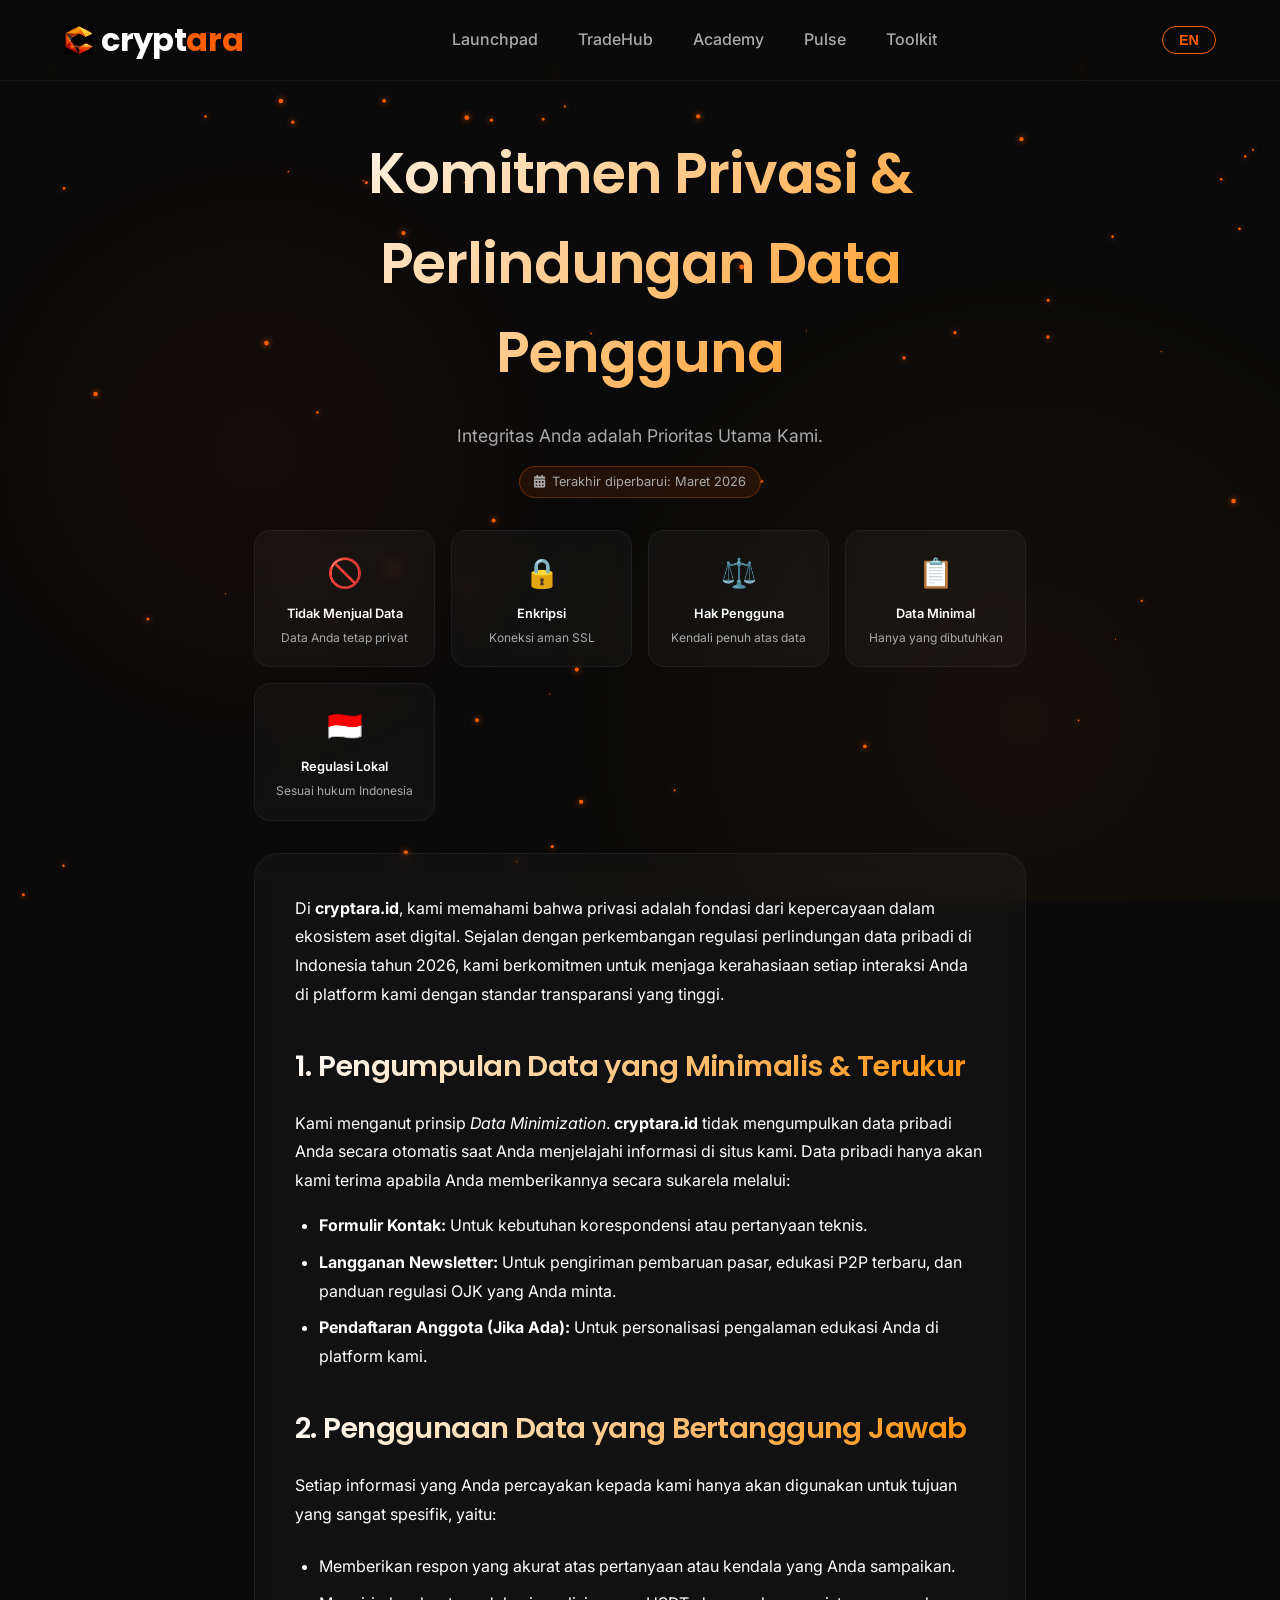
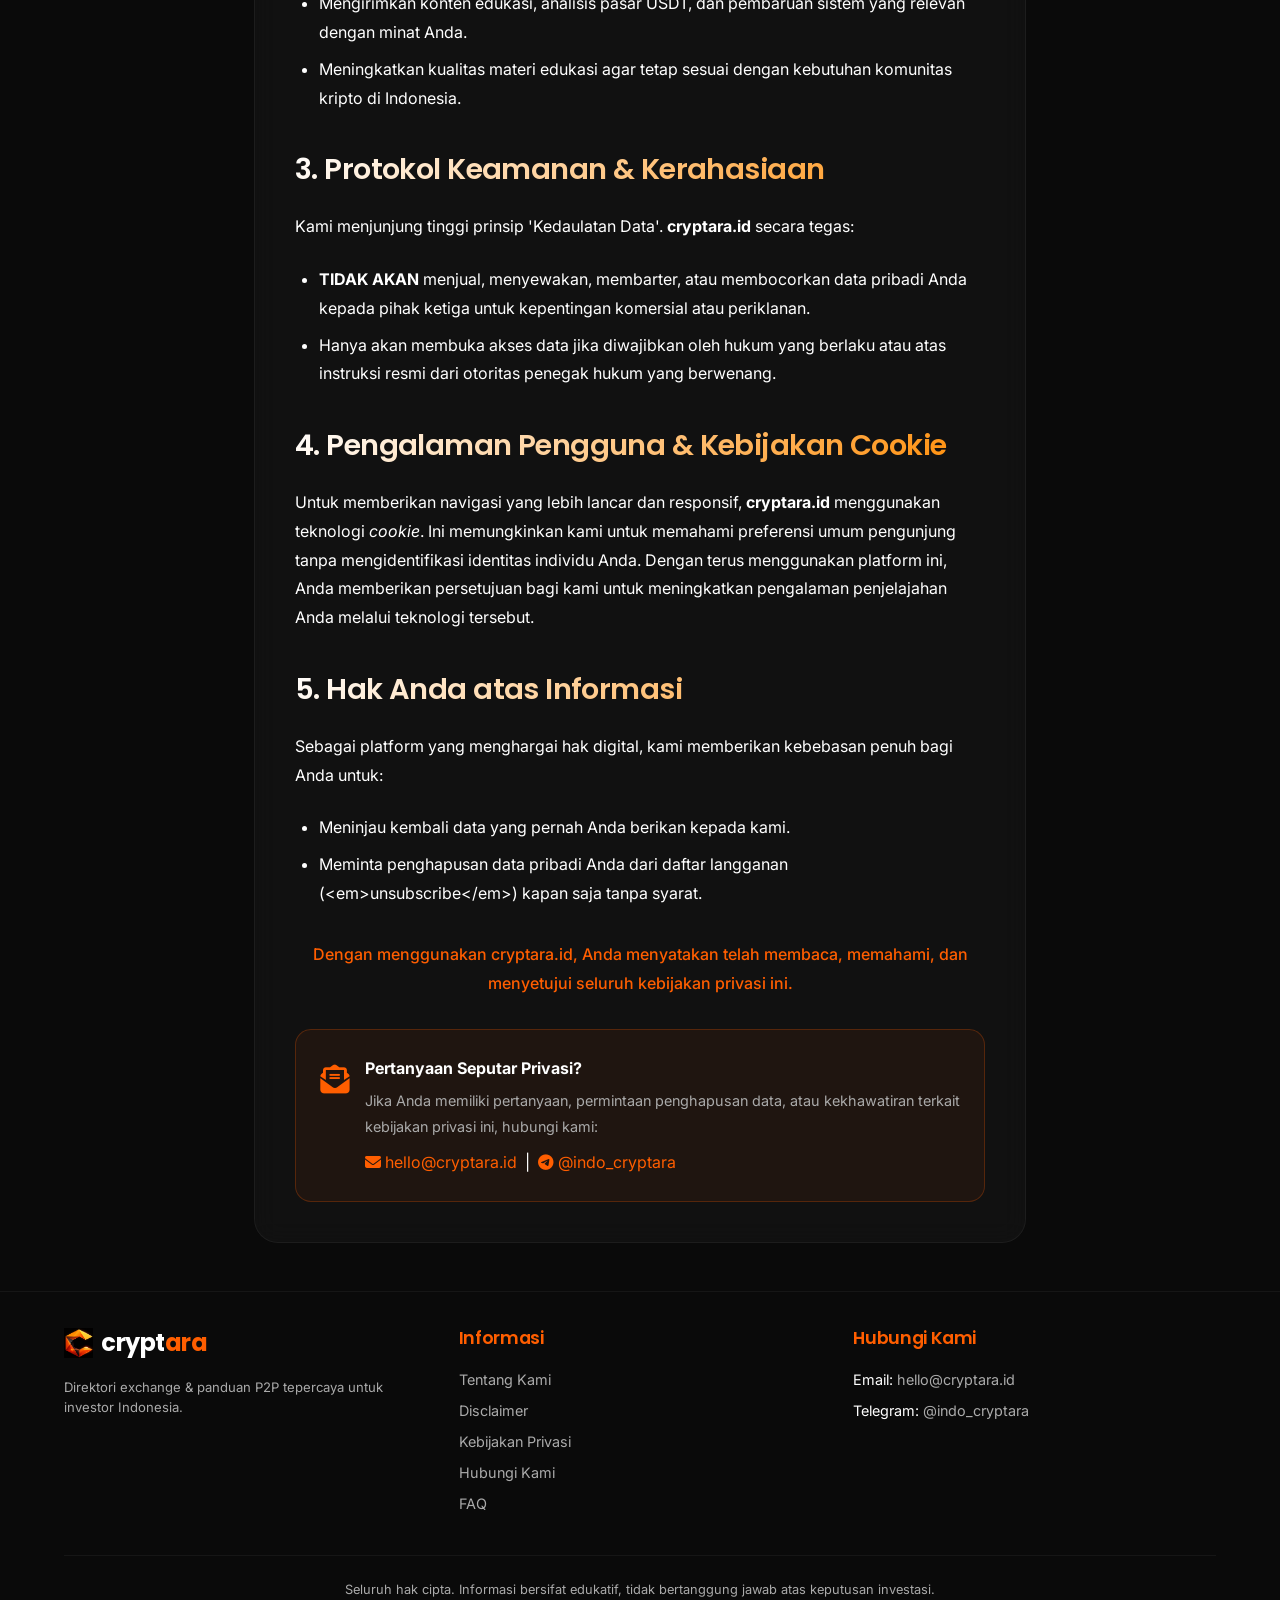
<file: privacy.html>
<!DOCTYPE html>
<html lang="id">
<head>
    <script src="translations.js" defer></script>
    <meta charset="UTF-8">
    <meta name="viewport" content="width=device-width, initial-scale=1.0">
    <title>Kebijakan Privasi - cryptara.id</title>
    <link rel="icon" type="image/png" href="images/cryptara-logo-square.png">
    <link rel="stylesheet" href="base.css">
    <link rel="stylesheet" href="style.css">
    <link href="https://fonts.googleapis.com/css2?family=Inter:wght@400;500;600;700&family=Poppins:wght@600;700&display=swap" rel="stylesheet">
    <link rel="stylesheet" href="https://cdnjs.cloudflare.com/ajax/libs/font-awesome/6.5.1/css/all.min.css">
    <style>
        .privacy-content h2 {
            font-size: 1.8rem;
            margin: 2rem 0 1rem;
            text-align: left;
        }
        .privacy-content p, .privacy-content li {
            color: var(--text-primary);
        }
        .privacy-content ul {
            margin-left: 1.5rem;
            margin-bottom: 1.5rem;
        }
        .privacy-content li {
            margin-bottom: 0.5rem;
        }

        /* Trust Badges */
        .trust-badges {
            display: grid;
            grid-template-columns: repeat(auto-fit, minmax(150px, 1fr));
            gap: 1rem;
            margin: 2rem 0;
        }
        .trust-badge {
            background: var(--glass-bg);
            backdrop-filter: blur(8px);
            border: 1px solid var(--glass-border);
            border-radius: 16px;
            padding: 1.2rem 1rem;
            text-align: center;
            transition: 0.3s;
        }
        .trust-badge:hover {
            border-color: var(--accent-orange);
            box-shadow: 0 0 16px rgba(255,94,0,0.15);
        }
        .trust-badge-icon {
            font-size: 1.8rem;
            margin-bottom: 0.5rem;
        }
        .trust-badge-label {
            font-size: 0.8rem;
            font-weight: 600;
            color: var(--text-primary);
        }
        .trust-badge-sublabel {
            font-size: 0.75rem;
            color: var(--text-secondary);
            margin-top: 0.2rem;
        }

        /* Section heading with icon */
        .privacy-section-title {
            display: flex;
            align-items: center;
            gap: 0.7rem;
            font-size: 1.5rem;
            margin: 2rem 0 1rem;
            text-align: left;
        }
        .privacy-section-icon {
            display: inline-flex;
            align-items: center;
            justify-content: center;
            width: 36px;
            height: 36px;
            min-width: 36px;
            border-radius: 10px;
            background: rgba(255,94,0,0.15);
            color: var(--accent-orange);
            font-size: 1rem;
        }

        /* Last Updated badge */
        .last-updated-badge {
            display: inline-flex;
            align-items: center;
            gap: 0.4rem;
            background: rgba(255,94,0,0.1);
            border: 1px solid rgba(255,94,0,0.3);
            border-radius: 20px;
            padding: 0.3rem 0.9rem;
            font-size: 0.8rem;
            color: var(--text-secondary);
        }

        /* Privacy contact box */
        .privacy-contact-box {
            background: rgba(255,94,0,0.06);
            border: 1px solid rgba(255,94,0,0.25);
            border-radius: 16px;
            padding: 1.5rem;
            margin-top: 2rem;
            display: flex;
            align-items: flex-start;
            gap: 1rem;
        }
        .privacy-contact-icon {
            font-size: 1.8rem;
            color: var(--accent-orange);
            flex-shrink: 0;
        }
        .privacy-contact-content strong {
            display: block;
            color: var(--text-primary);
            margin-bottom: 0.3rem;
        }
        .privacy-contact-content p {
            color: var(--text-secondary);
            font-size: 0.9rem;
            margin: 0 0 0.5rem;
        }
        .privacy-contact-content a {
            color: var(--accent-orange);
            text-decoration: none;
        }
        .privacy-contact-content a:hover {
            text-decoration: underline;
        }

        @media (max-width: 600px) {
            .trust-badges {
                grid-template-columns: repeat(2, 1fr);
            }
        }
    </style>
</head>
<body>
    <canvas id="particleCanvas"></canvas>

    <nav class="navbar">
        <a href="index.html" class="logo">
            <img src="images/cryptara-logo-square.png" alt="Cryptara" class="logo-img" onerror="this.style.display='none'; this.nextElementSibling.style.display='inline-block';">
            <span class="logo-text">crypt<span>ara</span></span>
        </a>
        <div class="nav-links">
            <a href="launchpad.html" data-i18n="nav.launchpad">Launchpad</a>
            <a href="exchange.html" data-i18n="nav.tradehub">TradeHub</a>
            <a href="learn.html" data-i18n="nav.academy">Academy</a>
            <a href="market.html" data-i18n="nav.pulse">Pulse</a>
            <a href="toolkit.html" data-i18n="nav.toolkit">Toolkit</a>
        </div>
        <button class="lang-btn" id="langToggle">EN</button>
        <div class="hamburger">☰</div>
    </nav>

    <section style="max-width: 900px; margin: 3rem auto; padding: 0 5%;">
        <h1 class="gradient-title" data-i18n="privacy.title">Komitmen Privasi & Perlindungan Data Pengguna</h1>
        <p style="text-align: center; color: var(--text-secondary); margin-bottom: 1rem; font-size: 1.1rem;" data-i18n="privacy.subtitle">
            Integritas Anda adalah Prioritas Utama Kami.
        </p>
        <div style="text-align:center; margin-bottom: 2rem;">
            <span class="last-updated-badge"><i class="fas fa-calendar-alt"></i> Terakhir diperbarui: Maret 2026</span>
        </div>

        <!-- Trust Badges -->
        <div class="trust-badges">
            <div class="trust-badge">
                <div class="trust-badge-icon">🚫</div>
                <div class="trust-badge-label">Tidak Menjual Data</div>
                <div class="trust-badge-sublabel">Data Anda tetap privat</div>
            </div>
            <div class="trust-badge">
                <div class="trust-badge-icon">🔒</div>
                <div class="trust-badge-label">Enkripsi</div>
                <div class="trust-badge-sublabel">Koneksi aman SSL</div>
            </div>
            <div class="trust-badge">
                <div class="trust-badge-icon">⚖️</div>
                <div class="trust-badge-label">Hak Pengguna</div>
                <div class="trust-badge-sublabel">Kendali penuh atas data</div>
            </div>
            <div class="trust-badge">
                <div class="trust-badge-icon">📋</div>
                <div class="trust-badge-label">Data Minimal</div>
                <div class="trust-badge-sublabel">Hanya yang dibutuhkan</div>
            </div>
            <div class="trust-badge">
                <div class="trust-badge-icon">🇮🇩</div>
                <div class="trust-badge-label">Regulasi Lokal</div>
                <div class="trust-badge-sublabel">Sesuai hukum Indonesia</div>
            </div>
        </div>

        <div class="glass-card privacy-content" style="padding: 2.5rem; line-height: 1.8;">
            <p style="margin-bottom: 1.5rem;" data-i18n="privacy.intro" data-i18n-html="true">
                Di <strong>cryptara.id</strong>, kami memahami bahwa privasi adalah fondasi dari kepercayaan dalam ekosistem aset digital. Sejalan dengan perkembangan regulasi perlindungan data pribadi di Indonesia tahun 2026, kami berkomitmen untuk menjaga kerahasiaan setiap interaksi Anda di platform kami dengan standar transparansi yang tinggi.
            </p>

            <h2 class="gradient-title privacy-section-title" data-i18n="privacy.section1.title">
                <span class="privacy-section-icon"><i class="fas fa-database"></i></span>
                1. Pengumpulan Data yang Minimalis & Terukur
            </h2>
            <p style="margin-bottom: 1rem;" data-i18n="privacy.section1.desc" data-i18n-html="true">
                Kami menganut prinsip <em>Data Minimization</em>. <strong>cryptara.id</strong> tidak mengumpulkan data pribadi Anda secara otomatis saat Anda menjelajahi informasi di situs kami. Data pribadi hanya akan kami terima apabila Anda memberikannya secara sukarela melalui:
            </p>
            <ul style="margin-left: 1.5rem; margin-bottom: 1.5rem;">
                <li data-i18n="privacy.section1.list1" data-i18n-html="true"><strong>Formulir Kontak:</strong> Untuk kebutuhan korespondensi atau pertanyaan teknis.</li>
                <li data-i18n="privacy.section1.list2" data-i18n-html="true"><strong>Langganan Newsletter:</strong> Untuk pengiriman pembaruan pasar, edukasi P2P terbaru, dan panduan regulasi OJK yang Anda minta.</li>
                <li data-i18n="privacy.section1.list3" data-i18n-html="true"><strong>Pendaftaran Anggota (Jika Ada):</strong> Untuk personalisasi pengalaman edukasi Anda di platform kami.</li>
            </ul>

            <h2 class="gradient-title privacy-section-title" data-i18n="privacy.section2.title">
                <span class="privacy-section-icon"><i class="fas fa-tasks"></i></span>
                2. Penggunaan Data yang Bertanggung Jawab
            </h2>
            <p style="margin-bottom: 1.5rem;" data-i18n="privacy.section2.desc" data-i18n-html="true">
                Setiap informasi yang Anda percayakan kepada kami hanya akan digunakan untuk tujuan yang sangat spesifik, yaitu:
            </p>
            <ul style="margin-left: 1.5rem; margin-bottom: 1.5rem;">
                <li data-i18n="privacy.section2.list1">Memberikan respon yang akurat atas pertanyaan atau kendala yang Anda sampaikan.</li>
                <li data-i18n="privacy.section2.list2">Mengirimkan konten edukasi, analisis pasar USDT, dan pembaruan sistem yang relevan dengan minat Anda.</li>
                <li data-i18n="privacy.section2.list3">Meningkatkan kualitas materi edukasi agar tetap sesuai dengan kebutuhan komunitas kripto di Indonesia.</li>
            </ul>

            <h2 class="gradient-title privacy-section-title" data-i18n="privacy.section3.title">
                <span class="privacy-section-icon"><i class="fas fa-shield-alt"></i></span>
                3. Protokol Keamanan & Kerahasiaan
            </h2>
            <p style="margin-bottom: 1.5rem;" data-i18n="privacy.section3.desc" data-i18n-html="true">
                Kami menjunjung tinggi prinsip "Kedaulatan Data". <strong>cryptara.id</strong> secara tegas:
            </p>
            <ul style="margin-left: 1.5rem; margin-bottom: 1.5rem;">
                <li data-i18n="privacy.section3.list1" data-i18n-html="true"><strong>TIDAK AKAN</strong> menjual, menyewakan, membarter, atau membocorkan data pribadi Anda kepada pihak ketiga untuk kepentingan komersial atau periklanan.</li>
                <li data-i18n="privacy.section3.list2">Hanya akan membuka akses data jika diwajibkan oleh hukum yang berlaku atau atas instruksi resmi dari otoritas penegak hukum yang berwenang.</li>
            </ul>

            <h2 class="gradient-title privacy-section-title" data-i18n="privacy.section4.title">
                <span class="privacy-section-icon"><i class="fas fa-cookie-bite"></i></span>
                4. Pengalaman Pengguna & Kebijakan Cookie
            </h2>
            <p style="margin-bottom: 1.5rem;" data-i18n="privacy.section4.desc" data-i18n-html="true">
                Untuk memberikan navigasi yang lebih lancar dan responsif, <strong>cryptara.id</strong> menggunakan teknologi <em>cookie</em>. Ini memungkinkan kami untuk memahami preferensi umum pengunjung tanpa mengidentifikasi identitas individu Anda. Dengan terus menggunakan platform ini, Anda memberikan persetujuan bagi kami untuk meningkatkan pengalaman penjelajahan Anda melalui teknologi tersebut.
            </p>

            <h2 class="gradient-title privacy-section-title" data-i18n="privacy.section5.title">
                <span class="privacy-section-icon"><i class="fas fa-user-check"></i></span>
                5. Hak Anda atas Informasi
            </h2>
            <p style="margin-bottom: 1.5rem;" data-i18n="privacy.section5.desc" data-i18n-html="true">
                Sebagai platform yang menghargai hak digital, kami memberikan kebebasan penuh bagi Anda untuk:
            </p>
            <ul style="margin-left: 1.5rem; margin-bottom: 1.5rem;">
                <li data-i18n="privacy.section5.list1">Meninjau kembali data yang pernah Anda berikan kepada kami.</li>
                <li data-i18n="privacy.section5.list2">Meminta penghapusan data pribadi Anda dari daftar langganan (<em>unsubscribe</em>) kapan saja tanpa syarat.</li>
            </ul>

            <p style="color: var(--accent-orange); font-weight: 500; text-align: center; margin-top: 2rem;" data-i18n="privacy.consent" data-i18n-html="true">
                Dengan menggunakan cryptara.id, Anda menyatakan telah membaca, memahami, dan menyetujui seluruh kebijakan privasi ini.
            </p>

            <!-- Privacy Contact Box -->
            <div class="privacy-contact-box">
                <div class="privacy-contact-icon"><i class="fas fa-envelope-open-text"></i></div>
                <div class="privacy-contact-content">
                    <strong>Pertanyaan Seputar Privasi?</strong>
                    <p>Jika Anda memiliki pertanyaan, permintaan penghapusan data, atau kekhawatiran terkait kebijakan privasi ini, hubungi kami:</p>
                    <a href="mailto:hello@cryptara.id"><i class="fas fa-envelope"></i> hello@cryptara.id</a> &nbsp;|&nbsp;
                    <a href="https://t.me/indo_cryptara" target="_blank" rel="noopener noreferrer"><i class="fab fa-telegram"></i> @indo_cryptara</a>
                </div>
            </div>
        </div>
    </section>

    <footer class="footer">
        <div class="footer-container">
            <div class="footer-col">
                <a href="index.html" class="footer-logo">
                    <img src="images/cryptara-logo-square.png" alt="Cryptara" class="footer-logo-img" onerror="this.style.display='none'; this.nextElementSibling.style.display='inline-block';">
                    <span class="footer-logo-text">crypt<span>ara</span></span>
                </a>
                <p class="footer-tagline" data-i18n="footer.tagline">Direktori exchange & panduan P2P tepercaya untuk investor Indonesia.</p>
            </div>
            <div class="footer-col">
                <h4 data-i18n="footer.info">Informasi</h4>
                <ul>
                    <li><a href="about.html" data-i18n="footer.about">Tentang Kami</a></li>
                    <li><a href="disclaimer.html" data-i18n="footer.disclaimer">Disclaimer</a></li>
                    <li><a href="privacy.html" data-i18n="footer.privacy">Kebijakan Privasi</a></li>
                    <li><a href="hubungikami.html" data-i18n="footer.contact">Hubungi Kami</a></li>
                    <li><a href="faq.html" data-i18n="footer.faq">FAQ</a></li>
                </ul>
            </div>
            <div class="footer-col">
                <h4 data-i18n="footer.contact">Kontak</h4>
                <ul>
                    <li>Email: <a href="mailto:hello@cryptara.id">hello@cryptara.id</a></li>
                    <li>Telegram: <a href="https://t.me/indo_cryptara">@indo_cryptara</a></li>
                </ul>
            </div>
        </div>
        <div class="footer-bottom">
            <p data-i18n="footer.copyright">© 2026 cryptara.id. Seluruh hak cipta. Informasi bersifat edukatif, tidak bertanggung jawab atas keputusan investasi.</p>
        </div>
    </footer>

    <script>
        // ==================== PARTICLE CANVAS ====================
        function initParticles() {
            const canvas = document.getElementById('particleCanvas');
            if (!canvas) return;
            const ctx = canvas.getContext('2d');
            let width, height;
            let particles = [];

            function resize() {
                width = window.innerWidth;
                height = window.innerHeight;
                canvas.width = width;
                canvas.height = height;
                initParticlesArray();
            }

            function initParticlesArray() {
                particles = [];
                for (let i = 0; i < 60; i++) {
                    particles.push({
                        x: Math.random() * width,
                        y: Math.random() * height,
                        vx: (Math.random() - 0.5) * 0.2,
                        vy: (Math.random() - 0.5) * 0.2,
                        size: Math.random() * 2 + 0.5,
                    });
                }
            }

            function draw() {
                ctx.clearRect(0, 0, width, height);
                ctx.fillStyle = '#FF5E00';
                ctx.shadowColor = '#FF5E00';
                ctx.shadowBlur = 6;

                particles.forEach(p => {
                    ctx.beginPath();
                    ctx.arc(p.x, p.y, p.size, 0, Math.PI * 2);
                    ctx.fill();
                    p.x += p.vx;
                    p.y += p.vy;
                    if (p.x < 0) p.x = width;
                    if (p.x > width) p.x = 0;
                    if (p.y < 0) p.y = height;
                    if (p.y > height) p.y = 0;
                });
                requestAnimationFrame(draw);
            }

            resize();
            window.addEventListener('resize', resize);
            draw();
        }

        document.addEventListener('DOMContentLoaded', function() {
            initParticles();
            // translations.js sudah auto-initialize, tidak perlu tambahan apa pun
        });
    </script>
</body>
</html>
</file>
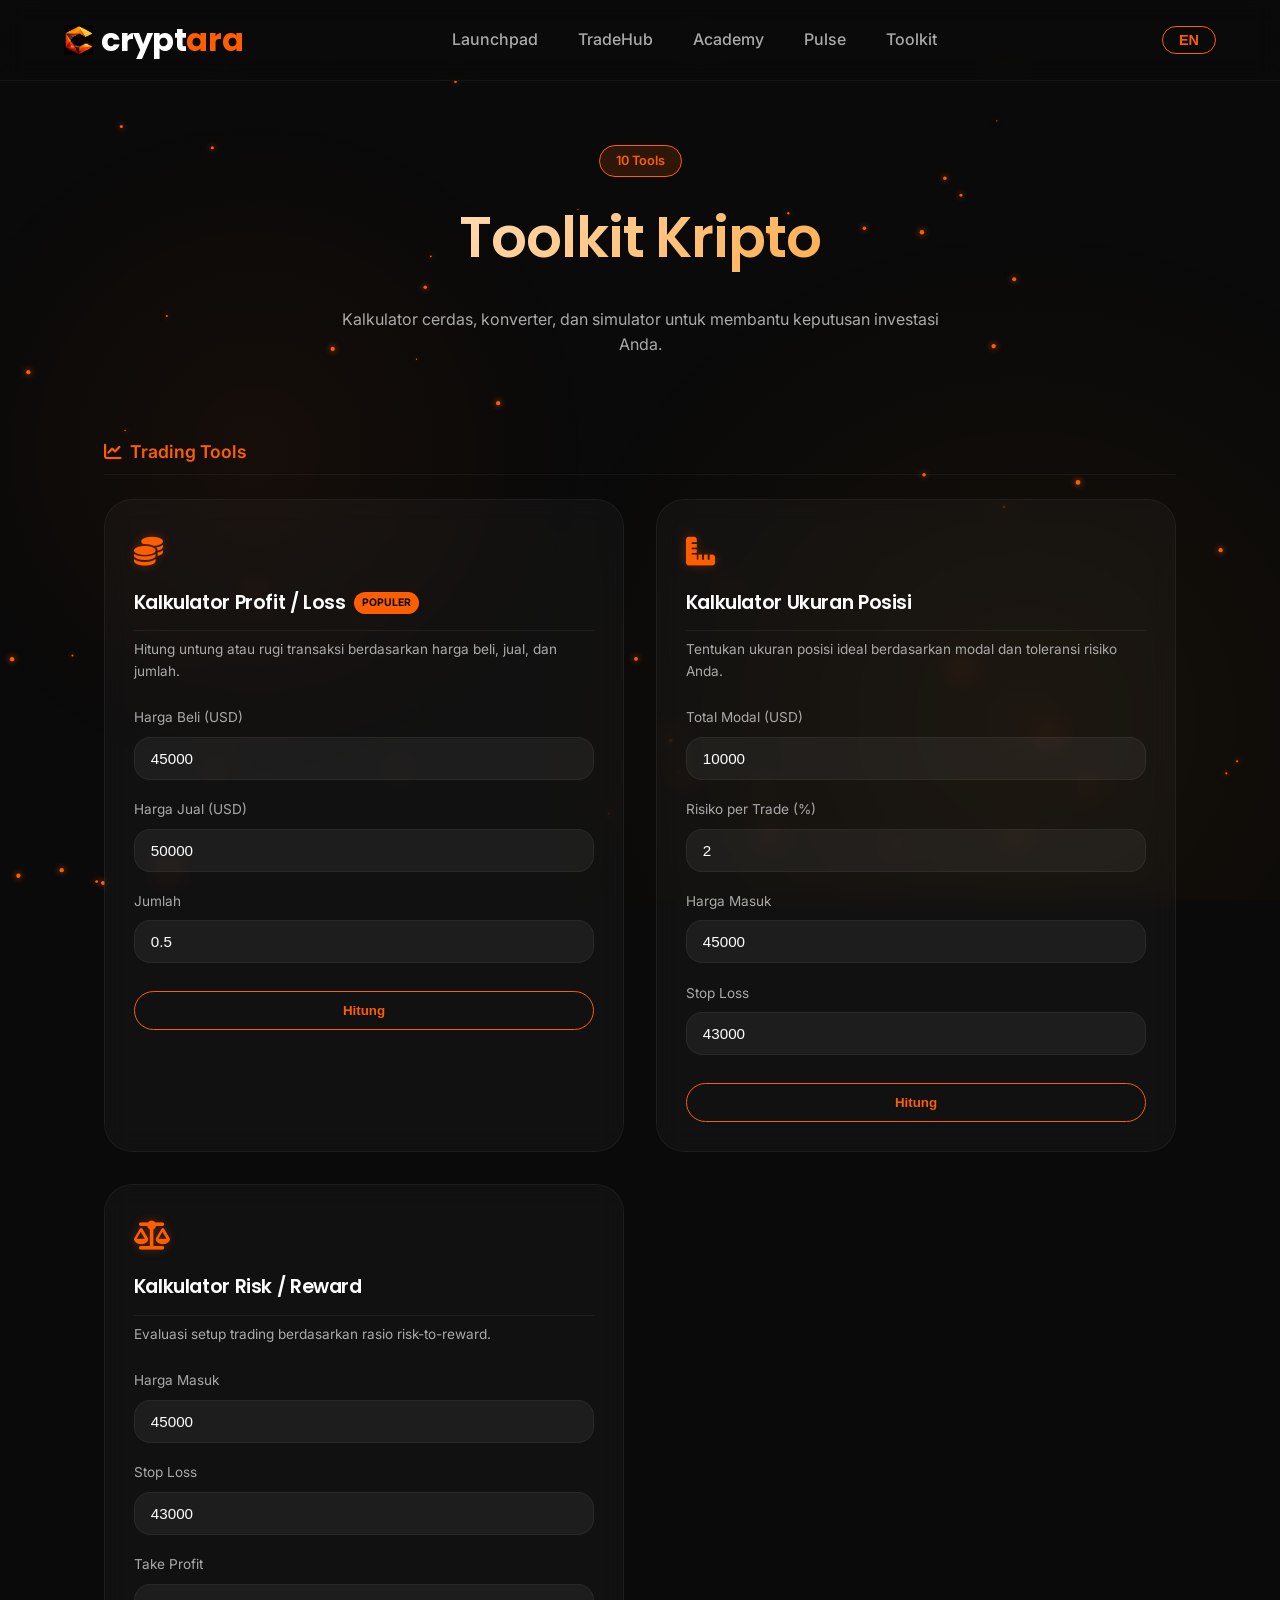
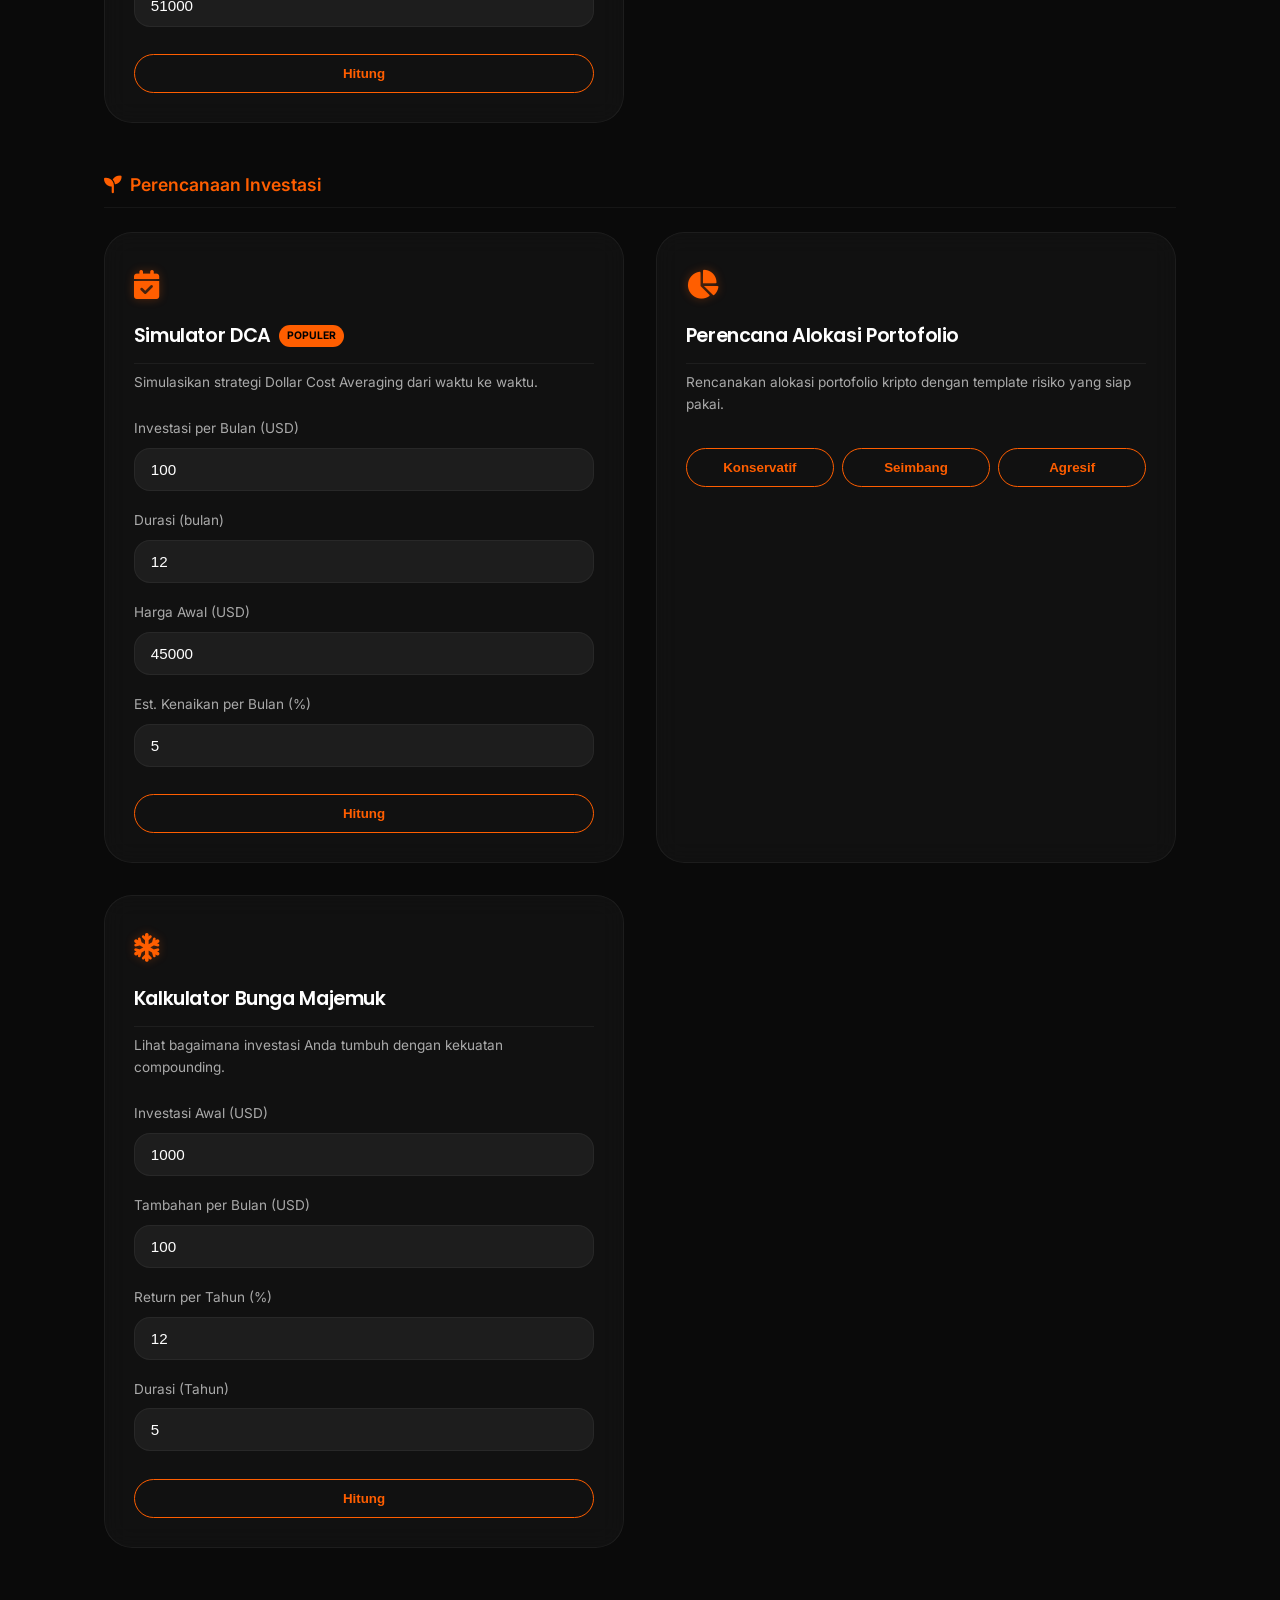
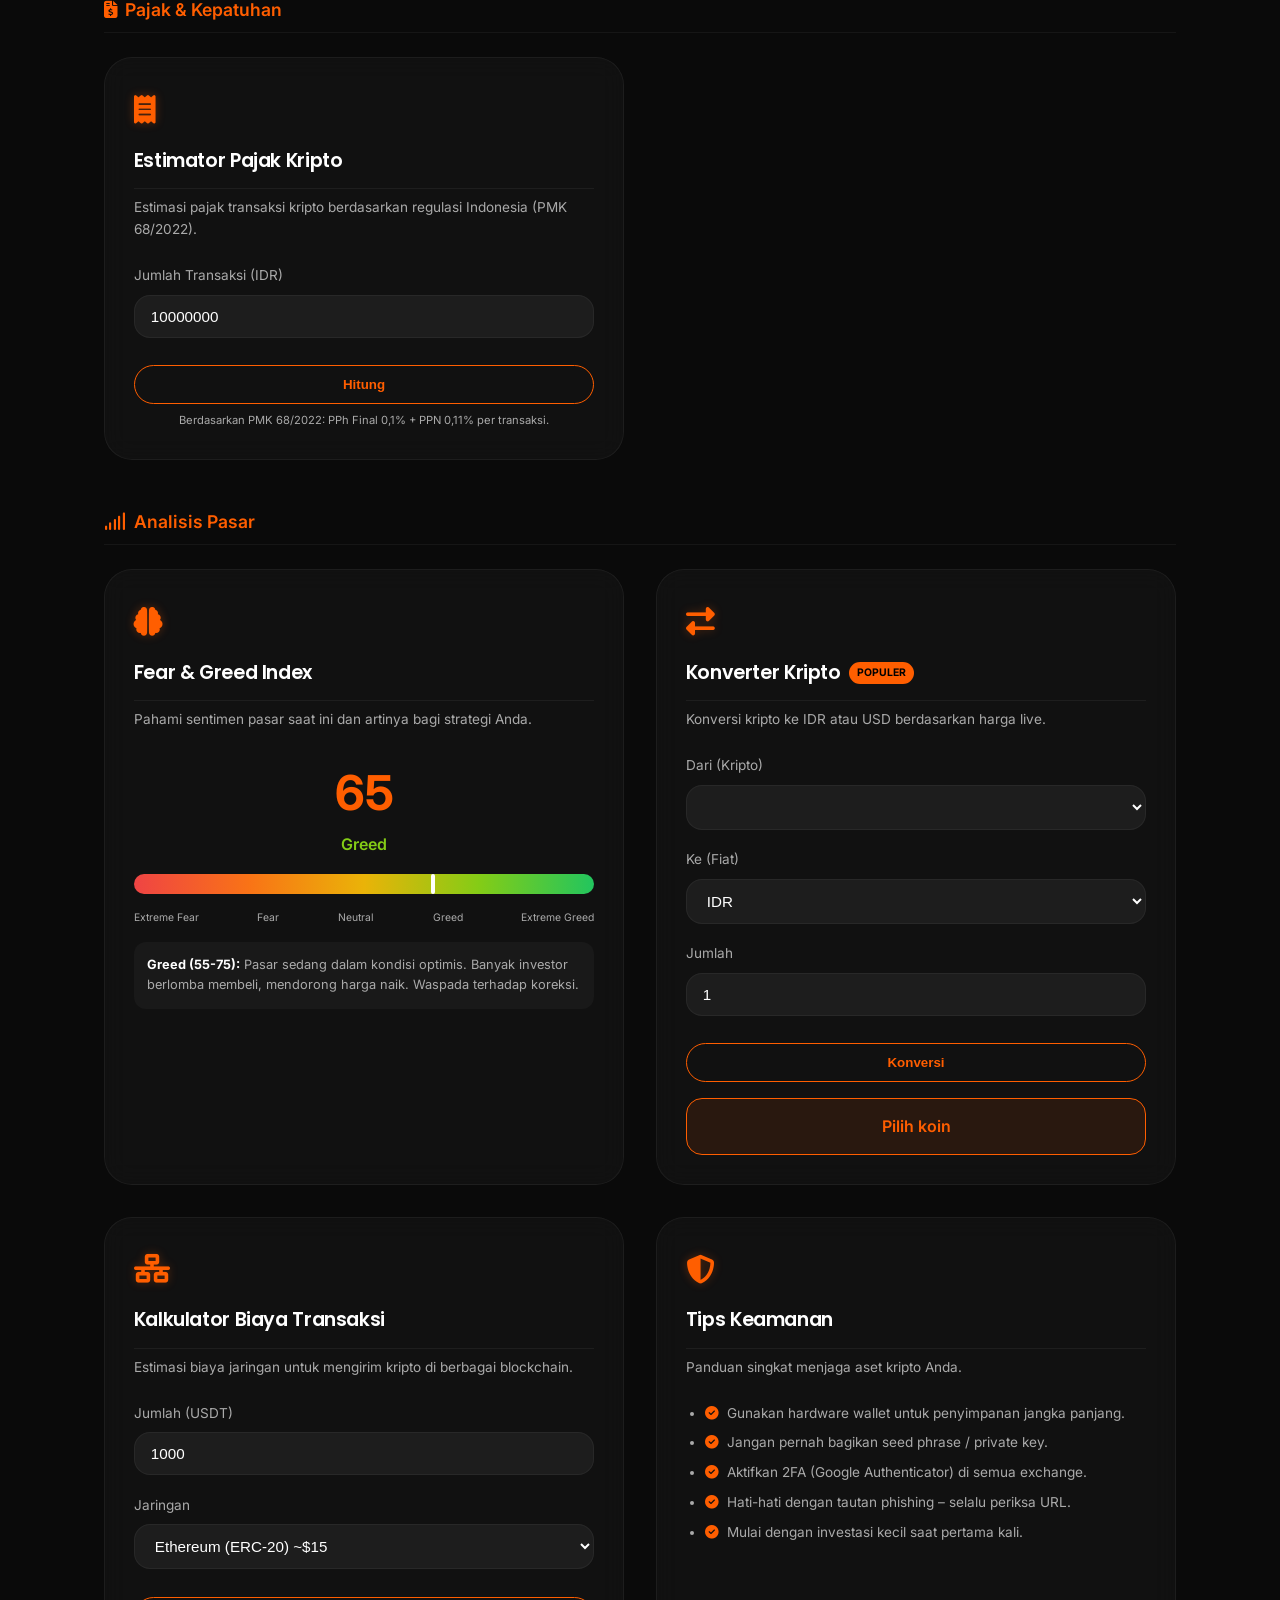
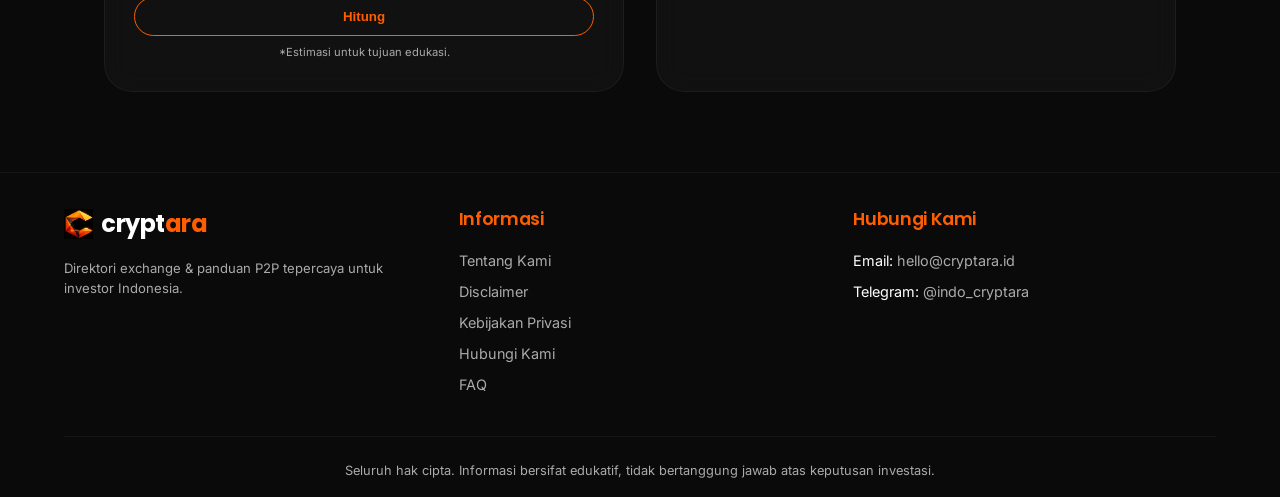
<file: toolkit.html>
<!DOCTYPE html>
<html lang="id">
<head>
    <script src="translations.js" defer></script>
    <meta charset="UTF-8">
    <meta name="viewport" content="width=device-width, initial-scale=1.0">
    <title>Toolkit - cryptara.id</title>
    <link rel="icon" type="image/png" href="images/cryptara-logo-square.png">
    <link rel="stylesheet" href="base.css">
    <link rel="stylesheet" href="style.css">
    <link href="https://fonts.googleapis.com/css2?family=Inter:wght@400;500;600;700&family=Poppins:wght@600;700&display=swap" rel="stylesheet">
    <link rel="stylesheet" href="https://cdnjs.cloudflare.com/ajax/libs/font-awesome/6.5.1/css/all.min.css">
    <style>
        /* ===== TOOLKIT SPECIFIC STYLES ===== */
        .toolkit-container {
            max-width: 1200px;
            margin: 0 auto;
            padding: 2rem 5%;
        }
        .toolkit-grid {
            display: grid;
            grid-template-columns: repeat(2, 1fr);
            gap: 2rem;
        }
        @media (max-width: 768px) {
            .toolkit-grid {
                grid-template-columns: 1fr;
            }
        }
        .toolkit-card {
            background: var(--glass-bg);
            backdrop-filter: blur(12px);
            border: 1px solid var(--glass-border);
            border-radius: 28px;
            padding: 1.8rem;
            transition: all 0.3s ease;
        }
        .toolkit-card:hover {
            border-color: var(--accent-orange);
            transform: translateY(-4px);
        }
        .card-header {
            margin-bottom: 1.5rem;
            border-bottom: 1px solid var(--glass-border);
            padding-bottom: 0.75rem;
        }
        .card-header h3 {
            font-size: 1.4rem;
            font-weight: 600;
            color: var(--text-primary);
            margin: 0;
        }
        .card-description {
            color: var(--text-secondary);
            font-size: 0.85rem;
            margin-bottom: 1.5rem;
        }
        .input-group {
            margin-bottom: 1.2rem;
        }
        .input-group label {
            display: block;
            color: var(--text-secondary);
            font-size: 0.85rem;
            margin-bottom: 0.5rem;
        }
        .input-group input,
        .input-group select {
            width: 100%;
            padding: 0.75rem 1rem;
            background: rgba(255,255,255,0.05);
            border: 1px solid var(--glass-border);
            border-radius: 16px;
            color: var(--text-primary);
            font-size: 0.95rem;
            /* Hapus spinner pada input number */
            -moz-appearance: textfield;
        }
        .input-group input::-webkit-outer-spin-button,
        .input-group input::-webkit-inner-spin-button {
            -webkit-appearance: none;
            margin: 0;
        }
        /* Styling untuk opsi dropdown agar teks terlihat jelas */
        .input-group select option {
            background: #1a1a1a;
            color: var(--text-primary);
            padding: 0.5rem;
        }
        .btn-calc {
            width: 100%;
            background: transparent;
            border: 1px solid var(--accent-orange);
            color: var(--accent-orange);
            padding: 0.7rem;
            border-radius: 30px;
            cursor: pointer;
            font-weight: 600;
            margin-top: 0.5rem;
        }
        .btn-calc:hover {
            background: var(--accent-orange);
            color: black;
        }
        .result-box {
            background: rgba(255,94,0,0.1);
            border: 1px solid var(--accent-orange);
            border-radius: 16px;
            padding: 0.9rem;
            margin-top: 1rem;
            text-align: center;
            font-weight: 600;
            color: var(--accent-orange);
        }
        .note {
            font-size: 0.7rem;
            color: var(--text-secondary);
            margin-top: 0.5rem;
            text-align: center;
        }
        .currency-toggle {
            display: flex;
            gap: 0.5rem;
            margin-bottom: 1rem;
        }
        .currency-option {
            flex: 1;
            text-align: center;
            padding: 0.5rem;
            background: rgba(255,255,255,0.03);
            border: 1px solid var(--glass-border);
            border-radius: 30px;
            cursor: pointer;
        }
        .currency-option.active {
            background: var(--accent-orange);
            color: black;
        }
        .network-list {
            list-style: none;
            padding: 0;
            margin: 0;
        }
        .network-list li {
            padding: 0.75rem;
            background: rgba(255,255,255,0.03);
            border: 1px solid var(--glass-border);
            border-radius: 16px;
            margin-bottom: 0.75rem;
            display: flex;
            align-items: center;
            gap: 0.8rem;
        }
        .network-icon {
            width: 36px;
            height: 36px;
            border-radius: 12px;
            background: rgba(255,94,0,0.15);
            display: flex;
            align-items: center;
            justify-content: center;
            font-weight: bold;
            font-size: 1.2rem;
            color: var(--accent-orange);
        }
        .network-link {
            background: transparent;
            border: 1px solid var(--accent-orange);
            color: var(--accent-orange);
            padding: 0.3rem 0.8rem;
            border-radius: 30px;
            text-decoration: none;
            font-size: 0.75rem;
        }
        .tip-list {
            margin: 0;
            padding-left: 1.2rem;
            color: var(--text-secondary);
            font-size: 0.85rem;
        }
        .tip-list li {
            margin-bottom: 0.5rem;
        }
        .toolkit-hero { text-align: center; margin-bottom: 3rem; padding: 2rem 0; }
        .toolkit-badge { display: inline-block; background: rgba(255,94,0,0.15); border: 1px solid var(--accent-orange); color: var(--accent-orange); padding: 0.3rem 1rem; border-radius: 30px; font-size: 0.8rem; font-weight: 600; margin-bottom: 1rem; }
        .toolkit-category { margin-bottom: 3rem; }
        .category-title { font-size: 1.1rem; font-weight: 600; color: var(--accent-orange); border-bottom: 1px solid var(--glass-border); padding-bottom: 0.5rem; margin-bottom: 1.5rem; display: flex; align-items: center; gap: 0.5rem; }
        .popular-badge { background: var(--accent-orange); color: #000; font-size: 0.65rem; font-weight: 700; padding: 0.15rem 0.5rem; border-radius: 30px; text-transform: uppercase; vertical-align: middle; margin-left: 0.5rem; }
        .toolkit-card .card-icon { font-size: 1.8rem; color: var(--accent-orange); margin-bottom: 0.8rem; text-shadow: 0 0 10px rgba(255,94,0,0.3); }
        .card-header { display: flex; align-items: center; margin-bottom: 0.5rem; border-bottom: 1px solid var(--glass-border); padding-bottom: 0.75rem; }
        .card-header h3 { font-size: 1.2rem; font-weight: 600; color: var(--text-primary); margin: 0; }
        .result-row { display: flex; justify-content: space-between; padding: 0.4rem 0; border-bottom: 1px solid rgba(255,255,255,0.05); font-size: 0.9rem; }
        .result-row:last-child { border-bottom: none; }
        .result-label { color: var(--text-secondary); }
        .result-value { color: var(--text-primary); font-weight: 600; }
        .result-value.positive { color: #22c55e; }
        .result-value.negative { color: #ef4444; }
        .result-value.orange { color: var(--accent-orange); }
        .alloc-bar { height: 12px; border-radius: 6px; margin-top: 0.3rem; transition: width 0.5s ease; }
        .alloc-btc { background: #f7931a; }
        .alloc-eth { background: #627eea; }
        .alloc-alt { background: var(--accent-orange); }
        .fg-gauge { position: relative; height: 20px; border-radius: 10px; background: linear-gradient(to right, #ef4444, #f97316, #eab308, #84cc16, #22c55e); margin: 1rem 0; }
        .fg-needle { position: absolute; top: 0; width: 4px; height: 100%; background: white; border-radius: 2px; transform: translateX(-50%); }
        .dca-table { width: 100%; border-collapse: collapse; font-size: 0.78rem; margin-top: 0.5rem; }
        .dca-table th { color: var(--accent-orange); text-align: left; padding: 0.4rem 0.3rem; border-bottom: 1px solid var(--glass-border); }
        .dca-table td { padding: 0.35rem 0.3rem; color: var(--text-secondary); border-bottom: 1px solid rgba(255,255,255,0.03); }
        .rr-bar { height: 16px; border-radius: 8px; display: flex; overflow: hidden; margin: 0.5rem 0; }
        .rr-risk { background: #ef4444; }
        .rr-reward { background: #22c55e; }
    </style>
</head>
<body>
    <canvas id="particleCanvas"></canvas>

    <nav class="navbar">
        <a href="index.html" class="logo">
            <img src="images/cryptara-logo-square.png" alt="Cryptara" class="logo-img" onerror="this.style.display='none'; this.nextElementSibling.style.display='inline-block';">
            <span class="logo-text">crypt<span>ara</span></span>
        </a>
        <div class="nav-links">
            <a href="launchpad.html" data-i18n="nav.launchpad">Launchpad</a>
            <a href="exchange.html" data-i18n="nav.tradehub">TradeHub</a>
            <a href="learn.html" data-i18n="nav.academy">Academy</a>
            <a href="market.html" data-i18n="nav.pulse">Pulse</a>
            <a href="toolkit.html" data-i18n="nav.toolkit">Toolkit</a>
        </div>
        <button class="lang-btn" id="langToggle">EN</button>
        <div class="hamburger">☰</div>
    </nav>

    <div class="toolkit-container">
        <!-- Hero -->
        <div class="toolkit-hero">
            <div class="toolkit-badge" data-i18n="toolkit.badge">10 Tools</div>
            <h1 class="gradient-title" data-i18n="toolkit.title">Toolkit Kripto</h1>
            <p style="color: var(--text-secondary); max-width:640px; margin:0.5rem auto 0;" data-i18n="toolkit.subtitle">Kalkulator cerdas, konverter, dan simulator untuk membantu keputusan investasi Anda.</p>
        </div>

        <!-- TRADING TOOLS -->
        <div class="toolkit-category">
            <div class="category-title">
                <i class="fas fa-chart-line" style="color:var(--accent-orange)"></i>
                <span data-i18n="toolkit.cat_trading">Trading Tools</span>
            </div>
            <div class="toolkit-grid">
                <!-- Profit/Loss -->
                <div class="toolkit-card">
                    <div class="card-icon"><i class="fas fa-coins"></i></div>
                    <div class="card-header">
                        <h3 data-i18n="toolkit.profitLoss">Kalkulator Profit / Loss</h3>
                        <span class="popular-badge" data-i18n="toolkit.popular">Populer</span>
                    </div>
                    <p class="card-description" data-i18n="toolkit.profitLossDesc">Hitung untung atau rugi transaksi berdasarkan harga beli, jual, dan jumlah.</p>
                    <div class="input-group"><label data-i18n="toolkit.buyPrice">Harga Beli (USD)</label><input type="number" id="pl-buy" value="45000" min="0" step="0.01"></div>
                    <div class="input-group"><label data-i18n="toolkit.sellPrice">Harga Jual (USD)</label><input type="number" id="pl-sell" value="50000" min="0" step="0.01"></div>
                    <div class="input-group"><label data-i18n="toolkit.quantity">Jumlah</label><input type="number" id="pl-qty" value="0.5" min="0" step="0.001"></div>
                    <button class="btn-calc" onclick="calcPL()" data-i18n="toolkit.calculate">Hitung</button>
                    <div class="result-box" id="pl-result" style="display:none;"></div>
                </div>

                <!-- Position Size -->
                <div class="toolkit-card">
                    <div class="card-icon"><i class="fas fa-ruler-combined"></i></div>
                    <div class="card-header"><h3 data-i18n="toolkit.positionSize">Kalkulator Ukuran Posisi</h3></div>
                    <p class="card-description" data-i18n="toolkit.positionSizeDesc">Tentukan ukuran posisi ideal berdasarkan modal dan toleransi risiko Anda.</p>
                    <div class="input-group"><label data-i18n="toolkit.capital">Total Modal (USD)</label><input type="number" id="ps-capital" value="10000" min="0" step="10"></div>
                    <div class="input-group"><label data-i18n="toolkit.riskPct">Risiko per Trade (%)</label><input type="number" id="ps-risk" value="2" min="0.1" max="100" step="0.1"></div>
                    <div class="input-group"><label data-i18n="toolkit.entryPrice">Harga Masuk</label><input type="number" id="ps-entry" value="45000" min="0" step="0.01"></div>
                    <div class="input-group"><label data-i18n="toolkit.stopLoss">Stop Loss</label><input type="number" id="ps-sl" value="43000" min="0" step="0.01"></div>
                    <button class="btn-calc" onclick="calcPS()" data-i18n="toolkit.calculate">Hitung</button>
                    <div class="result-box" id="ps-result" style="display:none;"></div>
                </div>

                <!-- Risk/Reward -->
                <div class="toolkit-card">
                    <div class="card-icon"><i class="fas fa-balance-scale"></i></div>
                    <div class="card-header"><h3 data-i18n="toolkit.riskReward">Kalkulator Risk / Reward</h3></div>
                    <p class="card-description" data-i18n="toolkit.riskRewardDesc">Evaluasi setup trading berdasarkan rasio risk-to-reward.</p>
                    <div class="input-group"><label data-i18n="toolkit.entryPrice">Harga Masuk</label><input type="number" id="rr-entry" value="45000" min="0" step="0.01"></div>
                    <div class="input-group"><label data-i18n="toolkit.stopLoss">Stop Loss</label><input type="number" id="rr-sl" value="43000" min="0" step="0.01"></div>
                    <div class="input-group"><label data-i18n="toolkit.takeProfit">Take Profit</label><input type="number" id="rr-tp" value="51000" min="0" step="0.01"></div>
                    <button class="btn-calc" onclick="calcRR()" data-i18n="toolkit.calculate">Hitung</button>
                    <div class="result-box" id="rr-result" style="display:none;"></div>
                </div>
            </div>
        </div>

        <!-- INVESTMENT PLANNING -->
        <div class="toolkit-category">
            <div class="category-title">
                <i class="fas fa-seedling" style="color:var(--accent-orange)"></i>
                <span data-i18n="toolkit.cat_investment">Perencanaan Investasi</span>
            </div>
            <div class="toolkit-grid">
                <!-- DCA Simulator -->
                <div class="toolkit-card">
                    <div class="card-icon"><i class="fas fa-calendar-check"></i></div>
                    <div class="card-header">
                        <h3 data-i18n="toolkit.dca">Simulator DCA</h3>
                        <span class="popular-badge" data-i18n="toolkit.popular">Populer</span>
                    </div>
                    <p class="card-description" data-i18n="toolkit.dcaDesc">Simulasikan strategi Dollar Cost Averaging dari waktu ke waktu.</p>
                    <div class="input-group"><label data-i18n="toolkit.dcaMonthly">Investasi per Bulan (USD)</label><input type="number" id="dca-monthly" value="100" min="1" step="1"></div>
                    <div class="input-group"><label data-i18n="toolkit.dcaDuration">Durasi (bulan)</label><input type="number" id="dca-duration" value="12" min="1" max="60" step="1"></div>
                    <div class="input-group"><label data-i18n="toolkit.dcaStartPrice">Harga Awal (USD)</label><input type="number" id="dca-start" value="45000" min="0.01" step="0.01"></div>
                    <div class="input-group"><label data-i18n="toolkit.dcaGrowth">Est. Kenaikan per Bulan (%)</label><input type="number" id="dca-growth" value="5" step="0.1"></div>
                    <button class="btn-calc" onclick="calcDCA()" data-i18n="toolkit.calculate">Hitung</button>
                    <div id="dca-result" style="display:none; margin-top:1rem; overflow-x:auto;"></div>
                </div>

                <!-- Portfolio Allocation -->
                <div class="toolkit-card">
                    <div class="card-icon"><i class="fas fa-chart-pie"></i></div>
                    <div class="card-header"><h3 data-i18n="toolkit.portfolio">Perencana Alokasi Portofolio</h3></div>
                    <p class="card-description" data-i18n="toolkit.portfolioDesc">Rencanakan alokasi portofolio kripto dengan template risiko yang siap pakai.</p>
                    <div style="display:flex; gap:0.5rem; margin-bottom:1.2rem; flex-wrap:wrap;">
                        <button class="btn-calc" style="flex:1; min-width:80px;" onclick="setAlloc(60,25,15)" data-i18n="toolkit.conservative">Konservatif</button>
                        <button class="btn-calc" style="flex:1; min-width:80px;" onclick="setAlloc(40,30,30)" data-i18n="toolkit.balanced">Seimbang</button>
                        <button class="btn-calc" style="flex:1; min-width:80px;" onclick="setAlloc(20,20,60)" data-i18n="toolkit.aggressive">Agresif</button>
                    </div>
                    <div id="alloc-display" style="display:none;">
                        <div style="margin-bottom:0.8rem;">
                            <div style="display:flex; justify-content:space-between; font-size:0.85rem;"><span style="color:#f7931a">₿ BTC</span><span id="alloc-btc-pct">60%</span></div>
                            <div class="alloc-bar alloc-btc" id="alloc-btc-bar" style="width:60%;"></div>
                        </div>
                        <div style="margin-bottom:0.8rem;">
                            <div style="display:flex; justify-content:space-between; font-size:0.85rem;"><span style="color:#627eea">Ξ ETH</span><span id="alloc-eth-pct">25%</span></div>
                            <div class="alloc-bar alloc-eth" id="alloc-eth-bar" style="width:25%;"></div>
                        </div>
                        <div>
                            <div style="display:flex; justify-content:space-between; font-size:0.85rem;"><span style="color:var(--accent-orange)">⬡ Altcoins</span><span id="alloc-alt-pct">15%</span></div>
                            <div class="alloc-bar alloc-alt" id="alloc-alt-bar" style="width:15%;"></div>
                        </div>
                        <div id="alloc-risk" style="margin-top:1rem; text-align:center; font-size:0.85rem; color:var(--text-secondary);"></div>
                    </div>
                </div>

                <!-- Compound Interest -->
                <div class="toolkit-card">
                    <div class="card-icon"><i class="fas fa-snowflake"></i></div>
                    <div class="card-header"><h3 data-i18n="toolkit.compound">Kalkulator Bunga Majemuk</h3></div>
                    <p class="card-description" data-i18n="toolkit.compoundDesc">Lihat bagaimana investasi Anda tumbuh dengan kekuatan compounding.</p>
                    <div class="input-group"><label data-i18n="toolkit.initialInvestment">Investasi Awal (USD)</label><input type="number" id="ci-initial" value="1000" min="0" step="10"></div>
                    <div class="input-group"><label data-i18n="toolkit.monthlyAddition">Tambahan per Bulan (USD)</label><input type="number" id="ci-monthly" value="100" min="0" step="10"></div>
                    <div class="input-group"><label data-i18n="toolkit.annualReturn">Return per Tahun (%)</label><input type="number" id="ci-rate" value="12" min="0" step="0.1"></div>
                    <div class="input-group"><label data-i18n="toolkit.years">Durasi (Tahun)</label><input type="number" id="ci-years" value="5" min="1" max="30" step="1"></div>
                    <button class="btn-calc" onclick="calcCI()" data-i18n="toolkit.calculate">Hitung</button>
                    <div id="ci-result" style="display:none; margin-top:1rem;"></div>
                </div>
            </div>
        </div>

        <!-- TAX & COMPLIANCE -->
        <div class="toolkit-category">
            <div class="category-title">
                <i class="fas fa-file-invoice-dollar" style="color:var(--accent-orange)"></i>
                <span data-i18n="toolkit.cat_tax">Pajak &amp; Kepatuhan</span>
            </div>
            <div class="toolkit-grid">
                <!-- Tax Estimator -->
                <div class="toolkit-card">
                    <div class="card-icon"><i class="fas fa-receipt"></i></div>
                    <div class="card-header"><h3 data-i18n="toolkit.taxEstimator">Estimator Pajak Kripto</h3></div>
                    <p class="card-description" data-i18n="toolkit.taxEstimatorDesc">Estimasi pajak transaksi kripto berdasarkan regulasi Indonesia (PMK 68/2022).</p>
                    <div class="input-group"><label data-i18n="toolkit.transactionAmount">Jumlah Transaksi (IDR)</label><input type="number" id="tax-amount" value="10000000" min="0" step="100000"></div>
                    <button class="btn-calc" onclick="calcTax()" data-i18n="toolkit.calculate">Hitung</button>
                    <div id="tax-result" style="display:none; margin-top:1rem;"></div>
                    <p class="note" data-i18n="toolkit.taxNote">*Berdasarkan PMK 68/2022: PPh Final 0,1% + PPN 0,11% per transaksi.</p>
                </div>
            </div>
        </div>

        <!-- MARKET ANALYSIS -->
        <div class="toolkit-category">
            <div class="category-title">
                <i class="fas fa-signal" style="color:var(--accent-orange)"></i>
                <span data-i18n="toolkit.cat_market">Analisis Pasar</span>
            </div>
            <div class="toolkit-grid">
                <!-- Fear & Greed -->
                <div class="toolkit-card">
                    <div class="card-icon"><i class="fas fa-brain"></i></div>
                    <div class="card-header"><h3 data-i18n="toolkit.fearGreed">Fear &amp; Greed Index</h3></div>
                    <p class="card-description" data-i18n="toolkit.fearGreedDesc">Pahami sentimen pasar saat ini dan artinya bagi strategi Anda.</p>
                    <div style="text-align:center; margin: 0.5rem 0 1rem;">
                        <div style="font-size:3rem; font-weight:700; color:var(--accent-orange);" id="fg-value">65</div>
                        <div style="font-size:1rem; color:#84cc16; font-weight:600;" id="fg-label">Greed</div>
                    </div>
                    <div class="fg-gauge"><div class="fg-needle" id="fg-needle" style="left:65%"></div></div>
                    <div style="display:flex; justify-content:space-between; font-size:0.65rem; color:var(--text-secondary); margin-top:0.2rem;">
                        <span>Extreme Fear</span><span>Fear</span><span>Neutral</span><span>Greed</span><span>Extreme Greed</span>
                    </div>
                    <div style="margin-top:1rem; font-size:0.8rem; color:var(--text-secondary); background:rgba(255,255,255,0.03); border-radius:12px; padding:0.8rem; line-height:1.6;">
                        <strong style="color:var(--text-primary);">Greed (55-75):</strong> Pasar sedang dalam kondisi optimis. Banyak investor berlomba membeli, mendorong harga naik. Waspada terhadap koreksi.
                    </div>
                </div>

                <!-- Crypto Converter -->
                <div class="toolkit-card">
                    <div class="card-icon"><i class="fas fa-exchange-alt"></i></div>
                    <div class="card-header">
                        <h3 data-i18n="toolkit.converter">Konverter Kripto</h3>
                        <span class="popular-badge" data-i18n="toolkit.popular">Populer</span>
                    </div>
                    <p class="card-description" data-i18n="toolkit.converterDesc">Konversi kripto ke IDR atau USD berdasarkan harga live.</p>
                    <div class="input-group"><label data-i18n="toolkit.from">Dari (Kripto)</label><select id="convert-from"></select></div>
                    <div class="input-group"><label data-i18n="toolkit.to">Ke (Fiat)</label><select id="convert-to"><option value="IDR">IDR</option><option value="USD">USD</option></select></div>
                    <div class="input-group"><label data-i18n="toolkit.amount">Jumlah</label><input type="number" id="convert-amount" value="1" min="0" step="0.01"></div>
                    <button class="btn-calc" id="convert-btn" data-i18n="toolkit.convert">Konversi</button>
                    <div class="result-box" id="convert-result">0</div>
                </div>

                <!-- Fee Calculator -->
                <div class="toolkit-card">
                    <div class="card-icon"><i class="fas fa-network-wired"></i></div>
                    <div class="card-header"><h3 data-i18n="toolkit.feeCalc">Kalkulator Biaya Transaksi</h3></div>
                    <p class="card-description" data-i18n="toolkit.feeCalcDesc">Estimasi biaya jaringan untuk mengirim kripto di berbagai blockchain.</p>
                    <div class="input-group"><label data-i18n="toolkit.amountUSDT">Jumlah (USDT)</label><input type="number" id="fee-amount" value="1000" min="0" step="1"></div>
                    <div class="input-group"><label data-i18n="toolkit.network">Jaringan</label>
                        <select id="fee-network">
                            <option value="15">Ethereum (ERC-20) ~$15</option>
                            <option value="0.5">BSC (BEP-20) ~$0.50</option>
                            <option value="1">Tron (TRC-20) ~$1.00</option>
                            <option value="0.05">Solana (SOL) ~$0.05</option>
                            <option value="0.01">Polygon (MATIC) ~$0.01</option>
                        </select>
                    </div>
                    <button class="btn-calc" onclick="calcFee()" data-i18n="toolkit.calculate">Hitung</button>
                    <div id="fee-result" style="display:none; margin-top:1rem;"></div>
                    <p class="note" data-i18n="toolkit.note">*Estimasi untuk tujuan edukasi.</p>
                </div>

                <!-- Security Tips -->
                <div class="toolkit-card">
                    <div class="card-icon"><i class="fas fa-shield-alt"></i></div>
                    <div class="card-header"><h3 data-i18n="toolkit.securityTips">Tips Keamanan</h3></div>
                    <p class="card-description" data-i18n="toolkit.securityDesc">Panduan singkat menjaga aset kripto Anda.</p>
                    <ul class="tip-list">
                        <li><i class="fas fa-check-circle" style="color:var(--accent-orange); margin-right:0.5rem;"></i><span data-i18n="toolkit.tip1">Gunakan hardware wallet untuk penyimpanan jangka panjang.</span></li>
                        <li><i class="fas fa-check-circle" style="color:var(--accent-orange); margin-right:0.5rem;"></i><span data-i18n="toolkit.tip2">Jangan pernah bagikan seed phrase / private key.</span></li>
                        <li><i class="fas fa-check-circle" style="color:var(--accent-orange); margin-right:0.5rem;"></i><span data-i18n="toolkit.tip3">Aktifkan 2FA (Google Authenticator) di semua exchange.</span></li>
                        <li><i class="fas fa-check-circle" style="color:var(--accent-orange); margin-right:0.5rem;"></i><span data-i18n="toolkit.tip4">Hati-hati dengan tautan phishing – selalu periksa URL.</span></li>
                        <li><i class="fas fa-check-circle" style="color:var(--accent-orange); margin-right:0.5rem;"></i><span data-i18n="toolkit.tip5">Mulai dengan investasi kecil saat pertama kali.</span></li>
                    </ul>
                </div>
            </div>
        </div>
    </div>

    <footer class="footer">
        <div class="footer-container">
            <div class="footer-col">
                <a href="index.html" class="footer-logo">
                    <img src="images/cryptara-logo-square.png" alt="Cryptara" class="footer-logo-img" onerror="this.style.display='none'; this.nextElementSibling.style.display='inline-block';">
                    <span class="footer-logo-text">crypt<span>ara</span></span>
                </a>
                <p class="footer-tagline" data-i18n="footer.tagline">Direktori exchange & panduan P2P tepercaya untuk investor Indonesia.</p>
            </div>
            <div class="footer-col">
                <h4 data-i18n="footer.info">Informasi</h4>
                <ul>
                    <li><a href="about.html" data-i18n="footer.about">Tentang Kami</a></li>
                    <li><a href="disclaimer.html" data-i18n="footer.disclaimer">Disclaimer</a></li>
                    <li><a href="privacy.html" data-i18n="footer.privacy">Kebijakan Privasi</a></li>
                    <li><a href="hubungikami.html" data-i18n="footer.contact">Hubungi Kami</a></li>
                    <li><a href="faq.html" data-i18n="footer.faq">FAQ</a></li>
                </ul>
            </div>
            <div class="footer-col">
                <h4 data-i18n="footer.contact">Kontak</h4>
                <ul>
                    <li>Email: <a href="mailto:hello@cryptara.id">hello@cryptara.id</a></li>
                    <li>Telegram: <a href="https://t.me/indo_cryptara">@indo_cryptara</a></li>
                </ul>
            </div>
        </div>
        <div class="footer-bottom">
            <p data-i18n="footer.copyright">© 2026 cryptara.id. Seluruh hak cipta. Informasi bersifat edukatif, tidak bertanggung jawab atas keputusan investasi.</p>
        </div>
    </footer>

    <script>
        // ==================== PARTICLE CANVAS ====================
        function initParticles() {
            const canvas = document.getElementById('particleCanvas');
            if (!canvas) return;
            const ctx = canvas.getContext('2d');
            let width, height;
            let particles = [];

            function resize() {
                width = window.innerWidth;
                height = window.innerHeight;
                canvas.width = width;
                canvas.height = height;
                initParticlesArray();
            }

            function initParticlesArray() {
                particles = [];
                for (let i = 0; i < 60; i++) {
                    particles.push({
                        x: Math.random() * width,
                        y: Math.random() * height,
                        vx: (Math.random() - 0.5) * 0.2,
                        vy: (Math.random() - 0.5) * 0.2,
                        size: Math.random() * 2 + 0.5,
                    });
                }
            }

            function draw() {
                ctx.clearRect(0, 0, width, height);
                ctx.fillStyle = '#FF5E00';
                ctx.shadowColor = '#FF5E00';
                ctx.shadowBlur = 6;
                particles.forEach(p => {
                    ctx.beginPath();
                    ctx.arc(p.x, p.y, p.size, 0, Math.PI * 2);
                    ctx.fill();
                    p.x += p.vx;
                    p.y += p.vy;
                    if (p.x < 0) p.x = width;
                    if (p.x > width) p.x = 0;
                    if (p.y < 0) p.y = height;
                    if (p.y > height) p.y = 0;
                });
                requestAnimationFrame(draw);
            }

            resize();
            window.addEventListener('resize', resize);
            draw();
        }

        // ==================== GLOBAL ====================
        let kursIdr = 15800;
        let allCoins = [];

        async function getKurs() {
            try {
                const res = await fetch('https://api.exchangerate-api.com/v4/latest/USD');
                const data = await res.json();
                kursIdr = data.rates.IDR || 15800;
            } catch(e) { console.warn(e); }
            return kursIdr;
        }

        async function fetchCoinList() {
            try {
                const res = await fetch('https://api.coinlore.net/api/tickers/?start=0&limit=200');
                const data = await res.json();
                if (data && data.data) {
                    allCoins = data.data.map(c => ({ symbol: c.symbol, name: c.name, price_usd: parseFloat(c.price_usd) || 0, id: c.id }));
                }
            } catch(e) { console.error(e); }
        }

        function populateCoinDropdowns() {
            const convertSelect = document.getElementById('convert-from');
            let options = '';
            allCoins.forEach(coin => {
                options += `<option value="${coin.symbol}" data-price="${coin.price_usd}">${coin.name} (${coin.symbol})</option>`;
            });
            convertSelect.innerHTML = options;
            const btc = allCoins.find(c => c.symbol === 'BTC');
            if (btc) convertSelect.value = 'BTC';
        }

        function getCoinPrice(symbol) {
            const coin = allCoins.find(c => c.symbol === symbol);
            return coin ? coin.price_usd : 0;
        }

        // ==================== CONVERTER ====================
        async function convertCurrency() {
            const fromSymbol = document.getElementById('convert-from').value;
            const to = document.getElementById('convert-to').value;
            const amount = parseFloat(document.getElementById('convert-amount').value) || 0;
            if (!fromSymbol) { document.getElementById('convert-result').textContent = 'Pilih koin'; return; }
            const priceUSD = getCoinPrice(fromSymbol);
            const inUSD = amount * priceUSD;
            let result = to === 'IDR' ? inUSD * kursIdr : inUSD;
            document.getElementById('convert-result').textContent = `${amount} ${fromSymbol} = ${result.toLocaleString('id-ID', { maximumFractionDigits: 2 })} ${to}`;
        }

        // ==================== PROFIT/LOSS ====================
        function calcPL() {
            const buy = parseFloat(document.getElementById('pl-buy').value) || 0;
            const sell = parseFloat(document.getElementById('pl-sell').value) || 0;
            const qty = parseFloat(document.getElementById('pl-qty').value) || 0;
            if (!buy || !sell || !qty) return;
            const pl = (sell - buy) * qty;
            const pct = ((sell - buy) / buy) * 100;
            const isPos = pl >= 0;
            const box = document.getElementById('pl-result');
            box.style.display = 'block';
            box.innerHTML = `
                <div class="result-row"><span class="result-label">P&amp;L</span><span class="result-value ${isPos ? 'positive' : 'negative'}">${isPos ? '+' : ''}$${pl.toFixed(2)}</span></div>
                <div class="result-row"><span class="result-label">Change</span><span class="result-value ${isPos ? 'positive' : 'negative'}">${isPos ? '+' : ''}${pct.toFixed(2)}%</span></div>
                <div class="result-row"><span class="result-label">Cost Basis</span><span class="result-value">$${(buy * qty).toFixed(2)}</span></div>
            `;
        }

        // ==================== POSITION SIZE ====================
        function calcPS() {
            const capital = parseFloat(document.getElementById('ps-capital').value) || 0;
            const riskPct = parseFloat(document.getElementById('ps-risk').value) || 2;
            const entry = parseFloat(document.getElementById('ps-entry').value) || 0;
            const sl = parseFloat(document.getElementById('ps-sl').value) || 0;
            if (!capital || !entry || !sl || entry === sl) return;
            const riskAmt = capital * riskPct / 100;
            const slPct = Math.abs(entry - sl) / entry;
            const posSize = riskAmt / slPct;
            const units = posSize / entry;
            const box = document.getElementById('ps-result');
            box.style.display = 'block';
            box.innerHTML = `
                <div class="result-row"><span class="result-label">Risk Amount</span><span class="result-value orange">$${riskAmt.toFixed(2)}</span></div>
                <div class="result-row"><span class="result-label">Position Size</span><span class="result-value">$${posSize.toFixed(2)}</span></div>
                <div class="result-row"><span class="result-label">Units</span><span class="result-value">${units.toFixed(6)}</span></div>
                <div class="result-row"><span class="result-label">SL Distance</span><span class="result-value negative">${(slPct * 100).toFixed(2)}%</span></div>
            `;
        }

        // ==================== RISK/REWARD ====================
        function calcRR() {
            const entry = parseFloat(document.getElementById('rr-entry').value) || 0;
            const sl = parseFloat(document.getElementById('rr-sl').value) || 0;
            const tp = parseFloat(document.getElementById('rr-tp').value) || 0;
            if (!entry || !sl || !tp) return;
            const risk = Math.abs(entry - sl);
            const reward = Math.abs(tp - entry);
            const ratio = risk > 0 ? reward / risk : 0;
            const lossPct = (risk / entry) * 100;
            const profitPct = (reward / entry) * 100;
            const ratioClass = ratio >= 2 ? 'positive' : ratio >= 1 ? 'orange' : 'negative';
            const totalW = risk + reward;
            const riskW = totalW > 0 ? (risk / totalW * 100) : 50;
            const rewardW = 100 - riskW;
            const box = document.getElementById('rr-result');
            box.style.display = 'block';
            box.innerHTML = `
                <div class="result-row"><span class="result-label">R:R Ratio</span><span class="result-value ${ratioClass}">1 : ${ratio.toFixed(2)}</span></div>
                <div class="rr-bar"><div class="rr-risk" style="width:${riskW}%"></div><div class="rr-reward" style="width:${rewardW}%"></div></div>
                <div style="display:flex; justify-content:space-between; font-size:0.75rem; color:var(--text-secondary);">
                    <span style="color:#ef4444">Risk: ${lossPct.toFixed(2)}%</span>
                    <span style="color:#22c55e">Reward: ${profitPct.toFixed(2)}%</span>
                </div>
            `;
        }

        // ==================== DCA SIMULATOR ====================
        function calcDCA() {
            const monthly = parseFloat(document.getElementById('dca-monthly').value) || 100;
            const duration = Math.min(parseInt(document.getElementById('dca-duration').value) || 12, 60);
            const startPrice = parseFloat(document.getElementById('dca-start').value) || 1;
            const growth = parseFloat(document.getElementById('dca-growth').value) || 0;
            let totalInvested = 0, totalCoins = 0;
            let rows = '';
            for (let m = 1; m <= duration; m++) {
                const price = startPrice * Math.pow(1 + growth / 100, m - 1);
                totalInvested += monthly;
                totalCoins += monthly / price;
                const avgCost = totalInvested / totalCoins;
                const portfolioValue = totalCoins * price;
                rows += `<tr><td>${m}</td><td>$${price.toFixed(2)}</td><td>$${totalInvested.toFixed(0)}</td><td>$${avgCost.toFixed(2)}</td><td style="color:${portfolioValue >= totalInvested ? '#22c55e' : '#ef4444'}">$${portfolioValue.toFixed(0)}</td></tr>`;
            }
            const finalPrice = startPrice * Math.pow(1 + growth / 100, duration - 1);
            const finalValue = totalCoins * finalPrice;
            const box = document.getElementById('dca-result');
            box.style.display = 'block';
            box.innerHTML = `
                <div class="result-box" style="margin-bottom:1rem;">
                    Total Invested: $${totalInvested.toFixed(0)} → Final Value: <strong>$${finalValue.toFixed(0)}</strong>
                </div>
                <div style="overflow-x:auto;"><table class="dca-table">
                    <thead><tr><th>Mo.</th><th>Price</th><th>Invested</th><th>Avg Cost</th><th>Portfolio</th></tr></thead>
                    <tbody>${rows}</tbody>
                </table></div>`;
        }

        // ==================== PORTFOLIO ALLOCATION ====================
        function setAlloc(btc, eth, alt) {
            document.getElementById('alloc-btc-pct').textContent = btc + '%';
            document.getElementById('alloc-eth-pct').textContent = eth + '%';
            document.getElementById('alloc-alt-pct').textContent = alt + '%';
            document.getElementById('alloc-btc-bar').style.width = btc + '%';
            document.getElementById('alloc-eth-bar').style.width = eth + '%';
            document.getElementById('alloc-alt-bar').style.width = alt + '%';
            const riskMap = {60: 'Conservative — Low risk, stable long-term', 40: 'Balanced — Moderate risk & reward', 20: 'Aggressive — High risk, high upside'};
            document.getElementById('alloc-risk').textContent = riskMap[btc] || '';
            document.getElementById('alloc-display').style.display = 'block';
        }

        // ==================== COMPOUND INTEREST ====================
        function calcCI() {
            const initial = parseFloat(document.getElementById('ci-initial').value) || 0;
            const monthly = parseFloat(document.getElementById('ci-monthly').value) || 0;
            const rate = parseFloat(document.getElementById('ci-rate').value) || 0;
            const years = Math.min(parseInt(document.getElementById('ci-years').value) || 1, 30);
            const monthlyRate = rate / 100 / 12;
            let balance = initial;
            let totalContrib = initial;
            let yearRows = '';
            for (let y = 1; y <= years; y++) {
                for (let m = 0; m < 12; m++) {
                    balance = balance * (1 + monthlyRate) + monthly;
                    totalContrib += monthly;
                }
                const profit = balance - totalContrib;
                yearRows += `<tr><td>${y}</td><td>$${balance.toFixed(0)}</td><td>$${totalContrib.toFixed(0)}</td><td style="color:#22c55e">$${profit.toFixed(0)}</td></tr>`;
            }
            const totalProfit = balance - totalContrib;
            const box = document.getElementById('ci-result');
            box.style.display = 'block';
            box.innerHTML = `
                <div style="margin-bottom:1rem;">
                    <div class="result-row"><span class="result-label">Final Amount</span><span class="result-value positive">$${balance.toFixed(2)}</span></div>
                    <div class="result-row"><span class="result-label">Total Invested</span><span class="result-value">$${totalContrib.toFixed(2)}</span></div>
                    <div class="result-row"><span class="result-label">Total Profit</span><span class="result-value positive">$${totalProfit.toFixed(2)} (${((totalProfit/totalContrib)*100).toFixed(1)}%)</span></div>
                </div>
                <div style="overflow-x:auto;"><table class="dca-table">
                    <thead><tr><th>Year</th><th>Balance</th><th>Invested</th><th>Profit</th></tr></thead>
                    <tbody>${yearRows}</tbody>
                </table></div>`;
        }

        // ==================== CRYPTO TAX ====================
        function calcTax() {
            const amount = parseFloat(document.getElementById('tax-amount').value) || 0;
            const pph = amount * 0.001;
            const ppn = amount * 0.0011;
            const total = pph + ppn;
            const fmt = n => new Intl.NumberFormat('id-ID', {style:'currency', currency:'IDR', maximumFractionDigits:0}).format(n);
            const box = document.getElementById('tax-result');
            box.style.display = 'block';
            box.innerHTML = `
                <div class="result-row"><span class="result-label">PPh Final (0.1%)</span><span class="result-value orange">${fmt(pph)}</span></div>
                <div class="result-row"><span class="result-label">PPN (0.11%)</span><span class="result-value orange">${fmt(ppn)}</span></div>
                <div class="result-row"><span class="result-label">Total Pajak</span><span class="result-value negative">${fmt(total)}</span></div>
                <div class="result-row"><span class="result-label">Net Diterima</span><span class="result-value positive">${fmt(amount - total)}</span></div>
            `;
        }

        // ==================== FEE CALCULATOR ====================
        function calcFee() {
            const amount = parseFloat(document.getElementById('fee-amount').value) || 0;
            const fee = parseFloat(document.getElementById('fee-network').value) || 0;
            const received = amount - fee;
            const box = document.getElementById('fee-result');
            box.style.display = 'block';
            box.innerHTML = `
                <div class="result-row"><span class="result-label">Network Fee</span><span class="result-value negative">~$${fee.toFixed(2)}</span></div>
                <div class="result-row"><span class="result-label">Amount Received</span><span class="result-value positive">$${received.toFixed(2)} USDT</span></div>
                <div class="result-row"><span class="result-label">Fee %</span><span class="result-value">${amount > 0 ? ((fee/amount)*100).toFixed(4) : '0'}%</span></div>
            `;
        }

        // ==================== INIT ====================
        document.addEventListener('DOMContentLoaded', async function() {
            initParticles();
            await getKurs();
            await fetchCoinList();
            populateCoinDropdowns();

            document.getElementById('convert-btn').addEventListener('click', convertCurrency);
            await convertCurrency();

            window.addEventListener('languageChanged', function() {
                convertCurrency();
            });
        });
    </script>
</body>
</html>
</file>
<file: base.css>
/* ===== RESET & VARIABLES ===== */
:root {
    --bg-primary: #0A0A0A;
    --bg-secondary: #111111;
    --text-primary: #FFFFFF;
    --text-secondary: #AAAAAA;
    --accent-orange: #FF5E00;
    --accent-orange-light: #FF8A00;
    --glass-bg: rgba(255, 255, 255, 0.03);
    --glass-border: rgba(255, 255, 255, 0.05);
    --shadow-glow: 0 0 15px var(--accent-orange);
    --font-main: 'Inter', sans-serif;
    --font-display: 'Poppins', sans-serif;
}

html {
    scroll-behavior: smooth;
}

* {
    margin: 0;
    padding: 0;
    box-sizing: border-box;
}

body {
    background-color: var(--bg-primary);
    color: var(--text-primary);
    font-family: var(--font-main);
    line-height: 1.6;
    overflow-x: hidden;
    position: relative;
    min-height: 100vh;
}

/* Background gradient bergerak (lapisan 1) */
body::before {
    content: '';
    position: fixed;
    top: 0;
    left: 0;
    width: 100%;
    height: 100%;
    background: radial-gradient(circle at 20% 50%, rgba(255,94,0,0.05) 0%, transparent 30%),
                radial-gradient(circle at 80% 80%, rgba(255,138,0,0.05) 0%, transparent 40%);
    pointer-events: none;
    z-index: -2;
    animation: moveGradient 20s ease infinite alternate;
}

@keyframes moveGradient {
    0% { background-position: 0% 0%; }
    100% { background-position: 100% 100%; }
}

/* Particle canvas (lapisan 2) */
#particleCanvas {
    position: fixed;
    top: 0;
    left: 0;
    width: 100%;
    height: 100%;
    z-index: -1;
    pointer-events: none;
}

/* ===== TYPOGRAPHY ===== */
h1, h2, h3, h4 {
    font-family: var(--font-display);
    font-weight: 600;
    letter-spacing: -0.02em;
}

h1 { font-size: clamp(2rem, 6vw, 3.5rem); }
h2 { font-size: clamp(1.8rem, 5vw, 2.5rem); margin-bottom: 2rem; text-align: center; }
h3 { font-size: 1.3rem; }

/* ===== GLASS CARD (base) ===== */
.glass-card {
    background: var(--glass-bg);
    backdrop-filter: blur(12px);
    -webkit-backdrop-filter: blur(12px);
    border: 1px solid var(--glass-border);
    border-radius: 24px;
    transition: all 0.3s ease;
}

.glass-card:hover {
    border-color: var(--accent-orange);
    box-shadow: var(--shadow-glow);
}

/* ===== NAVBAR ===== */
.navbar {
    position: sticky;
    top: 0;
    z-index: 1000;
    padding: 1.2rem 5%;
    display: flex;
    justify-content: space-between;
    align-items: center;
    background: rgba(10, 10, 10, 0.8);
    backdrop-filter: blur(12px);
    border-bottom: 1px solid var(--glass-border);
}

.logo {
    display: flex;
    align-items: center;
    gap: 8px;
    text-decoration: none;
    font-family: var(--font-display);
    font-size: 2rem;
    font-weight: 700;
    color: var(--text-primary);
    letter-spacing: -0.02em;
}

.logo-img {
    height: 30px;
    width: auto;
    object-fit: contain;
}

.logo-text {
    display: inline-block;
    line-height: 1;
}

.logo-text span {
    color: var(--accent-orange);
    letter-spacing: normal;
    word-spacing: normal;
}

.nav-links {
    display: flex;
    gap: 2.5rem;
}

.nav-links a {
    text-decoration: none;
    color: var(--text-secondary);
    font-weight: 500;
    transition: color 0.3s;
    position: relative;
    padding: 0.5rem 0;
}

.nav-links a::after {
    content: '';
    position: absolute;
    bottom: 0;
    left: 0;
    width: 0;
    height: 2px;
    background: var(--accent-orange);
    transition: width 0.3s ease;
    box-shadow: 0 0 8px var(--accent-orange);
}

.nav-links a:hover {
    color: var(--text-primary);
}

.nav-links a:hover::after {
    width: 100%;
}

.lang-btn {
    margin-left: 1rem;
    padding: 0.3rem 1rem;
    border-radius: 30px;
    background: transparent;
    border: 1px solid var(--accent-orange);
    color: var(--accent-orange);
    font-size: 0.9rem;
    font-weight: 600;
    cursor: pointer;
    transition: 0.3s;
}

.lang-btn:hover {
    background: var(--accent-orange);
    color: black;
    box-shadow: var(--shadow-glow);
}

.hamburger {
    display: none;
}

/* ===== FOOTER ===== */
footer {
    background: var(--bg-primary);
    padding: 1.5rem 5% 0.8rem;
    border-top: 1px solid var(--glass-border);
    font-size: 0.85rem;
}

.footer-container {
    display: flex;
    gap: 1.5rem;
    max-width: 1200px;
    margin: 0 auto;
    padding-bottom: 1rem;
    flex-wrap: wrap;
}

.footer-col {
    flex: 1;
    min-width: 160px;
}

.footer-col h4 {
    font-family: var(--font-display);
    font-size: 1rem;
    margin-bottom: 0.6rem;
    color: var(--accent-orange);
}

.footer-col ul {
    list-style: none;
    padding: 0;
}

.footer-col ul li {
    margin-bottom: 0.3rem;
}

.footer-col ul li a {
    color: var(--text-secondary);
    text-decoration: none;
    transition: color 0.2s;
}

.footer-col ul li a:hover {
    color: var(--accent-orange);
}

.footer-logo {
    display: flex;
    align-items: center;
    gap: 8px;
    text-decoration: none;
    margin-bottom: 0.6rem;
}

.footer-logo-img {
    height: 28px;
    width: auto;
}

.footer-logo-text {
    font-family: var(--font-display);
    font-size: 1.3rem;
    font-weight: 700;
    color: var(--text-primary);
    letter-spacing: -0.02em;
}

.footer-logo-text span {
    color: var(--accent-orange);
}

.footer-tagline {
    color: var(--text-secondary);
    line-height: 1.5;
    font-size: 0.82rem;
}

.footer-bottom {
    text-align: center;
    padding-top: 0.8rem;
    border-top: 1px solid var(--glass-border);
    color: var(--text-secondary);
    font-size: 0.78rem;
}

/* ===== RESPONSIVE (umum) ===== */
@media (max-width: 768px) {
    .nav-links {
        display: none;
        position: absolute;
        top: 100%;
        left: 0;
        right: 0;
        background: rgba(10, 10, 10, 0.97);
        backdrop-filter: blur(12px);
        border-bottom: 1px solid var(--glass-border);
        flex-direction: column;
        align-items: center;
        gap: 0;
        padding: 1rem 0;
        z-index: 999;
    }
    .nav-links.active {
        display: flex;
    }
    .nav-links a {
        padding: 0.8rem 2rem;
        width: 100%;
        text-align: center;
        border-bottom: 1px solid var(--glass-border);
        transition: background 0.2s, color 0.2s;
    }
    .nav-links a:hover {
        background: rgba(255, 94, 0, 0.1);
        color: var(--accent-orange);
    }
    .nav-links a:last-child {
        border-bottom: none;
    }
    .hamburger {
        display: block;
        color: var(--text-primary);
        font-size: 1.5rem;
        cursor: pointer;
        user-select: none;
        background: none;
        border: none;
        padding: 0.3rem;
    }
    .navbar {
        position: sticky;
    }
    .footer-container {
        flex-direction: column;
        gap: 1rem;
    }
}
</file>
<file: style.css>
/* ===== RESET & VARIABLES ===== */
:root {
    --bg-primary: #0A0A0A;
    --bg-secondary: #111111;
    --text-primary: #FFFFFF;
    --text-secondary: #AAAAAA;
    --accent-orange: #FF5E00;
    --accent-orange-light: #FF8A00;
    --glass-bg: rgba(255, 255, 255, 0.03);
    --glass-border: rgba(255, 255, 255, 0.05);
    --shadow-glow: 0 0 15px var(--accent-orange);
    --font-main: 'Inter', sans-serif;
    --font-display: 'Poppins', sans-serif;
}

* {
    margin: 0;
    padding: 0;
    box-sizing: border-box;
}

body {
    background-color: var(--bg-primary);
    color: var(--text-primary);
    font-family: var(--font-main);
    line-height: 1.6;
    overflow-x: hidden;
    position: relative;
    min-height: 100vh;
}

/* Background gradient bergerak (lapisan 1) */
body::before {
    content: '';
    position: fixed;
    top: 0;
    left: 0;
    width: 100%;
    height: 100%;
    background: radial-gradient(circle at 20% 50%, rgba(255,94,0,0.05) 0%, transparent 30%),
                radial-gradient(circle at 80% 80%, rgba(255,138,0,0.05) 0%, transparent 40%);
    pointer-events: none;
    z-index: -2;
    animation: moveGradient 20s ease infinite alternate;
}

@keyframes moveGradient {
    0% { background-position: 0% 0%; }
    100% { background-position: 100% 100%; }
}

/* Particle canvas (lapisan 2) */
#particleCanvas {
    position: fixed;
    top: 0;
    left: 0;
    width: 100%;
    height: 100%;
    z-index: -1;
    pointer-events: none;
}

/* ===== TYPOGRAPHY ===== */
h1, h2, h3, h4 {
    font-family: var(--font-display);
    font-weight: 600;
    letter-spacing: -0.02em;
}

h1 { font-size: clamp(2rem, 6vw, 3.5rem); }
h2 { font-size: clamp(1.8rem, 5vw, 2.5rem); margin-bottom: 2rem; text-align: center; }
h3 { font-size: 1.3rem; }

/* ===== GRADIENT TITLE ===== */
.gradient-title {
    font-family: var(--font-display);
    background: linear-gradient(135deg, #fff, var(--accent-orange-light));
    -webkit-background-clip: text;
    -webkit-text-fill-color: transparent;
    background-clip: text;
    margin-bottom: 1.5rem;
    text-align: center;
}

/* ===== GLASS CARD (base) ===== */
.glass-card {
    background: var(--glass-bg);
    backdrop-filter: blur(12px);
    -webkit-backdrop-filter: blur(12px);
    border: 1px solid var(--glass-border);
    border-radius: 24px;
    transition: all 0.3s ease;
}

.glass-card:hover {
    border-color: var(--accent-orange);
    box-shadow: var(--shadow-glow);
}

/* ===== NAVBAR ===== */
.navbar {
    position: sticky;
    top: 0;
    z-index: 1000;
    padding: 1.2rem 5%;
    display: flex;
    justify-content: space-between;
    align-items: center;
    background: rgba(10, 10, 10, 0.8);
    backdrop-filter: blur(12px);
    border-bottom: 1px solid var(--glass-border);
}

.logo {
    display: flex;
    align-items: center;
    gap: 8px;
    text-decoration: none;
    font-family: var(--font-display);
    font-size: 2rem;
    font-weight: 700;
    color: var(--text-primary);
    letter-spacing: -0.02em;
}

.logo-img {
    height: 30px;
    width: auto;
    object-fit: contain;
}

.logo-text {
    display: inline-block;
    line-height: 1;
}

.logo-text span {
    color: var(--accent-orange);
    letter-spacing: normal;
    word-spacing: normal;
}

.nav-links {
    display: flex;
    gap: 2.5rem;
}

.nav-links a {
    text-decoration: none;
    color: var(--text-secondary);
    font-weight: 500;
    transition: color 0.3s;
    position: relative;
    padding: 0.5rem 0;
}

.nav-links a::after {
    content: '';
    position: absolute;
    bottom: 0;
    left: 0;
    width: 0;
    height: 2px;
    background: var(--accent-orange);
    transition: width 0.3s ease;
    box-shadow: 0 0 8px var(--accent-orange);
}

.nav-links a:hover {
    color: var(--text-primary);
}

.nav-links a:hover::after {
    width: 100%;
}

.lang-btn {
    margin-left: 1rem;
    padding: 0.3rem 1rem;
    border-radius: 30px;
    background: transparent;
    border: 1px solid var(--accent-orange);
    color: var(--accent-orange);
    font-size: 0.9rem;
    font-weight: 600;
    cursor: pointer;
    transition: 0.3s;
}

.lang-btn:hover {
    background: var(--accent-orange);
    color: black;
    box-shadow: var(--shadow-glow);
}

.hamburger {
    display: none;
}

/* ===== HERO SECTION (khusus index & launchpad) ===== */
.hero {
    min-height: 70vh;
    display: flex;
    align-items: center;
    justify-content: center;
    text-align: center;
    padding: 2rem 5%;
    position: relative;
    overflow: hidden;
}

.hero-bg {
    position: absolute;
    width: 100%;
    height: 100%;
    background: radial-gradient(circle at 30% 50%, rgba(255,94,0,0.15) 0%, transparent 50%),
                radial-gradient(circle at 70% 30%, rgba(255,138,0,0.1) 0%, transparent 50%);
    z-index: 1;
}

.hero-content {
    max-width: 800px;
    padding: 2.5rem;
    border-radius: 40px;
    background: rgba(255,255,255,0.02);
    backdrop-filter: blur(8px);
    border: 1px solid rgba(255,94,0,0.2);
    z-index: 2;
}

.hero-content h1 {
    margin-bottom: 1rem;
    color: var(--text-primary);
    font-size: clamp(1.8rem, 5vw, 2.8rem);
}

.hero-content p {
    font-size: 1.1rem;
    margin-bottom: 2rem;
    color: var(--text-secondary);
}

.cta-buttons {
    display: flex;
    gap: 1.5rem;
    justify-content: center;
    flex-wrap: wrap;
}

.btn {
    padding: 0.8rem 2rem;
    border-radius: 50px;
    text-decoration: none;
    font-weight: 600;
    transition: all 0.3s;
    border: none;
    cursor: pointer;
    font-size: 1rem;
    letter-spacing: 0.5px;
}

.btn-primary {
    background: var(--accent-orange);
    color: black;
    box-shadow: 0 0 20px rgba(255,94,0,0.5);
}

.btn-primary:hover {
    background: var(--accent-orange-light);
    box-shadow: 0 0 30px rgba(255,94,0,0.8);
    transform: scale(1.05);
}

.btn-secondary {
    background: transparent;
    border: 2px solid var(--accent-orange);
    color: var(--text-primary);
}

.btn-secondary:hover {
    background: rgba(255,94,0,0.1);
    border-color: var(--accent-orange-light);
    box-shadow: 0 0 20px rgba(255,94,0,0.3);
}

/* ===== LIVE TICKER ===== */
.ticker-container {
    background: var(--bg-secondary);
    border-top: 1px solid rgba(255,94,0,0.3);
    border-bottom: 1px solid rgba(255,94,0,0.3);
    padding: 0.8rem 0;
    overflow: hidden;
    position: relative;
}

.ticker-wrap {
    display: inline-block;
    animation: ticker 40s linear infinite;
    white-space: nowrap;
}

.ticker-item {
    display: inline-flex;
    align-items: center;
    gap: 0.3rem;
    padding: 0 2rem;
    font-family: var(--font-main);
    font-weight: 500;
    color: var(--text-secondary);
}

.ticker-logo {
    width: 16px;
    height: 16px;
    vertical-align: middle;
    border-radius: 2px;
    flex-shrink: 0;
}

.ticker-item span {
    color: var(--accent-orange);
    font-weight: 700;
    margin-left: 0.5rem;
    text-shadow: 0 0 8px rgba(255,94,0,0.5);
}

@keyframes ticker {
    0% { transform: translateX(0); }
    100% { transform: translateX(-50%); }
}

/* ===== STATISTICS ===== */
.statistics {
    padding: 3rem 5%;
    background: var(--bg-secondary);
}

.stat-grid {
    display: grid;
    grid-template-columns: repeat(4, 1fr);
    gap: 1.5rem;
    max-width: 1000px;
    margin: 0 auto;
}

.stat-card {
    padding: 1.5rem 0.5rem;
    text-align: center;
    border-radius: 20px;
    background: var(--glass-bg);
    backdrop-filter: blur(8px);
    border: 1px solid var(--glass-border);
    transition: 0.3s;
    display: flex;
    flex-direction: column;
}

.stat-label {
    color: var(--text-secondary);
    text-transform: uppercase;
    letter-spacing: 1px;
    font-size: 0.8rem;
    margin-bottom: 0.3rem;
}

.stat-number {
    font-size: clamp(1.2rem, 4vw, 2rem);
    font-weight: 700;
    color: var(--accent-orange);
    text-shadow: 0 0 10px rgba(255,94,0,0.3);
    line-height: 1.2;
    white-space: nowrap;
    overflow-x: auto;
    -webkit-overflow-scrolling: touch;
}

@media (max-width: 480px) {
    .stat-number {
        font-size: 1rem;
        justify-content: flex-start;
    }
    .stat-grid {
        gap: 0.5rem;
    }
}

/* ===== EXCHANGE GRID (CARD) ===== */
.exchange-grid, .market-section {
    padding: 3rem 5%;
}

.grid-container {
    display: grid;
    grid-template-columns: repeat(5, 1fr);
    gap: 1.5rem;
    margin-top: 2rem;
}

@media (max-width: 1000px) {
    .grid-container {
        grid-template-columns: repeat(3, 1fr);
    }
}
@media (max-width: 600px) {
    .grid-container {
        grid-template-columns: repeat(2, 1fr);
    }
}

.card {
    background: var(--glass-bg);
    backdrop-filter: blur(8px);
    border: 1px solid var(--glass-border);
    border-radius: 20px;
    padding: 1.5rem 1rem;
    transition: 0.3s;
    cursor: pointer;
    display: flex;
    flex-direction: column;
    align-items: center;
    text-align: center;
    position: relative;
    overflow: hidden;
    height: 100%;
    min-height: 320px;
    justify-content: space-between;
    word-break: break-word;
}

.card:hover {
    border-color: var(--accent-orange);
    box-shadow: 0 0 25px rgba(255,94,0,0.3);
    transform: translateY(-5px);
}

.card-logo-img, .card-logo-fallback {
    width: 60px;
    height: 60px;
    border-radius: 50%;
    flex-shrink: 0;
    margin-bottom: 1rem;
}

.card-logo-img {
    object-fit: contain;
    background: white;
    border: 2px solid rgba(255,94,0,0.3);
}

.card-logo-fallback {
    background: rgba(255,255,255,0.05);
    border: 2px solid rgba(255,94,0,0.3);
    display: flex;
    align-items: center;
    justify-content: center;
    font-size: 1.5rem;
    font-weight: bold;
    color: var(--accent-orange);
}

.card h3 {
    margin: 0.5rem 0 0.2rem;
    font-size: 1.2rem;
    line-height: 1.3;
    color: var(--text-primary);
}

.card-badge {
    background: rgba(255,94,0,0.2);
    color: var(--accent-orange);
    padding: 0.2rem 0.8rem;
    border-radius: 20px;
    font-size: 0.7rem;
    margin: 0.3rem auto;
    border: 1px solid rgba(255,94,0,0.3);
    max-width: fit-content;
}

.card p {
    font-size: 0.8rem;
    color: var(--text-secondary);
    margin: 0.3rem 0;
    line-height: 1.4;
    flex-grow: 0;
}

.card-link {
    margin-top: 0.8rem;
    color: var(--accent-orange);
    font-weight: 600;
    text-decoration: none;
    font-size: 0.9rem;
    border-bottom: 1px solid transparent;
    transition: border-color 0.3s;
    align-self: center;
    padding: 0.3rem 0;
}

.card-link:hover {
    border-bottom-color: var(--accent-orange);
}

@media (max-width: 600px) {
    .card {
        min-height: 280px;
    }
}

/* ===== MARKET UPDATE ===== */
.market-section {
    background: var(--bg-primary);
}

.market-container {
    max-width: 800px;
    margin: 0 auto;
    background: var(--glass-bg);
    backdrop-filter: blur(8px);
    border: 1px solid var(--glass-border);
    border-radius: 24px;
    padding: 2rem;
}

.market-item {
    display: flex;
    justify-content: space-between;
    align-items: center;
    padding: 0.8rem 0;
    border-bottom: 1px solid var(--glass-border);
    transition: 0.3s;
    border-radius: 12px;
    cursor: pointer;
}

.market-item:hover {
    background: var(--glass-bg);
    border: 1px solid var(--accent-orange);
    box-shadow: 0 0 15px rgba(255,94,0,0.3);
    padding: 0.8rem;
}

.market-left {
    font-weight: 600;
    color: var(--text-primary);
}

.market-right {
    display: flex;
    align-items: center;
    gap: 2rem;
}

.market-price {
    min-width: 120px;
    text-align: right;
    color: var(--text-primary);
}

.market-change {
    min-width: 70px;
    text-align: right;
    color: var(--accent-orange);
}

.market-change.negative {
    color: #ff4d4d;
}

.market-left {
    display: flex;
    align-items: center;
}

.market-coin-logo {
    width: 24px;
    height: 24px;
    vertical-align: middle;
    margin-right: 8px;
    border-radius: 50%;
    flex-shrink: 0;
}

.market-coin-fallback {
    width: 24px;
    height: 24px;
    background: linear-gradient(135deg, var(--accent-orange), var(--accent-orange-light));
    border-radius: 50%;
    display: inline-flex;
    align-items: center;
    justify-content: center;
    font-size: 0.7rem;
    font-weight: bold;
    color: white;
    margin-right: 8px;
    vertical-align: middle;
    flex-shrink: 0;
}

.market-more {
    text-align: right;
    margin-top: 1.5rem;
}

.btn-more {
    background: transparent;
    border: 1px solid var(--accent-orange);
    color: var(--accent-orange);
    padding: 0.5rem 1.5rem;
    border-radius: 30px;
    text-decoration: none;
    font-size: 0.9rem;
    transition: 0.3s;
    display: inline-block;
}

.btn-more:hover {
    background: var(--accent-orange);
    color: black;
    box-shadow: var(--shadow-glow);
}

/* ===== NEWS CARD ===== */
.news-card {
    background: var(--glass-bg);
    backdrop-filter: blur(8px);
    border: 1px solid var(--glass-border);
    border-radius: 16px;
    padding: 1.2rem;
    margin-bottom: 1rem;
    transition: 0.3s;
}

.news-card:hover {
    border-color: var(--accent-orange);
    box-shadow: 0 0 20px rgba(255,94,0,0.2);
}

.news-card a {
    color: var(--text-primary);
    text-decoration: none;
    font-weight: 600;
    font-size: 1rem;
    line-height: 1.4;
    display: block;
    margin-bottom: 0.5rem;
}

.news-card a:hover {
    color: var(--accent-orange);
}

.news-meta {
    display: flex;
    justify-content: space-between;
    color: var(--text-secondary);
    font-size: 0.8rem;
}

.refresh-btn {
    background: var(--accent-orange);
    color: black;
    border: none;
    padding: 0.5rem 1.5rem;
    border-radius: 30px;
    cursor: pointer;
    font-weight: 600;
    margin-top: 1rem;
    transition: 0.3s;
}

.refresh-btn:hover {
    background: var(--accent-orange-light);
    box-shadow: var(--shadow-glow);
}

/* ===== ARTICLES ===== */
.articles {
    padding: 3rem 5%;
    background: var(--bg-secondary);
}

.article-container {
    display: grid;
    grid-template-columns: repeat(3, 1fr);
    gap: 2rem;
    max-width: 1000px;
    margin: 0 auto;
}

@media (max-width: 800px) {
    .article-container {
        grid-template-columns: repeat(2, 1fr);
    }
}
@media (max-width: 500px) {
    .article-container {
        grid-template-columns: 1fr;
    }
}

.article-card {
    background: var(--glass-bg);
    backdrop-filter: blur(8px);
    border: 1px solid var(--glass-border);
    border-radius: 16px;
    padding: 1.5rem;
    transition: 0.3s;
}

.article-card:hover {
    border-color: var(--accent-orange);
    box-shadow: 0 0 20px rgba(255,94,0,0.2);
}

.article-card h4 {
    margin-bottom: 0.5rem;
    color: var(--text-primary);
    font-size: 1.1rem;
}

.article-meta {
    font-size: 0.8rem;
    color: var(--text-secondary);
    margin-bottom: 0.5rem;
}

.article-card a {
    color: var(--accent-orange);
    text-decoration: none;
    font-size: 0.9rem;
    font-weight: 500;
    display: inline-block;
    margin-top: 0.5rem;
    border-bottom: 1px solid transparent;
    transition: border-color 0.3s;
}

.article-card a:hover {
    border-bottom-color: var(--accent-orange);
}

/* ===== CONTACT SECTION ===== */
.contact-section {
    padding: 3rem 5%;
    text-align: center;
    background: var(--bg-primary);
}

.contact-email {
    font-size: 1.5rem;
    margin: 1rem 0;
    color: var(--accent-orange);
    font-weight: 600;
    word-break: break-all;
}

/* ===== FOOTER ===== */
footer {
    background: var(--bg-primary);
    padding: 2rem 5% 1rem;
    border-top: 1px solid var(--glass-border);
    font-size: 0.9rem;
}

.footer-container {
    display: grid;
    grid-template-columns: repeat(3, 1fr);
    gap: 2rem;
    max-width: 1200px;
    margin: 0 auto;
    padding-bottom: 2rem;
}

.footer-col h4 {
    font-family: var(--font-display);
    font-size: 1.1rem;
    margin-bottom: 1rem;
    color: var(--accent-orange);
}

.footer-col ul {
    list-style: none;
    padding: 0;
}

.footer-col ul li {
    margin-bottom: 0.5rem;
}

.footer-col ul li a {
    color: var(--text-secondary);
    text-decoration: none;
    transition: color 0.2s;
}

.footer-col ul li a:hover {
    color: var(--accent-orange);
}

.footer-logo {
    display: flex;
    align-items: center;
    gap: 8px;
    text-decoration: none;
    margin-bottom: 1rem;
}

.footer-logo-img {
    height: 30px;
    width: auto;
}

.footer-logo-text {
    font-family: var(--font-display);
    font-size: 1.5rem;
    font-weight: 700;
    color: var(--text-primary);
    letter-spacing: -0.02em;
}

.footer-logo-text span {
    color: var(--accent-orange);
}

.footer-tagline {
    color: var(--text-secondary);
    line-height: 1.5;
}

.footer-bottom {
    text-align: center;
    padding-top: 1.5rem;
    border-top: 1px solid var(--glass-border);
    color: var(--text-secondary);
    font-size: 0.8rem;
}

@media (max-width: 768px) {
    .footer-container {
        grid-template-columns: 1fr;
        gap: 1.5rem;
    }
}

/* ===== RESPONSIVE ===== */
@media (max-width: 768px) {
    .nav-links {
        display: none;
    }
    .nav-links a:hover {
        background: rgba(255, 94, 0, 0.1);
        color: var(--accent-orange);
    }
    .hamburger {
        display: block;
        color: var(--text-primary);
        font-size: 1.5rem;
    }
    .stat-grid {
        grid-template-columns: repeat(2, 1fr);
    }
}

/* ===== LOADING SPINNER ===== */
.loading {
    padding: 2rem;
    text-align: center;
    color: var(--text-secondary);
}

/* ===== COIN LOGO (untuk launchpad & coin) ===== */
.coin-logo {
    width: 32px;
    height: 32px;
    border-radius: 50%;
    overflow: hidden;
    display: flex;
    align-items: center;
    justify-content: center;
    background-color: rgba(255,94,0,0.2);
    color: var(--accent-orange);
    font-weight: bold;
    font-size: 1rem;
    flex-shrink: 0;
}

.coin-logo img {
    width: 100%;
    height: 100%;
    object-fit: contain;
}

.coin-icon {
    width: 80px;
    height: 80px;
    border-radius: 50%;
    background: rgba(255,94,0,0.2);
    border: 2px solid var(--accent-orange);
    display: flex;
    align-items: center;
    justify-content: center;
    font-size: 2rem;
    font-weight: bold;
    color: var(--accent-orange);
    overflow: hidden;
}

.coin-icon img {
    width: 100%;
    height: 100%;
    object-fit: contain;
}

/* ===== PERBAIKAN TATA LETAK KARTU LAUNCHPAD ===== */
/* Gunakan selector spesifik untuk heatmap-card */
.heatmap-card .card-header {
    display: flex;
    align-items: center;
    gap: 0.5rem;
    margin-bottom: 0.5rem;
    flex-wrap: wrap;
}

.heatmap-card .card-symbol {
    font-weight: 700;
    font-size: 1.3rem; /* sedikit diperkecil agar muat */
    color: var(--text-primary);
    text-shadow: 0 2px 5px rgba(255,94,0,0.3);
    flex: 1 1 auto;
    min-width: 0; /* mencegah overflow */
    overflow-wrap: break-word;
}

.heatmap-card .card-cap {
    font-size: 0.8rem; /* diperkecil */
    color: var(--accent-orange);
    font-weight: 600;
    background: rgba(255,94,0,0.15);
    padding: 0.2rem 0.5rem;
    border-radius: 20px;
    white-space: nowrap;
}

.heatmap-card .card-name {
    color: var(--text-secondary);
    font-size: 0.8rem; /* diperkecil */
    margin-bottom: 0.5rem;
    display: flex;
    align-items: center;
    gap: 0.3rem;
    flex-wrap: wrap;
}

.heatmap-card .card-name span {
    color: var(--accent-orange);
    font-size: 0.7rem;
    background: rgba(255,94,0,0.1);
    padding: 0.1rem 0.3rem;
    border-radius: 12px;
}

.heatmap-card .card-price {
    font-size: 1rem; /* diperkecil */
    font-weight: 600;
    color: var(--text-primary);
    margin-bottom: 0.5rem;
    display: flex;
    align-items: center;
    gap: 0.3rem;
    flex-wrap: wrap;
}

.heatmap-card .price-change {
    font-size: 0.7rem;
    padding: 0.1rem 0.3rem;
    border-radius: 20px;
    background: rgba(255,255,255,0.05);
}

.heatmap-card .dimension-bars {
    display: flex;
    gap: 0.2rem;
    margin: 0.5rem 0 0.3rem;
}

.heatmap-card .dimension-label {
    display: flex;
    justify-content: space-between;
    font-size: 0.55rem;
    color: #777;
    margin-top: 0.1rem;
}

.heatmap-card .card-score {
    font-size: 1rem; /* diperkecil */
    font-weight: 700;
    text-align: right;
    margin-top: 0.3rem;
}
</file>
